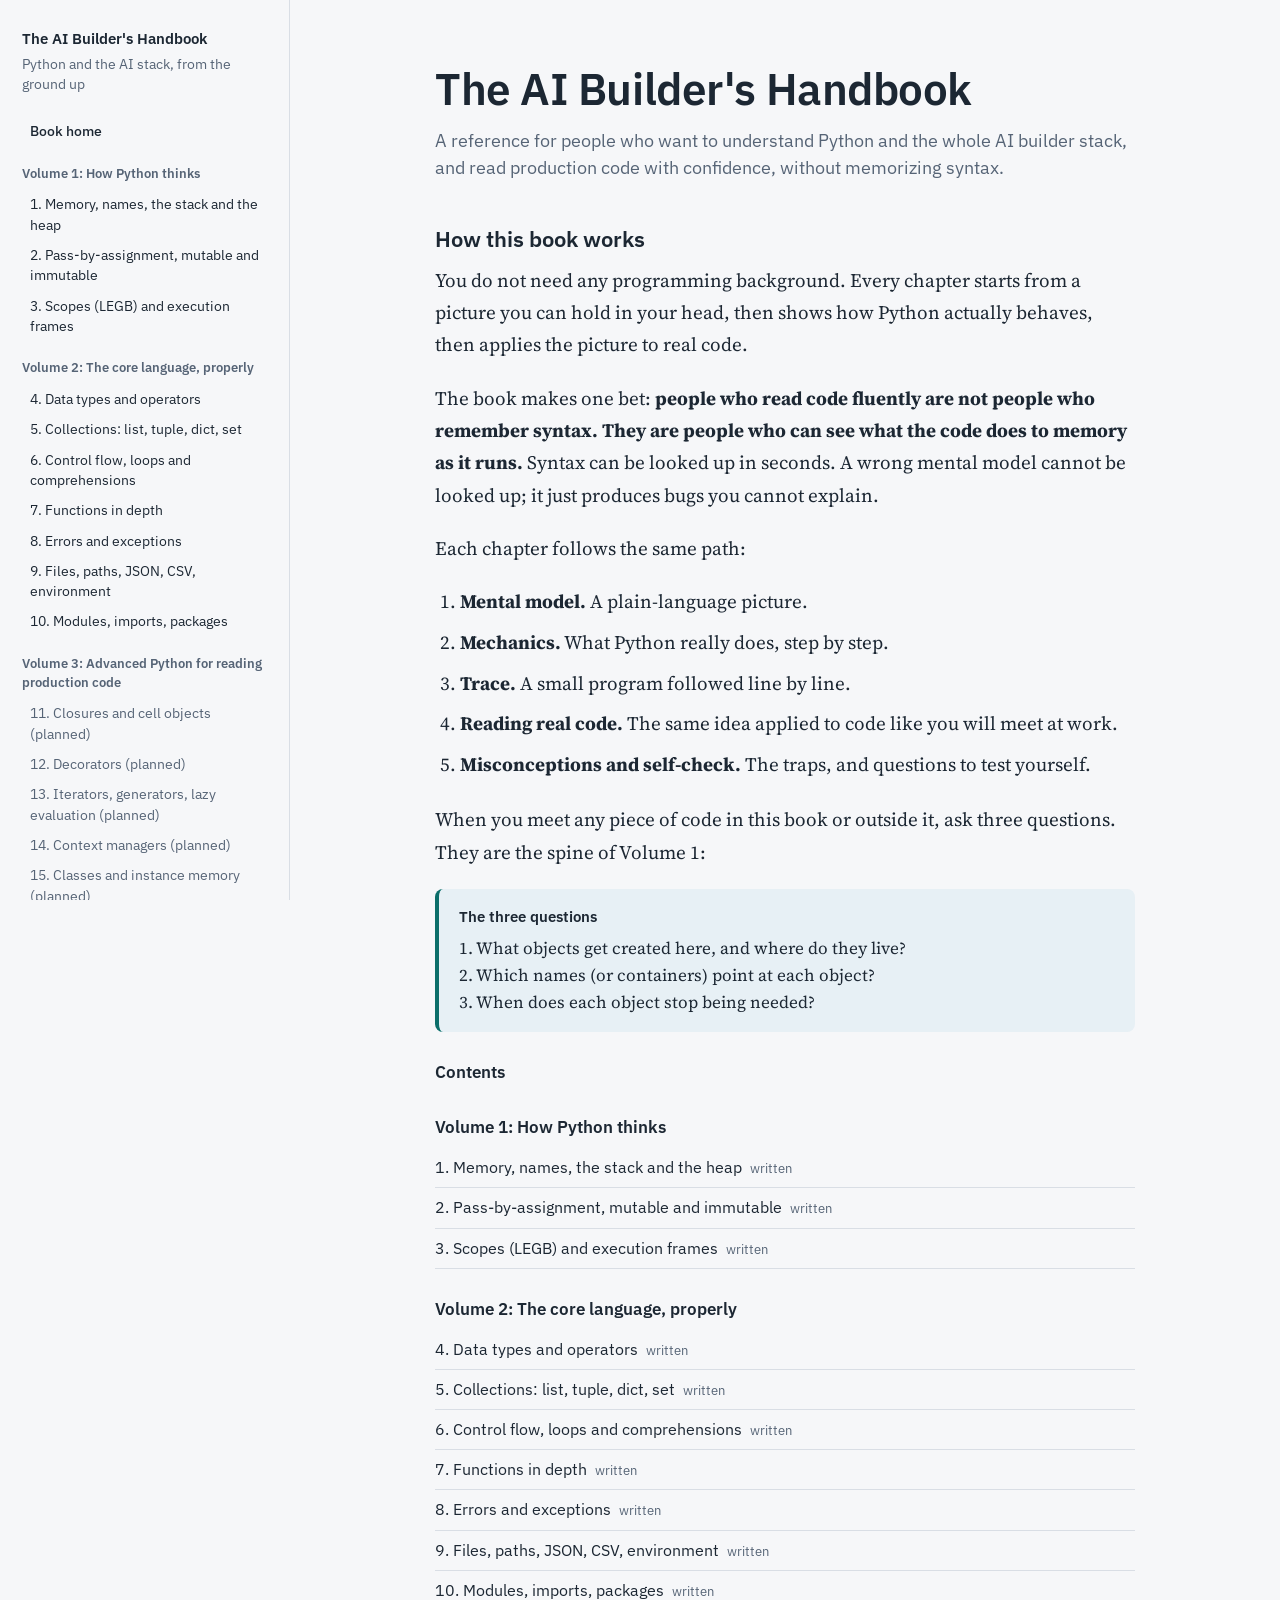
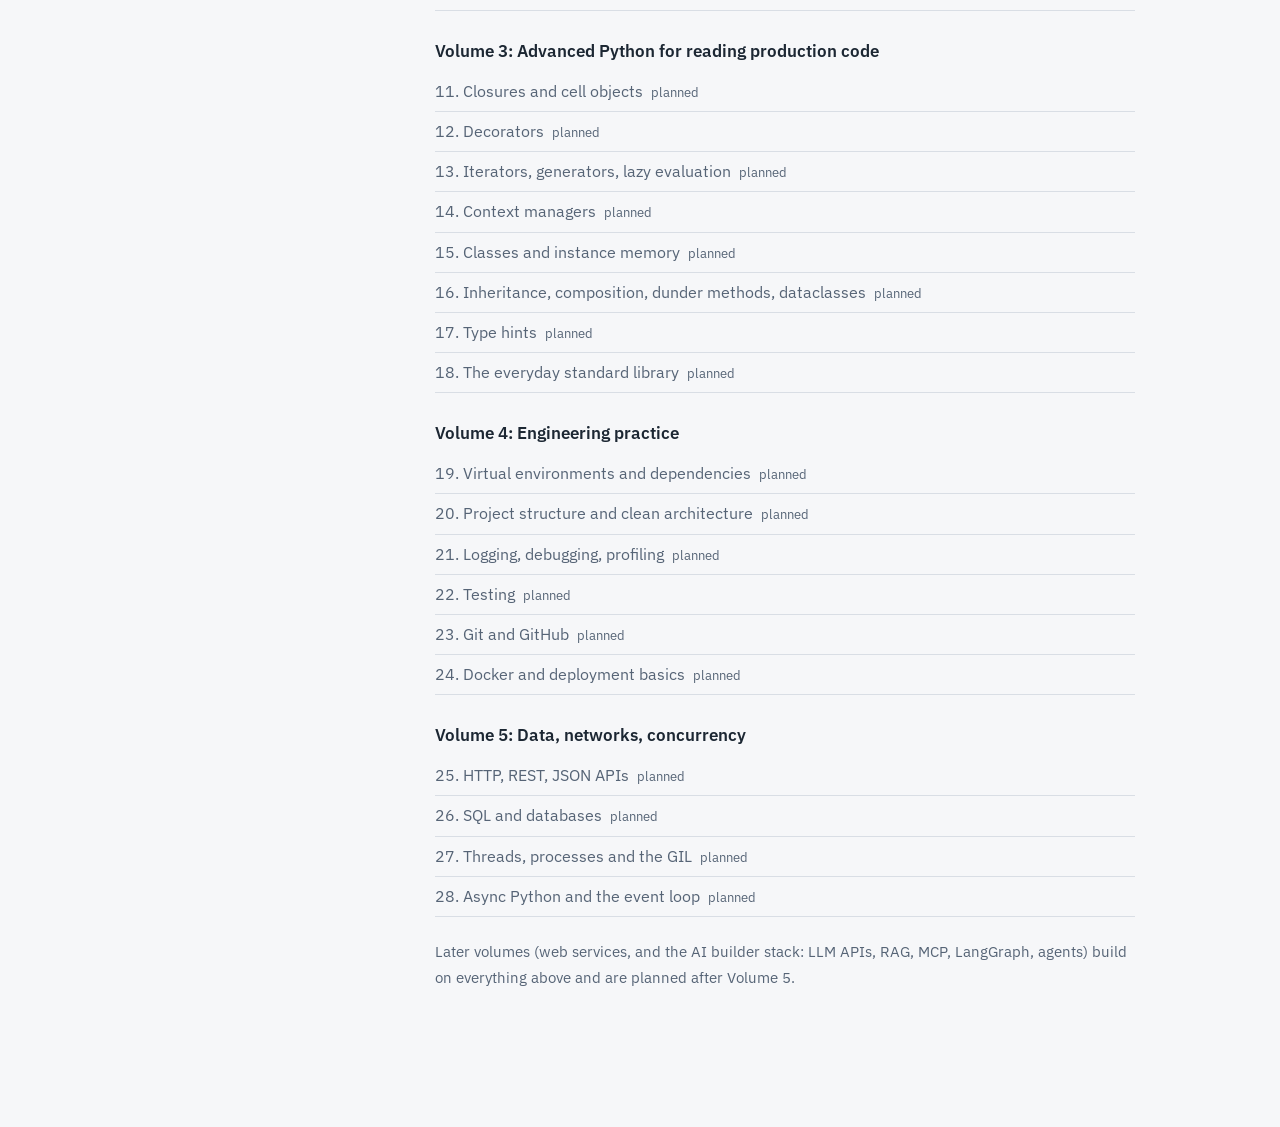
<file: index.html>
<!DOCTYPE html>
<html lang="en">
<head>
<meta charset="utf-8">
<meta name="viewport" content="width=device-width, initial-scale=1">
<title>The AI Builder's Handbook</title>
<link rel="preconnect" href="https://fonts.googleapis.com">
<link rel="preconnect" href="https://fonts.gstatic.com" crossorigin>
<link href="https://fonts.googleapis.com/css2?family=IBM+Plex+Sans:wght@400;500;600&family=JetBrains+Mono:wght@400;500&family=Source+Serif+4:ital,opsz,wght@0,8..60,400;0,8..60,600;1,8..60,400&display=swap" rel="stylesheet">
<style>

:root{
  --bg:#F6F7F9; --surface:#FFFFFF; --ink:#1C2733; --muted:#566476; --rule:#D9DEE5;
  --accent:#0B6E6A; --code-bg:#EDF1F5; --code-ink:#1C2733; --code-dim:#6B7887;
  --note-bg:#E7F0F5; --warn-bg:#FBF0E1; --warn:#8A5300;
  --oA:#0B6E6A; --oB:#8A5300; --oF:#4B5FA8;
  --serif:"Source Serif 4", Georgia, "Times New Roman", serif;
  --sans:"IBM Plex Sans", system-ui, -apple-system, "Segoe UI", sans-serif;
  --mono:"JetBrains Mono", ui-monospace, Menlo, Consolas, monospace;
}
@media (prefers-color-scheme: dark){
  :root:not([data-theme="light"]){
    --bg:#141A21; --surface:#1B232C; --ink:#E4E9EF; --muted:#9AA8B7; --rule:#2C3743;
    --accent:#5CC7C0; --code-bg:#0F151B; --code-ink:#E4E9EF; --code-dim:#7D8B99;
    --note-bg:#1B2A35; --warn-bg:#2E2414; --warn:#E5B067;
    --oA:#5CC7C0; --oB:#E5B067; --oF:#9DB0F0;
  }
}
:root[data-theme="dark"]{
  --bg:#141A21; --surface:#1B232C; --ink:#E4E9EF; --muted:#9AA8B7; --rule:#2C3743;
  --accent:#5CC7C0; --code-bg:#0F151B; --code-ink:#E4E9EF; --code-dim:#7D8B99;
  --note-bg:#1B2A35; --warn-bg:#2E2414; --warn:#E5B067;
  --oA:#5CC7C0; --oB:#E5B067; --oF:#9DB0F0;
}
*{box-sizing:border-box}
html{scroll-behavior:smooth}
@media (prefers-reduced-motion: reduce){html{scroll-behavior:auto}}
body{margin:0;background:var(--bg);color:var(--ink);font-family:var(--serif);font-size:19px;line-height:1.7}
a{color:var(--accent)}
:focus-visible{outline:3px solid var(--accent);outline-offset:2px;border-radius:3px}

.shell{display:grid;grid-template-columns:290px minmax(0,1fr);min-height:100vh}
.side{position:sticky;top:0;align-self:start;height:100vh;overflow-y:auto;padding:28px 22px;border-right:1px solid var(--rule);font-family:var(--sans);font-size:14px;line-height:1.45}
.side .book{font-weight:600;font-size:15px;margin:0 0 4px}
.side .sub{color:var(--muted);margin:0 0 22px}
.side h2{font-size:13px;font-weight:600;margin:20px 0 6px;color:var(--muted)}
.side ol,.side ul{list-style:none;margin:0;padding:0}
.side li{margin:0}
.side a{display:block;padding:5px 8px;border-radius:6px;color:var(--ink);text-decoration:none}
.side a:hover{background:var(--note-bg)}
.side .here>a{font-weight:600;color:var(--accent)}
.side .later{color:var(--muted);padding:5px 8px}
.side .inner{margin:2px 0 6px 10px;border-left:2px solid var(--rule)}
.side .inner a{padding:3px 8px;font-size:13px;color:var(--muted)}

main{padding:64px 32px 120px;display:flex;justify-content:center}
article{width:100%;max-width:700px}
.title h1{font-family:var(--sans);font-weight:600;font-size:clamp(30px,5vw,44px);line-height:1.12;letter-spacing:-0.01em;margin:0 0 14px}
.title p{font-family:var(--sans);font-size:18px;color:var(--muted);margin:0 0 6px;line-height:1.5}
h2.ch{font-family:var(--sans);font-size:clamp(26px,4vw,34px);font-weight:600;line-height:1.2;margin:72px 0 6px;letter-spacing:-0.005em}
.chsub{font-family:var(--sans);color:var(--muted);margin:0 0 30px;font-size:16px}
h3{font-family:var(--sans);font-size:22px;font-weight:600;line-height:1.3;margin:52px 0 10px;scroll-margin-top:20px}
h4{font-family:var(--sans);font-size:17px;font-weight:600;margin:28px 0 6px}
p{margin:0 0 1.1em}
ul.body,ol.body{margin:0 0 1.2em;padding-left:1.3em}
ul.body li,ol.body li{margin:0 0 .45em}
code{font-family:var(--mono);font-size:.82em;background:var(--code-bg);padding:.12em .38em;border-radius:4px}
pre{font-family:var(--mono);font-size:14.5px;line-height:1.6;background:var(--code-bg);color:var(--code-ink);padding:16px 18px;border-radius:8px;overflow-x:auto;margin:0 0 1.3em;tab-size:4}
pre code{background:none;padding:0;font-size:inherit}
.c{color:var(--code-dim)}
.box{border-radius:8px;padding:16px 20px;margin:0 0 1.4em;font-size:17px;line-height:1.6}
.box>*:last-child{margin-bottom:0}
.box .bt{font-family:var(--sans);font-weight:600;font-size:15px;margin:0 0 6px;display:block}
.mental{background:var(--note-bg);border-left:4px solid var(--accent)}
.fine{background:var(--warn-bg);border-left:4px solid var(--warn)}
.wrap{overflow-x:auto;margin:0 0 1.4em}
table{border-collapse:collapse;width:100%;font-family:var(--sans);font-size:15px;line-height:1.5}
th,td{text-align:left;vertical-align:top;padding:10px 12px;border-bottom:1px solid var(--rule)}
th{font-weight:600;background:var(--surface)}
hr{border:0;border-top:1px solid var(--rule);margin:56px 0 0}

/* the trace widget */
.trace{background:var(--surface);border:1px solid var(--rule);border-radius:10px;padding:18px;margin:0 0 1.6em;font-family:var(--sans)}
.trace-grid{display:grid;grid-template-columns:minmax(0,1.05fr) minmax(0,1fr);gap:16px}
.pane-t{font-size:13px;font-weight:600;color:var(--muted);margin:0 0 8px}
.codebox{font-family:var(--mono);font-size:13px;line-height:1.7;background:var(--code-bg);border-radius:8px;padding:8px 0;overflow-x:auto}
.cl{display:flex;white-space:pre;padding:0 12px 0 0}
.cl .n{width:34px;text-align:right;padding-right:12px;color:var(--code-dim);flex:none}
.cl.on{background:color-mix(in srgb, var(--accent) 20%, transparent);box-shadow:inset 3px 0 0 var(--accent)}
.stackcol,.heapcol{display:flex;flex-direction:column;gap:8px;min-height:60px}
.frame{border:2px solid var(--rule);border-radius:8px;padding:8px 10px;background:var(--bg)}
.frame.top{border-color:var(--accent)}
.frame .fn{font-family:var(--mono);font-size:13px;font-weight:500;margin-bottom:4px}
.var{display:flex;justify-content:space-between;gap:8px;font-family:var(--mono);font-size:13px;padding:2px 0}
.ref{font-weight:500}
.obj{border:1px solid var(--rule);border-left-width:5px;border-radius:8px;padding:8px 10px;background:var(--bg);font-family:var(--mono);font-size:13px}
.obj .ad{font-weight:500;font-size:12px}
.obj .ty{color:var(--muted);font-size:12px}
.obj .vl{margin-top:2px;word-break:break-word}
.obj.freed{opacity:.7;border-style:dashed}
.obj.freed .vl{text-decoration:line-through}
.obj.freed .fr{font-family:var(--sans);font-size:12px;font-weight:600;color:var(--warn)}
.cA{color:var(--oA);border-left-color:var(--oA)} .cB{color:var(--oB);border-left-color:var(--oB)} .cF{color:var(--oF);border-left-color:var(--oF)}
.obj .vl{color:var(--ink)}
.empty{color:var(--muted);font-size:14px;font-style:italic}
.narr{margin:14px 0 12px;font-size:16px;line-height:1.55;min-height:3.2em}
.ctl{display:flex;flex-wrap:wrap;align-items:center;gap:8px}
.ctl button{font-family:var(--sans);font-size:15px;font-weight:500;padding:8px 16px;border-radius:8px;border:1px solid var(--rule);background:var(--bg);color:var(--ink);cursor:pointer}
.ctl button.go{background:var(--accent);border-color:var(--accent);color:var(--surface)}
.ctl button:disabled{opacity:.45;cursor:not-allowed}
.ctl .cnt{margin-left:auto;font-size:14px;color:var(--muted)}
.cap{font-size:13px;color:var(--muted);margin:10px 0 0}

details.q{border:1px solid var(--rule);border-radius:8px;background:var(--surface);margin:0 0 12px}
details.q summary{cursor:pointer;padding:12px 16px;font-family:var(--sans);font-weight:500;font-size:16px;line-height:1.5}
details.q .ans{padding:0 16px 14px;font-size:17px}
details.q .ans>*:last-child{margin-bottom:0}
dl.gl{margin:0}
dl.gl dt{font-family:var(--sans);font-weight:600;font-size:16px;margin-top:14px}
dl.gl dd{margin:2px 0 0}

@media (max-width: 900px){
  .shell{grid-template-columns:1fr}
  .side{position:static;height:auto;border-right:0;border-bottom:1px solid var(--rule);padding:18px 20px}
  .side .toc-wrap{display:none}
  .side details.toc-m summary{cursor:pointer;font-weight:500}
  main{padding:36px 20px 90px}
  body{font-size:18px}
}
@media (min-width: 901px){ .side details.toc-m{display:none} }
@media (max-width: 640px){ .trace-grid{grid-template-columns:1fr} }
.obj .fr{font-family:var(--sans);font-size:12px;font-weight:600;margin-top:4px}
.obj .fr.chg{color:var(--accent)}
.obj .fr.tr{color:var(--muted)}
.obj .nm{font-family:var(--sans);font-size:12px;color:var(--muted);margin-top:4px;line-height:1.4}
.cC{color:var(--oF);border-left-color:var(--oF)}
.cD{color:var(--muted);border-left-color:var(--muted)}
.tabs{display:flex;flex-wrap:wrap;gap:8px;margin:0 0 14px}
.tabs button{font-family:var(--sans);font-size:14px;padding:6px 12px;border-radius:999px;border:1px solid var(--rule);background:var(--bg);color:var(--ink);cursor:pointer}
.tabs button[aria-pressed="true"]{background:var(--accent);border-color:var(--accent);color:var(--surface)}
.var .lit{color:var(--muted)}

:root{--ok:#1E7A3C;--err:#B3261E}
@media (prefers-color-scheme: dark){:root:not([data-theme="light"]){--ok:#7FD08A;--err:#F2A29B}}
:root[data-theme="dark"]{--ok:#7FD08A;--err:#F2A29B}
section.chapter[hidden]{display:none}
.wdg{margin:0 0 1.6em}
.panel{margin-bottom:12px}
.pcol{display:flex;flex-direction:column;gap:8px}
.bx{border:2px solid var(--rule);border-radius:8px;padding:8px 10px;background:var(--bg)}
.bx .bh{font-family:var(--mono);font-size:13px;font-weight:500;margin-bottom:4px;word-break:break-word}
.bx.hi{border-color:var(--accent)}
.bx.ok{border-color:var(--ok)}
.bx.err{border-color:var(--err)}
.bx.warn{border-color:var(--warn)}
.bx.dim{opacity:.62;border-style:dashed}
.bx .bn{font-family:var(--sans);font-size:12px;color:var(--muted);margin-top:4px;line-height:1.4}
.var .rk.hi,.var .rv.hi,.txt.hi{color:var(--accent);font-weight:600}
.rv.ok,.rk.ok,.txt.ok{color:var(--ok);font-weight:600}
.rv.err,.rk.err,.txt.err{color:var(--err);font-weight:600}
.rv.warn,.rk.warn,.txt.warn{color:var(--warn)}
.rv.dim,.rk.dim,.txt.dim{color:var(--muted)}
.rv{font-weight:500;text-align:right;word-break:break-word}
.txt{font-family:var(--mono);font-size:13px;padding:2px 0;word-break:break-word}
.bx .empty{font-size:13px}
.menu-btn{display:none;font-family:var(--sans);font-size:14px;font-weight:500;padding:6px 12px;border-radius:8px;border:1px solid var(--rule);background:var(--bg);color:var(--ink);cursor:pointer;margin-top:10px}
.side nav .vol{font-size:13px;font-weight:600;color:var(--muted);margin:18px 0 6px}
.side nav a.cl-l{display:block;padding:5px 8px;border-radius:6px;color:var(--ink);text-decoration:none}
.side nav a.cl-l:hover{background:var(--note-bg)}
.side nav a.cl-l.cur{font-weight:600;color:var(--accent)}
.side nav a.cl-l.plan{color:var(--muted)}
.side nav .sub{list-style:none;margin:2px 0 6px 10px;padding:0 0 0 0;border-left:2px solid var(--rule)}
.side nav .sub a{display:block;padding:3px 8px;font-size:13px;color:var(--muted);text-decoration:none;border-radius:6px}
.side nav .sub a:hover{background:var(--note-bg)}
.side nav .homelink{display:block;padding:5px 8px;border-radius:6px;text-decoration:none;color:var(--ink);font-weight:500}
.chnav{display:flex;justify-content:space-between;gap:12px;margin:56px 0 0;padding-top:20px;border-top:1px solid var(--rule);font-family:var(--sans);font-size:15px}
.chnav a{display:block;padding:12px 16px;border:1px solid var(--rule);border-radius:8px;text-decoration:none;color:var(--ink);background:var(--surface);max-width:48%}
.chnav a small{display:block;color:var(--muted);font-size:12px;margin-bottom:2px}
.chnav a:hover{border-color:var(--accent)}
.homelist h4{margin:26px 0 6px}
.homelist a{display:block;padding:6px 0;text-decoration:none;font-family:var(--sans);font-size:16px;color:var(--ink);border-bottom:1px solid var(--rule)}
.homelist a span{color:var(--muted);font-size:13px;margin-left:8px}
.homelist a.plan{color:var(--muted)}
@media (max-width:900px){
  .side nav{display:none}
  .side.open nav{display:block}
  .menu-btn{display:inline-block}
}

</style>
</head>
<body>
<div class="shell">
<aside class="side" id="side" aria-label="Book contents">
  <p class="book">The AI Builder's Handbook</p>
  <p class="sub">Python and the AI stack, from the ground up</p>
  <button type="button" class="menu-btn" id="menu-btn">Contents</button>
  <nav id="nav"></nav>
</aside>
<main>
<article>
<section class="chapter" id="home" hidden>
<header class="title">
  <h1>The AI Builder's Handbook</h1>
  <p>A reference for people who want to understand Python and the whole AI builder stack, and read production code with confidence, without memorizing syntax.</p>
</header>

<h3 id="how" style="margin-top:44px">How this book works</h3>
<p>You do not need any programming background. Every chapter starts from a picture you can hold in your head, then shows how Python actually behaves, then applies the picture to real code.</p>
<p>The book makes one bet: <strong>people who read code fluently are not people who remember syntax. They are people who can see what the code does to memory as it runs.</strong> Syntax can be looked up in seconds. A wrong mental model cannot be looked up; it just produces bugs you cannot explain.</p>
<p>Each chapter follows the same path:</p>
<ol class="body">
  <li><strong>Mental model.</strong> A plain-language picture.</li>
  <li><strong>Mechanics.</strong> What Python really does, step by step.</li>
  <li><strong>Trace.</strong> A small program followed line by line.</li>
  <li><strong>Reading real code.</strong> The same idea applied to code like you will meet at work.</li>
  <li><strong>Misconceptions and self-check.</strong> The traps, and questions to test yourself.</li>
</ol>
<p>When you meet any piece of code in this book or outside it, ask three questions. They are the spine of Volume 1:</p>
<div class="box mental"><span class="bt">The three questions</span>
<p>1. What objects get created here, and where do they live?<br>
2. Which names (or containers) point at each object?<br>
3. When does each object stop being needed?</p></div>


<div class="homelist" id="home-list"></div>
</section>
<section class="chapter" id="chapter-1" hidden>
<h2 class="ch">Chapter 1: Memory, names, the stack and the heap</h2>
<p class="chsub">Volume 1: Python memory and core mechanics</p>

<h3 id="s1">1.1 What a program is</h3>
<p>A program is a list of instructions the computer follows one at a time, plus the data those instructions work on. The computer keeps that data in <strong>memory</strong> (also called RAM).</p>
<p>Picture memory as an enormous warehouse of numbered shelves. Each shelf has a number, called its <strong>address</strong>. Something you want to keep goes on a shelf; to use it later you need to know which shelf. When the program ends, the warehouse is cleared.</p>
<p>Everything Python does comes down to four moves:</p>
<ul class="body">
  <li>put a piece of data into memory,</li>
  <li>remember where you put it,</li>
  <li>look at it or change it,</li>
  <li>throw it away when nobody needs it.</li>
</ul>
<p>This chapter is about those four moves. Get them right and most later topics (mutability, closures, generators, async, agent state) become variations on a theme you already understand.</p>

<h3 id="s2">1.2 Objects: everything is a thing in memory</h3>
<p>In Python, every piece of data is an <strong>object</strong>. A number is an object. A piece of text is an object. A list is an object. Even a function is an object. Each object has three properties:</p>
<ul class="body">
  <li><strong>Identity:</strong> which shelf it sits on. It never changes for the life of the object.</li>
  <li><strong>Type:</strong> what kind of thing it is (number, text, list).</li>
  <li><strong>Value:</strong> what it currently contains.</li>
</ul>
<p>You can ask Python for all three:</p>
<pre><code>price = 250
print(type(price))   <span class="c"># &lt;class 'int'&gt;  -> the type</span>
print(id(price))     <span class="c"># a big number      -> the identity (in CPython, its memory address)</span>
print(price)         <span class="c"># 250               -> the value</span></code></pre>
<p>You will almost never call <code>id()</code> in real work. It is a flashlight for learning: it lets you check whether two names point at the same object.</p>

<h3 id="s3">1.3 Names are labels, not boxes</h3>
<p>Most people picture a variable as a box with a value inside. In Python that picture is wrong, and the wrong picture causes real bugs. The right picture:</p>
<div class="box mental"><span class="bt">Mental model</span>
<p>A variable is a <strong>name tag</strong> (a label). The object sits on a shelf. The name tag points to the shelf. Assigning with <code>=</code> means "stick this label on that object". It never copies the object.</p></div>
<p>So <code>price = 250</code> does two things: it creates the object <code>250</code>, then attaches the label <code>price</code> to it. Now watch what a second label does:</p>
<pre><code>a = [1, 2, 3]     <span class="c"># create a list object, stick label a on it</span>
b = a             <span class="c"># stick a second label b on the SAME object. No copy.</span>
c = [1, 2, 3]     <span class="c"># create a NEW list object with equal contents, label c</span>

print(a == b)     <span class="c"># True   same value</span>
print(a is b)     <span class="c"># True   same object</span>
print(a == c)     <span class="c"># True   same value</span>
print(a is c)     <span class="c"># False  different objects that happen to look alike</span></code></pre>
<p>Two comparison tools, two different questions. <code>==</code> asks "do these have the same value?" <code>is</code> asks "are these literally the same object?" Twins are <code>==</code>. One person with two nicknames is <code>is</code>.</p>

<h3 id="s4">1.4 The heap: where objects live</h3>
<p>The <strong>heap</strong> is the big open area of memory where all objects are stored. It has no tidy order. What matters is how long things stay there:</p>
<div class="box mental"><span class="bt">Rule of the heap</span>
<p>An object stays alive as long as at least one label (or container) points to it. When the last pointer goes away, Python frees the object.</p></div>
<p>Python tracks this with a <strong>reference count</strong>: every object carries a tally of how many things point at it. A new label adds one. Removing a label subtracts one. At zero, the object is deleted on the spot.</p>
<pre><code>import sys
data = [10, 20, 30]
alias = data
print(sys.getrefcount(data))   <span class="c"># 3, not 2: passing it to the function adds one temporary reference</span>
del alias                      <span class="c"># remove one label</span>
print(sys.getrefcount(data))   <span class="c"># 2</span></code></pre>
<p><strong>Containers hold pointers too.</strong> A list does not contain its items the way a bag contains apples. It holds a row of pointers to objects elsewhere on the heap. The list <code>[10, 20, 30]</code> is one object holding three arrows. This is why a list can hold different types, and why two lists can share an item. It also matters a great deal in Chapter 2.</p>
<p>(Rarely, objects point at each other in a circle and their counts never reach zero. Python runs a separate cleanup, the <strong>garbage collector</strong>, to catch those. For now, reference counting is the picture to keep.)</p>

<h3 id="s5">1.5 The call stack: the workspace for each function call</h3>
<p>A function call is a small errand. When Python starts one, it creates a <strong>frame</strong>: a private workspace that holds that call's local names and remembers which line it is on. Frames are stacked like plates: a new call goes on top, and the top plate is always the one being worked on. This is the <strong>call stack</strong>, and it works last-in, first-out.</p>
<ul class="body">
  <li>Function A calls function B: B's frame goes on top of A's.</li>
  <li>B finishes (returns): B's frame is removed and all its local names disappear.</li>
  <li>Control drops back to A, exactly where it left off.</li>
</ul>
<p>The key sentence of this chapter: <strong>names live in frames; objects live on the heap; names point at objects.</strong> When a frame disappears, its names disappear, and each object loses one pointer. Objects that lose their last pointer are freed. Objects someone else still points at survive.</p>
<div class="box fine"><span class="bt">A note on accuracy</span>
<p>The stack-and-heap picture is the standard mental model and it predicts Python's behavior correctly. The exact machinery in CPython (the standard Python) is more detailed. For example, names at the top level of a file live in a dictionary that lasts the whole program, so the bottom "module" frame is a simplification. Also, small integers (from -5 to 256) and some short strings are pre-made and shared, so they are never freed. None of this changes how you should reason about your code.</p></div>

<h4>Reading a traceback is reading the stack</h4>
<p>When Python crashes, it prints the call stack for you. Read it from the bottom up: the last line is the error, the line above it is where it happened, and the lines above that show how you got there.</p>
<pre><code>Traceback (most recent call last):
  File "app.py", line 12, in &lt;module&gt;        <span class="c"># bottom frame: the file itself</span>
    build_report(data)
  File "app.py", line 8, in build_report      <span class="c"># called by the frame above</span>
    total = compute_total(rows)
  File "app.py", line 3, in compute_total     <span class="c"># top frame: where it crashed</span>
    return sum(r["amount"] for r in rows)
KeyError: 'amount'                            <span class="c"># what went wrong</span></code></pre>
<p>That is a picture of the stack at the moment of failure: <code>&lt;module&gt;</code> called <code>build_report</code>, which called <code>compute_total</code>, which hit a row with no <code>"amount"</code> key.</p>

<h3 id="s6">1.6 Watch it happen</h3>
<p>Below is a small program. Step through it. The left side shows the code line being run. The middle-left column is the call stack (newest frame on top). The right column is the heap. Each object has a color and a made-up address; a name in a frame is shown with the same color as the object it points to.</p>

<div class="wdg" data-w="ch1-trace"></div>

<p>Here is the same run in words:</p>
<ol class="body">
  <li>The <code>def</code> line created a function <em>object</em> on the heap and attached the name <code>make_scores</code> to it. Functions are objects like everything else.</li>
  <li>Calling <code>make_scores()</code> pushes a new frame on the stack.</li>
  <li><code>scores = [90, 85]</code> creates a list on the heap. The name <code>scores</code>, living in the new frame, points at it.</li>
  <li><code>total = sum(scores) * 10</code> computes a new number, 1750, on the heap. The name <code>total</code> points at it.</li>
  <li><code>return scores</code> hands the list's address back to the caller and removes the frame. Both local names vanish. The number 1750 now has zero pointers, so it is freed. The list is held in transit, so it survives.</li>
  <li>The caller attaches <code>result</code> to that list. Now the list has a permanent owner.</li>
  <li><code>result.append(70)</code> changes the list <em>in place</em>. Same object, same address, new contents.</li>
</ol>

<h3 id="s7">1.7 The big consequence: sharing and mutation</h3>
<p>Because assignment copies pointers, not objects, two names can point at one object. If the object can be changed, everyone holding a pointer sees the change.</p>
<pre><code>def add_bonus(scores):
    scores.append(100)      <span class="c"># changes the object that scores points at</span>

marks = [90, 85]
add_bonus(marks)
print(marks)                <span class="c"># [90, 85, 100]  the caller sees the change</span></code></pre>
<p>When <code>add_bonus(marks)</code> runs, a new frame is created and its name <code>scores</code> is attached to the <em>same list</em> that <code>marks</code> points to. There is one list and two labels in two different frames. Changing the list through either label changes it for both. Nothing was copied.</p>
<p>Now compare with re-pointing a label:</p>
<pre><code>def replace(scores):
    scores = [1]            <span class="c"># moves the local label to a brand-new list</span>

marks = [90, 85]
replace(marks)
print(marks)                <span class="c"># [90, 85]  untouched</span></code></pre>
<p>Here the function did not change the list. It moved its own label onto a different object. The caller's label never moved. The whole distinction between <strong>changing an object</strong> (mutation) and <strong>moving a label</strong> (rebinding) is the subject of Chapter 2, and it explains a large share of surprising Python behavior.</p>

<h3 id="s8">1.8 Reading real code with this lens</h3>
<p>Here is the kind of code you will meet in production: a small cache that avoids reloading expensive reports.</p>
<pre><code>class ReportCache:
    def __init__(self):
        self._store = {}

    def get(self, key, loader):
        if key not in self._store:
            self._store[key] = loader(key)
        return self._store[key]

cache = ReportCache()</code></pre>
<p>You do not need to know what a class is yet. Ask the three questions:</p>
<ol class="body">
  <li><strong>What objects are created?</strong> One <code>ReportCache</code> object (from <code>ReportCache()</code>), one dictionary inside it (<code>{}</code>), and, on every new key, whatever <code>loader(key)</code> returns.</li>
  <li><strong>What points at them?</strong> The module-level name <code>cache</code> points at the cache object. The cache object points at the dictionary through <code>_store</code>. The dictionary points at every loaded report.</li>
  <li><strong>When are they freed?</strong> The report objects are freed when the dictionary stops pointing at them. But nothing here ever removes an entry. And <code>cache</code> lives at module level for the whole program.</li>
</ol>
<p>Conclusion, without running anything: <strong>every report ever loaded stays in memory until the program exits.</strong> In a long-running service this is a classic memory leak. That is not syntax knowledge; it is the three questions applied to a dozen lines. Real fixes (a size limit, an expiry, weak references) all follow from the same picture.</p>

<h3 id="s9">1.9 Common misconceptions</h3>
<div class="wrap"><table>
  <thead><tr><th>What people assume</th><th>What actually happens</th></tr></thead>
  <tbody>
    <tr><td>A variable holds a value.</td><td>A name holds a reference (a pointer) to an object that holds the value.</td></tr>
    <tr><td><code>b = a</code> copies the data.</td><td>It attaches a second label to the same object. Nothing is copied.</td></tr>
    <tr><td>When a function ends, its data is gone.</td><td>Its names are gone. Objects survive if anything else still points at them, such as the returned value or a longer-lived container.</td></tr>
    <tr><td><code>is</code> and <code>==</code> are the same.</td><td><code>==</code> compares values; <code>is</code> compares identity. Use <code>is</code> mainly for <code>None</code> checks.</td></tr>
    <tr><td>Memory is freed when I stop using a name.</td><td>Only when the object's pointer count reaches zero. A forgotten reference in a list, dict, cache or global keeps it alive.</td></tr>
  </tbody>
</table></div>

<h3 id="s10">1.10 Check yourself</h3>
<p>Try to answer before you open each one.</p>

<details class="q"><summary>If two functions' frames each hold a name pointing at the same list, and one function appends to the list, does the other function see it?</summary>
<div class="ans"><p>Yes. There is one list object on the heap and two labels pointing at it. An in-place change through either label is visible through both.</p></div></details>

<details class="q"><summary>What does this print? <code>x = [1, 2]</code>, then <code>y = x</code>, then <code>y = [3]</code>, then <code>print(x)</code></summary>
<div class="ans"><p><code>[1, 2]</code>. The line <code>y = [3]</code> creates a new list and moves the label <code>y</code> onto it. It does not touch the original list, which <code>x</code> still points at.</p></div></details>

<details class="q"><summary>With <code>a = [1]</code> and <code>b = [1]</code>, what are <code>a == b</code> and <code>a is b</code>?</summary>
<div class="ans"><p><code>True</code> and <code>False</code>. Two separate list objects with equal contents.</p></div></details>

<details class="q"><summary>A list is referenced by the name <code>result</code> only. You run <code>del result</code>. What happens to the list?</summary>
<div class="ans"><p>Its reference count drops to zero and Python frees it immediately.</p></div></details>

<details class="q"><summary>In the <code>ReportCache</code> example, what keeps loaded reports alive?</summary>
<div class="ans"><p>The dictionary <code>_store</code> holds a pointer to each one, the cache object holds the dictionary, and the module-level name <code>cache</code> holds the cache object for the whole program.</p></div></details>

<h3 id="s11">1.11 Chapter recap and glossary</h3>
<ul class="body">
  <li>Every piece of data is an object with an identity, a type and a value.</li>
  <li>A name is a label pointing at an object. Assignment attaches labels; it never copies.</li>
  <li>Objects live on the heap and survive as long as something points at them.</li>
  <li>Each function call gets a frame on the call stack; the frame's names die when the call returns.</li>
  <li>To understand any code, ask: what is created, who points at it, and when is it released?</li>
</ul>

<dl class="gl">
  <dt>Object</dt><dd>A piece of data in memory with an identity, a type and a value.</dd>
  <dt>Name (variable)</dt><dd>A label that points at an object.</dd>
  <dt>Reference</dt><dd>A pointer from a name or container to an object.</dd>
  <dt>Heap</dt><dd>The region of memory where objects live.</dd>
  <dt>Call stack</dt><dd>The last-in, first-out pile of frames, one per active function call.</dd>
  <dt>Frame</dt><dd>The private workspace of one function call: its local names and current position.</dd>
  <dt>Reference count</dt><dd>How many pointers an object currently has. At zero it is freed.</dd>
  <dt>Garbage collector</dt><dd>The cleanup that also frees objects trapped in reference cycles.</dd>
  <dt>Mutation</dt><dd>Changing an object in place, so every holder of a pointer sees the change.</dd>
  <dt>Rebinding</dt><dd>Moving a name to point at a different object, leaving the old object alone.</dd>
</dl>

<div class="box mental" style="margin-top:36px"><span class="bt">Next: <a href="#ch2">Chapter 2</a></span>
<p>Pass-by-assignment, mutable and immutable objects. Why some objects can be changed in place and others cannot, and how that decides what happens when you pass something into a function.</p></div>


</section>
<section class="chapter" id="chapter-2" hidden>
<h2 class="ch">Chapter 2: Pass-by-assignment, mutable and immutable objects</h2>
<p class="chsub">Volume 1: Python memory and core mechanics</p>

<p>Chapter 1 gave you the picture: names are labels, objects live on the heap, frames hold names, and an object lives as long as something points at it. This chapter puts that picture to work on the question that causes more Python confusion than any other:</p>
<div class="box mental"><span class="bt">The question</span>
<p>When I hand something to a function, can the function change my original? Sometimes yes and sometimes no, and it can feel random. It is not random. Two ideas explain every case: <strong>how the object is handed over</strong>, and <strong>whether that kind of object can be edited at all</strong>.</p></div>

<h3 id="c2-1">2.1 How arguments are handed over: pass-by-assignment</h3>
<p>Programming languages tend to use one of two conventions for handing data to a function:</p>
<ul class="body">
  <li><strong>Pass by value:</strong> the function gets a photocopy. Whatever it does to the copy, your original is safe.</li>
  <li><strong>Pass by reference:</strong> the function gets your actual variable. It can even repoint your variable to something else.</li>
</ul>
<p>Python does neither. It does exactly what a plain assignment would do:</p>
<div class="box mental"><span class="bt">Mental model</span>
<p>Calling <code>f(x)</code> is the same as writing <code>parameter = x</code> inside a fresh frame. The parameter is a <strong>new label stuck onto the same object</strong> your own name points at. No copy is made, and the function cannot move your label.</p></div>
<p>This convention is called <strong>pass-by-assignment</strong> (you will also see "pass by object reference" or "call by sharing"). When a call happens, Python does four things:</p>
<ol class="body">
  <li>Looks at each argument and finds the object it refers to.</li>
  <li>Creates a new frame on the call stack.</li>
  <li>For each parameter, attaches the parameter's name to the matching object. Nothing is copied.</li>
  <li>Runs the function body inside that frame.</li>
</ol>
<p>The consequence is that the caller and the function now <strong>share</strong> the object. Inside the function there are only two things you can do with a parameter, and they behave completely differently:</p>
<ul class="body">
  <li><strong>Mutate the object</strong> (edit it in place). Everyone who points at it sees the change, the caller included.</li>
  <li><strong>Rebind the name</strong> (move the parameter's label onto another object). That only moves the function's own label. The caller never notices.</li>
</ul>
<p>Whether mutation is even possible depends on the object. That is the second idea.</p>

<h3 id="c2-2">2.2 Mutable and immutable objects</h3>
<p>An object is <strong>immutable</strong> if it can never be edited after it is created. Its value is fixed for life. An object is <strong>mutable</strong> if it can be edited in place: same object, same identity, new contents.</p>
<div class="wrap"><table>
  <thead><tr><th>Immutable (cannot be edited)</th><th>Mutable (can be edited in place)</th></tr></thead>
  <tbody>
    <tr><td><code>int</code>, <code>float</code>, <code>bool</code>, <code>complex</code></td><td><code>list</code></td></tr>
    <tr><td><code>str</code> (text), <code>bytes</code></td><td><code>dict</code></td></tr>
    <tr><td><code>tuple</code>, <code>frozenset</code>, <code>range</code></td><td><code>set</code>, <code>bytearray</code></td></tr>
    <tr><td><code>None</code></td><td>Instances of classes you or a library define (by default)</td></tr>
  </tbody>
</table></div>
<p>Use <code>id()</code> from Chapter 1 to see the difference with your own eyes:</p>
<pre><code>n = 1000
print(id(n))
n = n + 1
print(id(n))          <span class="c"># a DIFFERENT id: 1001 is a new object; the old 1000 was not touched</span>

items = ["a", "b"]
print(id(items))
items.append("c")
print(id(items))      <span class="c"># the SAME id: one object, edited in place</span></code></pre>
<p>Text is the case that surprises people most, because it feels editable:</p>
<pre><code>name = "alice"
name[0] = "A"                 <span class="c"># TypeError: 'str' object does not support item assignment</span>
name = "A" + name[1:]         <span class="c"># works, but builds a NEW string and moves the label</span>
print(name.upper())           <span class="c"># also builds a new string; name itself is unchanged</span></code></pre>
<p>Two clarifications that save real confusion:</p>
<ul class="body">
  <li><strong>"Immutable" describes the object, never the name.</strong> A name can always be moved to point somewhere else. What you cannot do is edit the object it pointed at.</li>
  <li><strong>Never use <code>is</code> to compare numbers or text.</strong> Python sometimes reuses equal immutable objects (small numbers, some strings) and sometimes does not, so <code>is</code> can give answers that vary between runs and versions. Use <code>==</code> for values. Use <code>is</code> for <code>None</code> and for asking "the very same object?".</li>
</ul>

<h3 id="c2-3">2.3 Watch it happen: five scenarios</h3>
<p>Pick a scenario and step through it. Pay attention to the "names pointing here" count on each heap object, and to which object each name in each frame points at. Addresses are made up for illustration; small numbers like 1 and 2 are shown inline to keep the focus on the list.</p>

<div class="wdg" data-w="ch2-trace"></div>

<p>The four situations compress into one table. Learn this table and you can predict what any function will do to what you pass in:</p>
<div class="wrap"><table>
  <thead><tr><th>Object type</th><th>What the function does</th><th>Does the caller see a change?</th></tr></thead>
  <tbody>
    <tr><td>Mutable (list, dict, set)</td><td>Edits it in place: <code>append</code>, <code>update</code>, <code>x[i] = v</code></td><td><strong>Yes.</strong> One object, shared.</td></tr>
    <tr><td>Mutable (list, dict, set)</td><td>Rebinds the parameter: <code>param = something_new</code></td><td><strong>No.</strong> Only the local label moved.</td></tr>
    <tr><td>Immutable (int, str, tuple)</td><td>Tries to "change" it: <code>n = n + 1</code>, <code>s = s.upper()</code></td><td><strong>No.</strong> A new object is built and only the local label moves.</td></tr>
    <tr><td>Immutable (int, str, tuple)</td><td>Tries to edit in place</td><td>Impossible; Python raises an error.</td></tr>
  </tbody>
</table></div>
<div class="box mental"><span class="bt">The rule</span>
<p>The caller sees a change only when the function <strong>mutates an object that both sides can reach</strong>. Rebinding a name never crosses the frame boundary.</p></div>

<h3 id="c2-4">2.4 Two kinds of <code>+=</code></h3>
<p>Here is a detail that separates people who have memorized rules from people who have a mental model. Both snippets below add <code>3</code> to a list, and they behave differently:</p>
<pre><code>a = [1, 2]
b = a
a = a + [3]        <span class="c"># builds a NEW list [1, 2, 3], then moves label a onto it</span>
print(b)           <span class="c"># [1, 2]      b still points at the old list</span>

a = [1, 2]
b = a
a += [3]           <span class="c"># asks the list to extend ITSELF, in place</span>
print(b)           <span class="c"># [1, 2, 3]   same object, so b sees it</span></code></pre>
<p>The rule: <code>a += x</code> first offers the object a chance to update itself in place. Lists accept, so the same list is edited. Numbers and text cannot be edited, so Python falls back to <code>a = a + x</code>: a new object, and the label moves. So <code>+=</code> on a number is always a rebinding, while <code>+=</code> on a list is a mutation. When you see <code>+=</code> applied to a function <em>parameter</em>, check what type it is, because it may be quietly changing the caller's data.</p>

<h3 id="c2-5">2.5 Immutability is shallow</h3>
<p>Chapter 1 established that a container holds <em>pointers</em> to objects, not the objects themselves. That matters here. A tuple is immutable, which means its row of pointers can never be changed: no pointer can be added, removed or re-aimed. It says nothing about the objects at the other end of those pointers.</p>
<pre><code>record = ("Q3", [10, 20])
record[1].append(30)         <span class="c"># works: we edited the LIST; the tuple's pointers are unchanged</span>
print(record)                <span class="c"># ('Q3', [10, 20, 30])</span>
record[0] = "Q4"             <span class="c"># TypeError: a tuple's pointers cannot be re-aimed</span></code></pre>
<p>So "this tuple is immutable" is a weaker promise than it sounds if the tuple holds mutable objects. Only when everything reachable is immutable is the whole structure truly frozen.</p>

<h4>Why the distinction exists: dictionary keys</h4>
<p>A dictionary finds entries by computing a fingerprint (a <em>hash</em>) from the key's value and using it to decide where to store the entry. If a key could change after being stored, its fingerprint would change and the dictionary would look in the wrong place and lose the entry. So Python only allows <strong>hashable</strong> objects as keys, which in practice means immutable ones:</p>
<pre><code>prices = {("AAPL", "NASDAQ"): 190}     <span class="c"># fine: a tuple of text is immutable</span>
prices = {["AAPL", "NASDAQ"]: 190}     <span class="c"># TypeError: unhashable type: 'list'</span></code></pre>
<p>Immutability also makes sharing safe: many names can point at one immutable object with no risk that one holder changes it under another's feet. That is why Python can reuse small numbers and strings freely.</p>

<h3 id="c2-6">2.6 Copying: alias, shallow copy, deep copy</h3>
<p>Because <code>b = a</code> does not copy, Python gives you separate tools for real copies. There are three levels, and confusing them is a top source of bugs:</p>
<div class="wrap"><table>
  <thead><tr><th>Operation</th><th>What is created</th><th>Inner objects</th></tr></thead>
  <tbody>
    <tr><td><code>b = a</code> (alias)</td><td>Nothing. A second label.</td><td>All shared</td></tr>
    <tr><td><code>a.copy()</code>, <code>list(a)</code>, <code>a[:]</code>, <code>dict(a)</code> (shallow copy)</td><td>A new outer container</td><td>Shared with the original</td></tr>
    <tr><td><code>copy.deepcopy(a)</code> (deep copy)</td><td>A new outer container and new copies of everything inside</td><td>Not shared</td></tr>
  </tbody>
</table></div>
<pre><code>import copy
a = [[0], [0]]
alias   = a                    <span class="c"># same list</span>
shallow = a.copy()             <span class="c"># new outer list, SAME two inner lists</span>
deep    = copy.deepcopy(a)     <span class="c"># new outer list AND new inner lists</span></code></pre>
<p>Open the fifth scenario tab ("Shallow copy") in the trace above to watch a shallow copy share its rows with the original. A shallow copy protects you from changes to the <em>outer</em> list (adding or removing rows) but not from edits to the rows themselves.</p>

<h4>A classic trap: the shared row</h4>
<pre><code>grid = [[0] * 3] * 3          <span class="c"># WRONG</span>
grid[0][0] = 1
print(grid)                   <span class="c"># [[1, 0, 0], [1, 0, 0], [1, 0, 0]]  all rows changed!</span>

grid = [[0] * 3 for _ in range(3)]   <span class="c"># RIGHT</span></code></pre>
<p>Why? <code>[row] * 3</code> repeats the <em>pointer</em>, not the row: one row object, three arrows pointing at it. Changing "row 0" changes the only row there is. The second version runs the expression <code>[0] * 3</code> afresh on every pass, so it creates three separate rows. (List comprehensions like this get their full explanation in Chapter 6.)</p>

<h3 id="c2-7">2.7 The default-argument trap</h3>
<p>This is the single most-quoted Python gotcha, and the mental model explains it completely. Consider:</p>
<pre><code>def add(item, bucket=[]):
    bucket.append(item)
    return bucket

a = add(1)
b = add(2)
print(a)        <span class="c"># [1, 2]   surprise: we never put 2 in a's list</span>
print(b)        <span class="c"># [1, 2]</span>
print(a is b)   <span class="c"># True     it is one list</span></code></pre>
<p>The key fact: <strong>the <code>def</code> line runs once, when the function is defined, and default values are created at that moment.</strong> Python builds the empty list one time and stores it on the function object. Every later call that omits <code>bucket</code> attaches the parameter to that same stored list. You can see it:</p>
<pre><code>print(add.__defaults__)    <span class="c"># ([1, 2],)  the stored default, now holding our data</span></code></pre>
<p>The fourth scenario in the trace above ("Default argument trap") walks through this. The fix is to use <code>None</code> as a signal meaning "no value given" and create the list inside the function, so each call gets a fresh one:</p>
<pre><code>def add(item, bucket=None):
    if bucket is None:
        bucket = []          <span class="c"># created on EVERY call, inside the frame</span>
    bucket.append(item)
    return bucket</code></pre>
<p><code>None</code> is the right placeholder because it is immutable and cannot be confused with real data. <strong>Reading rule:</strong> whenever you see <code>=[]</code>, <code>={}</code> or <code>=set()</code> in a function signature, stop. It is either a bug or deliberate (a memoization cache, say) and you should find out which. Immutable defaults (<code>0</code>, <code>"text"</code>, <code>None</code>, <code>()</code>) are always safe.</p>

<h3 id="c2-8">2.8 The mutation radar: what changes things and what does not</h3>
<p>To read code fluently you need to spot mutation quickly. These operations change the object they are applied to:</p>
<div class="wrap"><table>
  <thead><tr><th>Type</th><th>Mutates in place</th></tr></thead>
  <tbody>
    <tr><td>list</td><td><code>append</code>, <code>extend</code>, <code>insert</code>, <code>remove</code>, <code>pop</code>, <code>sort</code>, <code>reverse</code>, <code>clear</code>, <code>x[i] = v</code>, <code>del x[i]</code>, <code>+=</code></td></tr>
    <tr><td>dict</td><td><code>update</code>, <code>pop</code>, <code>setdefault</code>, <code>clear</code>, <code>d[k] = v</code>, <code>del d[k]</code></td></tr>
    <tr><td>set</td><td><code>add</code>, <code>discard</code>, <code>remove</code>, <code>update</code>, <code>clear</code></td></tr>
    <tr><td>your own objects</td><td>Assigning an attribute: <code>obj.field = value</code> (Chapter 15)</td></tr>
  </tbody>
</table></div>
<p>And these produce <em>new</em> objects and leave the original alone: <code>sorted(x)</code>, <code>x + y</code>, slices like <code>x[1:]</code>, <code>{**a, **b}</code>, list comprehensions, and every method on a string or a tuple.</p>
<p>There is a helpful convention behind the names: methods that mutate in place usually return <code>None</code>, while functions that build a new object return that object. Compare <code>items.sort()</code> (edits the list, returns <code>None</code>) with <code>sorted(items)</code> (returns a new sorted list). This produces a famous bug:</p>
<pre><code>nums = [3, 1, 2]
nums = nums.sort()       <span class="c"># sort() edited the list and returned None, then we moved nums onto None</span>
print(nums)              <span class="c"># None</span></code></pre>

<h3 id="c2-9">2.9 Reading real code: the config that remembers</h3>
<p>Here is a bug shape that appears in real services. Do not run it. Read it with the three questions from Chapter 1, plus the sharing rule from this chapter:</p>
<pre><code>DEFAULTS = {"retries": 3, "timeout": 30}

def make_config(overrides):
    cfg = DEFAULTS
    cfg.update(overrides)
    return cfg

a = make_config({"timeout": 5})
b = make_config({})
print(b["timeout"])</code></pre>
<ol class="body">
  <li><strong>What objects exist?</strong> One dictionary, <code>DEFAULTS</code>, created at module level. The function creates no dictionary of its own.</li>
  <li><strong>Who points at it?</strong> <code>DEFAULTS</code> (module level), and inside each call <code>cfg</code>, which is attached with a plain assignment. That is a second label, not a copy.</li>
  <li><strong>What does the body do to it?</strong> <code>cfg.update(overrides)</code> is on the mutation radar. It edits the one shared dictionary.</li>
  <li><strong>How long does it live?</strong> The whole program, because <code>DEFAULTS</code> is module-level.</li>
</ol>
<p>Conclusion: the first call permanently rewrites the defaults. <code>b["timeout"]</code> prints <code>5</code>, not <code>30</code>, and <code>a</code> and <code>b</code> are even the same object. In a real service this shows up as "settings leak between requests", and it is very hard to debug if you do not think in pointers. The fix makes a new dictionary each call:</p>
<pre><code>def make_config(overrides):
    return {**DEFAULTS, **overrides}      <span class="c"># builds a new dict: DEFAULTS is untouched</span></code></pre>
<p>Caveat, from section 2.6: this is a shallow copy. If the values inside <code>DEFAULTS</code> were themselves lists or dictionaries, they would still be shared, and you would use <code>copy.deepcopy</code> instead.</p>
<p>This exact question returns in Volume 7. When an agent workflow passes a state dictionary from one step to the next, a bug like "step 3 changed something step 1 was still using" is nearly always this chapter: did that step edit the shared object, or return a new one?</p>

<h3 id="c2-10">2.10 Three function styles, and how to tell which one you are reading</h3>
<ul class="body">
  <li><strong>Pure style:</strong> reads its inputs, builds and returns a new result, changes nothing else. Easy to reason about and safe to call anywhere. <code>sorted()</code> is one.</li>
  <li><strong>In-place style:</strong> edits what it is given and returns <code>None</code>. <code>list.sort()</code> is one. Fine when documented, and the <code>None</code> return is a useful signal.</li>
  <li><strong>Mixed style:</strong> edits the input <em>and</em> returns it, or edits an input while also returning something new. This is where callers get confused, because it is unclear whether they now hold a new object or the old one.</li>
</ul>
<p>When you read a function, decide which style it is. When you write one, pick a style and stick to it. A function that silently mutates its arguments is a surprise to whoever calls it.</p>

<h3 id="c2-11">2.11 The checklist for reading any function</h3>
<ol class="body">
  <li>What does each parameter point to, and is that type mutable or immutable?</li>
  <li>Does the body <em>mutate</em> a parameter (radar methods, item assignment, <code>+=</code>) or just <em>rebind</em> it?</li>
  <li>Does it return a new object, or the same one it was given?</li>
  <li>Is there a mutable default value (<code>=[]</code>, <code>={}</code>) or a module-level object being touched?</li>
  <li>Who else holds a pointer to the object being changed?</li>
</ol>

<h3 id="c2-12">2.12 Common misconceptions</h3>
<div class="wrap"><table>
  <thead><tr><th>What people assume</th><th>What actually happens</th></tr></thead>
  <tbody>
    <tr><td>Python passes by value, so functions cannot change my data.</td><td>Python passes references to shared objects. A function can change any mutable object you hand it.</td></tr>
    <tr><td>Python passes by reference, so a function can change my variable.</td><td>A function can never move your label. It can only mutate the object, if it is mutable.</td></tr>
    <tr><td><code>a += x</code> and <code>a = a + x</code> are the same.</td><td>For lists the first edits in place and the second builds a new list. For numbers they are the same.</td></tr>
    <tr><td>A tuple can never change.</td><td>The tuple's own pointers cannot change. A mutable object inside it still can.</td></tr>
    <tr><td><code>.copy()</code> gives me a fully independent copy.</td><td>It copies only the outer container. Inner objects are shared. Use <code>deepcopy</code> for full independence.</td></tr>
    <tr><td>Default values are created fresh on each call.</td><td>They are created once, when <code>def</code> runs, and reused on every call.</td></tr>
  </tbody>
</table></div>

<h3 id="c2-13">2.13 Check yourself</h3>
<p>Predict each answer before opening it.</p>

<details class="q"><summary><code>def f(x): x = x + [1]</code>. You call <code>f(a)</code> with a list <code>a</code>. Does <code>a</code> change?</summary>
<div class="ans"><p>No. <code>x + [1]</code> builds a new list and <code>x = ...</code> moves the local label onto it. The list <code>a</code> points at is untouched.</p></div></details>

<details class="q"><summary><code>def f(x): x += [1]</code>. Same call. Does <code>a</code> change?</summary>
<div class="ans"><p>Yes. For lists <code>+=</code> extends the list in place, and <code>x</code> and <code>a</code> point at that one list.</p></div></details>

<details class="q"><summary><code>def f(x): x += 1</code> called with an integer variable <code>n</code>. Does <code>n</code> change?</summary>
<div class="ans"><p>No. Integers cannot be edited, so Python builds a new integer and moves only the local label <code>x</code>.</p></div></details>

<details class="q"><summary><code>t = (1, [2])</code>. Does <code>t[1].append(3)</code> work? What is <code>t</code> afterwards?</summary>
<div class="ans"><p>It works. <code>t</code> becomes <code>(1, [2, 3])</code>. The tuple's pointers did not change; the list at the end of one pointer was edited.</p></div></details>

<details class="q"><summary>What does <code>grid = [[0] * 2] * 2</code>, then <code>grid[0][0] = 5</code>, then <code>print(grid)</code> show?</summary>
<div class="ans"><p><code>[[5, 0], [5, 0]]</code>. The outer list holds two pointers to the same single row object.</p></div></details>

<details class="q"><summary>Why is <code>def track(seen=set())</code> dangerous?</summary>
<div class="ans"><p>The set is created once, when <code>def</code> runs, and stored on the function object. Every call that omits <code>seen</code> shares and modifies that same set, so state leaks between calls. Use <code>seen=None</code> and create the set inside.</p></div></details>

<details class="q"><summary>What is <code>nums</code> after <code>nums = [3, 1, 2]</code> then <code>nums = nums.sort()</code>?</summary>
<div class="ans"><p><code>None</code>. <code>sort()</code> edits the list in place and returns <code>None</code>, and the assignment moved <code>nums</code> onto that <code>None</code>.</p></div></details>

<details class="q"><summary><code>a = [1]</code>, <code>b = a.copy()</code>, <code>b.append(2)</code>. What is <code>a</code>?</summary>
<div class="ans"><p><code>[1]</code>. The copy is a separate list, and nothing inside it is shared because the items are plain numbers. With nested mutable items, editing an inner item through <code>b</code> would show up in <code>a</code>.</p></div></details>

<h3 id="c2-14">2.14 Chapter recap and new glossary terms</h3>
<ul class="body">
  <li>Calling a function assigns each parameter to the argument's object. Nothing is copied.</li>
  <li>The function can mutate a shared object (visible to the caller) or rebind its own label (never visible to the caller).</li>
  <li>Immutable objects cannot be edited, so any "change" is a new object plus a moved label.</li>
  <li>Immutability is shallow: a tuple's pointers are fixed, but what they point at might not be.</li>
  <li><code>b = a</code> is an alias, <code>.copy()</code> is shallow, and <code>deepcopy</code> is fully independent.</li>
  <li>Default values are created once at <code>def</code> time. Use <code>None</code> for "no value", never <code>[]</code>.</li>
  <li>To read a function: what does it point at, does it mutate or rebind, and what does it return?</li>
</ul>

<dl class="gl">
  <dt>Pass-by-assignment</dt><dd>Python's argument convention: each parameter name is attached to the argument's object, exactly as <code>param = arg</code> would do.</dd>
  <dt>Mutable</dt><dd>An object that can be edited in place. Its identity stays the same while its contents change.</dd>
  <dt>Immutable</dt><dd>An object whose value can never be edited. Any "change" produces a new object.</dd>
  <dt>Alias</dt><dd>A second name attached to an existing object. No copy is made.</dd>
  <dt>Shallow copy</dt><dd>A new outer container whose items are the same objects as the original's.</dd>
  <dt>Deep copy</dt><dd>A new outer container plus new copies of everything inside it, recursively.</dd>
  <dt>Hashable</dt><dd>An object with a fixed value-based fingerprint, so it can be a dictionary key or set member. In practice, immutable objects.</dd>
  <dt>Sentinel</dt><dd>A placeholder value, usually <code>None</code>, meaning "the caller gave nothing".</dd>
</dl>

<div class="box mental" style="margin-top:36px"><span class="bt">Next: Chapter 3</span>
<p>Variable scopes (LEGB) and execution frames. Where Python looks when you use a name, why a function can read outside names but not easily rebind them, and how the frames from Chapters 1 and 2 are organized into layers.</p></div>


</section>
<section class="chapter" id="chapter-3" hidden>
<h2 class="ch">Chapter 3: Scopes (LEGB) and execution frames</h2>
<p class="chsub">Volume 1: How Python thinks</p>

<p>Chapters 1 and 2 were about objects and the labels pointing at them. This chapter is about the labels themselves: <strong>when you write a name, where does Python look for it, and where does an assignment put it?</strong> Get this wrong and you meet <code>NameError</code>, <code>UnboundLocalError</code>, functions that quietly ignore your global, and variables that "changed by themselves". Get it right and you can trace any name in any file back to where it came from.</p>

<h3 id="c3-1">3.1 One name, many meanings</h3>
<pre><code>x = "global"

def show():
    x = "local"
    print(x)

show()        <span class="c"># local</span>
print(x)      <span class="c"># global</span></code></pre>
<p>There are two different labels both spelled <code>x</code>. Python keeps them apart because each lives in a different <strong>namespace</strong>. The rest of the chapter is the rulebook for which namespace is used when.</p>

<h3 id="c3-2">3.2 Namespaces: a dictionary of names</h3>
<div class="box mental"><span class="bt">Mental model</span>
<p>A <strong>namespace</strong> is a table (in fact, a Python dictionary) whose keys are names and whose values are pointers to objects. "Assigning a name" means writing a row into a namespace. "Using a name" means looking a row up.</p></div>
<p>You can look at these tables directly:</p>
<pre><code>score = 10
print(globals()["score"])      <span class="c"># 10  the module-level table</span>

def f():
    a = 1
    b = 2
    print(locals())            <span class="c"># {'a': 1, 'b': 2}  this call's own table</span>
f()</code></pre>
<p>This sharpens Chapter 1. There we said "names live in frames". More exactly, each function call has its own <strong>local namespace</strong>, the file itself has a <strong>global namespace</strong> that lasts as long as the program, and Python's built-in names live in a third one. A frame is the workspace that ties these tables to a position in the code.</p>

<h3 id="c3-3">3.3 The LEGB rule</h3>
<p>When code uses a name, Python searches four layers in a fixed order and stops at the first match:</p>
<div class="wrap"><table>
  <thead><tr><th>Layer</th><th>What it is</th><th>Lifetime</th></tr></thead>
  <tbody>
    <tr><td><strong>L</strong>ocal</td><td>Names created inside the current function call</td><td>Until that call returns</td></tr>
    <tr><td><strong>E</strong>nclosing</td><td>Local names of any function this one is nested inside</td><td>As long as the inner function is alive</td></tr>
    <tr><td><strong>G</strong>lobal</td><td>Names at the top level of the current file (module)</td><td>The whole program</td></tr>
    <tr><td><strong>B</strong>uilt-in</td><td>Names Python provides everywhere: <code>print</code>, <code>len</code>, <code>range</code>, <code>ValueError</code>&hellip;</td><td>The whole program</td></tr>
  </tbody>
</table></div>
<p>If no layer has the name, Python raises <code>NameError</code>. The search always goes <em>outward</em>: an inner function can see the layers around it, but an outer layer can never see into an inner function's locals.</p>

<h3 id="c3-4">3.4 What creates a scope, and what does not</h3>
<p>New scopes are created by: a <strong>function</strong> (<code>def</code> or <code>lambda</code>), a <strong>class body</strong>, a <strong>comprehension</strong> (list, dict, set, generator), and the <strong>module</strong> itself. Notably, these do <strong>not</strong> create a scope: <code>if</code>, <code>for</code>, <code>while</code>, <code>with</code>, <code>try</code>. Indentation makes a block, not a scope.</p>
<pre><code>for i in range(3):
    last = i * 10
print(i, last)         <span class="c"># 2 20   both still exist: a loop is not a scope</span>

if True:
    flag = "set inside if"
print(flag)            <span class="c"># works</span>

squares = [k * k for k in range(3)]
print(k)               <span class="c"># NameError: k lived only inside the comprehension</span></code></pre>
<p>Reading consequence: a name first assigned inside a loop or an <code>if</code> is visible for the rest of the function. That is convenient and also a source of bugs (a loop variable still holding its last value long after the loop).</p>

<h3 id="c3-5">3.5 Watch names being looked up</h3>
<p>The illustration shows the four layers, innermost first. When a name is used, the layers are checked in order: amber means "searched, not found", green means found, dashed means never reached. Try each tab.</p>
<div class="wdg" data-w="ch3-scope"></div>

<h3 id="c3-6">3.6 An assignment anywhere makes the name local everywhere</h3>
<p>This is the rule that produces the most confusing error in the chapter:</p>
<pre><code>count = 0

def bump():
    count = count + 1      <span class="c"># UnboundLocalError: local variable 'count' referenced before assignment</span>

bump()</code></pre>
<p>You might expect Python to read the global <code>count</code>, add one, and create a local. It does not work that way. <strong>Before the function ever runs, Python scans its whole body. If a name is assigned anywhere in it, that name is local for the entire function.</strong> So on the right-hand side, <code>count</code> means "the local <code>count</code>", which has no value yet. The global one is never consulted. The third tab in the illustration walks through it.</p>
<p>What counts as an assignment here: <code>x = ...</code>, <code>x += ...</code>, <code>for x in ...</code>, <code>import x</code>, <code>def x</code>, <code>with ... as x</code>, <code>except ... as x</code>. All of these bind a name, so all of them make it local.</p>

<h3 id="c3-7">3.7 <code>global</code> and <code>nonlocal</code>: rebinding outer names</h3>
<p>To rebind (not merely read) a name that lives in an outer scope, you must declare where it lives:</p>
<pre><code>count = 0
def bump():
    global count           <span class="c"># "count means the module-level one"</span>
    count = count + 1

def make_counter():
    n = 0
    def inc():
        nonlocal n         <span class="c"># "n means the enclosing function's one"</span>
        n += 1
        return n
    return inc</code></pre>
<p>Now connect this to Chapter 2. There is a difference between <strong>reading</strong>, <strong>mutating</strong> and <strong>rebinding</strong>, and only the last needs a declaration:</p>
<div class="wrap"><table>
  <thead><tr><th>Inside a function you want to&hellip;</th><th>Example</th><th>Needs <code>global</code>/<code>nonlocal</code>?</th></tr></thead>
  <tbody>
    <tr><td>Read an outer name</td><td><code>print(rate)</code></td><td>No</td></tr>
    <tr><td>Mutate the object an outer name points at</td><td><code>registry.append(x)</code>, <code>cfg["a"] = 1</code></td><td>No: no label is moved</td></tr>
    <tr><td>Point an outer name at a different object</td><td><code>count = count + 1</code>, <code>registry = []</code></td><td><strong>Yes</strong></td></tr>
  </tbody>
</table></div>
<p>Heavy use of <code>global</code> is usually a design smell, because any function can now change program-wide state. When you see it in code, note it: it marks a place where state escapes the function.</p>

<h3 id="c3-8">3.8 Shadowing built-ins</h3>
<p>Because assignment writes into the local or global table, you can accidentally hide a built-in by reusing its name:</p>
<pre><code>list = [1, 2, 3]           <span class="c"># the global name "list" now hides the built-in list type</span>
print(list("abc"))         <span class="c"># TypeError: 'list' object is not callable</span></code></pre>
<p>The lookup found your <code>list</code> in the Global layer first and never reached Built-in. The usual offenders: <code>list</code>, <code>dict</code>, <code>set</code>, <code>str</code>, <code>id</code>, <code>type</code>, <code>input</code>, <code>max</code>, <code>min</code>, <code>sum</code>, <code>len</code>, <code>filter</code>. When you meet a baffling "is not callable" error, check whether a variable stole a built-in's name. Delete it with <code>del list</code> and the built-in reappears.</p>

<h3 id="c3-9">3.9 Names are resolved when the code runs</h3>
<p>Python looks up a name at the moment the line executes, not when the function is written:</p>
<pre><code>rate = 0.1
def price(x):
    return x * (1 + rate)

rate = 0.2
print(price(100))          <span class="c"># 120.0  price sees the CURRENT rate</span></code></pre>
<p>This is called <strong>late binding</strong>. It explains a famous trap:</p>
<pre><code>fns = [lambda: i for i in range(3)]
print([f() for f in fns])          <span class="c"># [2, 2, 2], not [0, 1, 2]</span>

fns = [lambda i=i: i for i in range(3)]
print([f() for f in fns])          <span class="c"># [0, 1, 2]</span></code></pre>
<p>Each lambda contains the name <code>i</code>, not its value at creation time. When they run later, they all look up <code>i</code> in the enclosing scope, where it has ended at 2. The fix uses a default argument (<code>i=i</code>), which, as Chapter 2 showed, is evaluated once, right when each lambda is created, and stored. Chapter 11 explains the machinery underneath (cell objects).</p>

<h3 id="c3-10">3.10 Frames in full, and why recursion works</h3>
<p>Now that you know about namespaces, here is what a frame is made of:</p>
<ul class="body">
  <li>the <strong>code</strong> being executed and a marker for the current line,</li>
  <li>its own <strong>local namespace</strong>,</li>
  <li>a link to the <strong>global</strong> namespace of the file the function was defined in,</li>
  <li>a link to the <strong>built-in</strong> names,</li>
  <li>a link back to the <strong>caller's frame</strong>.</li>
</ul>
<p>That last link is the call stack, and it is how a traceback (Chapter 1) is produced: follow the chain of "who called me". Because every call gets a <em>new</em> frame with its own locals, the same function can be active many times at once without the calls interfering. That is exactly what recursion is. Watch <code>fact(3)</code> build up and unwind:</p>
<div class="wdg" data-w="ch3-frames"></div>
<p>Notice that three separate variables named <code>n</code> exist at once (3, 2 and 1), each in a different frame. They do not conflict. Also notice the frames pile up waiting; Python limits the depth (about 1000 by default) and raises <code>RecursionError</code> beyond it, to stop a runaway function from consuming all memory.</p>

<h3 id="c3-11">3.11 Reading real code: where does each name come from?</h3>
<p>A pattern you will see constantly: a module with shared state and small functions.</p>
<pre><code>_handlers = {}
LOG_LEVEL = "INFO"

def register(name):
    def wrap(fn):
        _handlers[name] = fn
        return fn
    return wrap

def set_level(level):
    LOG_LEVEL = level</code></pre>
<p>Resolve every name with LEGB:</p>
<ul class="body">
  <li>In <code>wrap</code>, <code>_handlers</code> is not local and not in <code>register</code>'s locals, so it is found in <strong>Global</strong>. The line <code>_handlers[name] = fn</code> <em>mutates</em> the dictionary; no rebinding, so no <code>global</code> declaration is needed. <code>name</code> is found in <strong>Enclosing</strong> (<code>register</code>'s parameter). <code>fn</code> is local to <code>wrap</code>.</li>
  <li>In <code>set_level</code>, <code>LOG_LEVEL = level</code> is an assignment, so <code>LOG_LEVEL</code> is a <strong>new local</strong>. The module-level <code>LOG_LEVEL</code> is untouched. This function does nothing useful: a silent bug. The fix is <code>global LOG_LEVEL</code>, or better, keeping settings in an object or dictionary and mutating that.</li>
</ul>
<p>That two-question routine (which layer? read, mutate or rebind?) resolves any name in any file.</p>

<h3 id="c3-12">3.12 Common misconceptions</h3>
<div class="wrap"><table>
  <thead><tr><th>What people assume</th><th>What actually happens</th></tr></thead>
  <tbody>
    <tr><td>Indented blocks like <code>if</code> and <code>for</code> have their own variables.</td><td>Only functions, classes, comprehensions and modules create scopes. Loop and <code>if</code> variables persist afterwards.</td></tr>
    <tr><td>A function can freely assign to a global.</td><td>Assignment creates a local unless you declare <code>global</code>. Mutating the global object is fine without it.</td></tr>
    <tr><td>Python reads the global first, then makes a local when I assign.</td><td>The whole function body is scanned first; any assignment makes the name local everywhere in it.</td></tr>
    <tr><td>A function captures variables' values when defined.</td><td>It looks names up when it runs (late binding), except default argument values, which are captured at <code>def</code> time.</td></tr>
    <tr><td>Reusing a name like <code>list</code> or <code>id</code> is harmless.</td><td>It hides the built-in in that scope and can cause "not callable" errors.</td></tr>
  </tbody>
</table></div>

<h3 id="c3-13">3.13 Check yourself</h3>
<details class="q"><summary>Which layer supplies each name in <code>print(len(items))</code> inside a function where <code>items</code> is a parameter?</summary>
<div class="ans"><p><code>print</code> and <code>len</code>: Built-in. <code>items</code>: Local (parameters are local names).</p></div></details>

<details class="q"><summary>What happens? <code>total = 5</code>, then <code>def f(): print(total); total = 9</code>, then <code>f()</code></summary>
<div class="ans"><p><code>UnboundLocalError</code>. The assignment <code>total = 9</code> makes <code>total</code> local to <code>f</code> for the whole body, so the <code>print</code> line reads a local that has no value yet.</p></div></details>

<details class="q"><summary>A function does <code>data.append(1)</code> where <code>data</code> is a global list. Does it need <code>global data</code>?</summary>
<div class="ans"><p>No. <code>append</code> mutates the list; it does not rebind the name. <code>global</code> is only needed to point the name at a different object.</p></div></details>

<details class="q"><summary>What does <code>fns = [lambda: i for i in range(3)]</code> then <code>[f() for f in fns]</code> produce, and why?</summary>
<div class="ans"><p><code>[2, 2, 2]</code>. Each lambda looks up <code>i</code> when called, and by then <code>i</code> has reached its final value, 2. Use <code>lambda i=i: i</code> to capture each value at creation.</p></div></details>

<details class="q"><summary>After <code>for n in range(3): pass</code>, does <code>print(n)</code> work?</summary>
<div class="ans"><p>Yes, it prints <code>2</code>. A <code>for</code> loop is not a scope. (A comprehension variable would not survive.)</p></div></details>

<details class="q"><summary>Why can three copies of <code>fact</code> each have their own <code>n</code>?</summary>
<div class="ans"><p>Every call creates its own frame with its own local namespace. Names in different frames are unrelated.</p></div></details>

<h3 id="c3-14">3.14 Chapter recap and new glossary terms</h3>
<ul class="body">
  <li>A namespace is a table of names pointing to objects. Modules, function calls and classes each have one.</li>
  <li>Name lookup goes Local, then Enclosing, then Global, then Built-in, and stops at the first match.</li>
  <li>Only functions, classes, comprehensions and modules make scopes. Blocks like <code>if</code> and <code>for</code> do not.</li>
  <li>Assigning a name anywhere in a function makes it local for the whole function.</li>
  <li><code>global</code> and <code>nonlocal</code> are needed only to rebind outer names, not to read or mutate.</li>
  <li>Names are resolved when code runs, so functions see the current value of outer names.</li>
  <li>Each call gets its own frame; frames are linked to their callers to form the call stack.</li>
</ul>
<dl class="gl">
  <dt>Namespace</dt><dd>A table mapping names to objects.</dd>
  <dt>Scope</dt><dd>The region of code where a given namespace is searched.</dd>
  <dt>LEGB</dt><dd>The lookup order: Local, Enclosing, Global, Built-in.</dd>
  <dt>Shadowing</dt><dd>A name in an inner layer hiding the same name in an outer layer.</dd>
  <dt>Late binding</dt><dd>Resolving a name at the moment the code runs, not when it was written.</dd>
  <dt>Recursion</dt><dd>A function calling itself, made possible because each call has its own frame.</dd>
</dl>

<div class="box mental" style="margin-top:36px"><span class="bt">Next: <a href="#ch4">Chapter 4</a></span>
<p>Volume 2 begins: data types and operators. Numbers, text, truthiness, and the surprising truth that <code>a + b</code> is really a method call that the objects themselves decide.</p></div>

</section>
<section class="chapter" id="chapter-4" hidden>
<h2 class="ch">Chapter 4: Data types and operators</h2>
<p class="chsub">Volume 2: The core language, properly</p>

<p>Volume 1 taught you how Python holds things. Volume 2 teaches the language itself, always through the same lens. This chapter asks: <strong>what kinds of objects exist, and what does an operator like <code>+</code> or <code>==</code> actually do?</strong> The answer to the second question is the key to reading unfamiliar code, because in Python an operator is not fixed magic. The <em>objects</em> decide what it means.</p>

<h3 id="c4-1">4.1 Names have no type; objects do</h3>
<p>From Chapter 1: a name is a label and an object is the thing. The type belongs to the object.</p>
<pre><code>x = 5              <span class="c"># x points at an int object</span>
x = "five"         <span class="c"># now x points at a str object. Perfectly legal.</span>
print(type(x))     <span class="c"># &lt;class 'str'&gt;</span>
print(isinstance(x, str))   <span class="c"># True</span></code></pre>
<p>Python is <strong>dynamically typed</strong> (a name can point at anything at any moment) and <strong>strongly typed</strong> (it will not silently mix incompatible objects: <code>"5" + 1</code> is an error, not <code>6</code> or <code>"51"</code>). Both facts matter when you read code: you cannot tell what a name holds from the name, so you look for where it was bound, and Python will complain loudly, at run time, if two types do not fit.</p>

<h3 id="c4-2">4.2 Numbers</h3>
<p><strong>Integers (<code>int</code>)</strong> have no size limit. Python grows them as needed, so there is no overflow: <code>2 ** 200</code> just works. <strong>Floats (<code>float</code>)</strong> are decimal-looking numbers stored in binary, with a fixed precision (about 15-16 significant digits).</p>
<pre><code>print(2 ** 100)            <span class="c"># 1267650600228229401496703205376  exact</span>
print(0.1 + 0.2)           <span class="c"># 0.30000000000000004</span>
print(0.1 + 0.2 == 0.3)    <span class="c"># False</span></code></pre>
<p>Why the float surprise? Computers store floats in base 2, and 0.1 has no exact base-2 form, just as 1/3 has no exact decimal form (0.3333&hellip;). What is stored is the nearest representable value. Every language using standard floats behaves this way; it is not a Python bug.</p>
<div class="box mental"><span class="bt">Rule of thumb</span>
<p>Never compare floats with <code>==</code>: use <code>math.isclose(a, b)</code>. For <strong>money</strong>, use <code>decimal.Decimal</code> (exact decimal arithmetic) or store integer cents. Floats are for measurements and estimates.</p></div>
<p>Division and rounding have a few rules worth knowing cold:</p>
<div class="wrap"><table>
  <thead><tr><th>Expression</th><th>Result</th><th>Note</th></tr></thead>
  <tbody>
    <tr><td><code>7 / 2</code></td><td><code>3.5</code></td><td><code>/</code> always gives a float</td></tr>
    <tr><td><code>7 // 2</code></td><td><code>3</code></td><td>floor division: rounds <em>down</em></td></tr>
    <tr><td><code>-7 // 2</code></td><td><code>-4</code></td><td>down means toward negative infinity, not toward zero</td></tr>
    <tr><td><code>7 % 2</code></td><td><code>1</code></td><td>remainder; <code>-7 % 2</code> is <code>1</code> too (sign follows the divisor)</td></tr>
    <tr><td><code>2 ** 10</code></td><td><code>1024</code></td><td>power</td></tr>
    <tr><td><code>round(2.5)</code></td><td><code>2</code></td><td>ties go to the nearest even number ("banker's rounding"); <code>round(3.5)</code> is <code>4</code></td></tr>
  </tbody>
</table></div>

<h3 id="c4-3">4.3 Text: <code>str</code> and <code>bytes</code></h3>
<p>A <code>str</code> is an immutable sequence of Unicode characters. Being a sequence, you can index and slice it, and because it is immutable (Chapter 2), every "edit" builds a new string.</p>
<pre><code>s = "hello"
print(s[0], s[-1], s[1:4])     <span class="c"># h o ell     index, last, slice (a new string)</span>
print(len(s), "ell" in s)      <span class="c"># 5 True</span>
name = "Asha"
print(f"Hi {name}, 2 + 2 = {2 + 2}")   <span class="c"># f-string: expressions inside braces are evaluated</span></code></pre>
<p>Text and bytes are different worlds. Computers store and transmit <strong>bytes</strong>; a <strong>string</strong> is what you get after decoding bytes with an <em>encoding</em> (almost always UTF-8):</p>
<pre><code>word = "caf\u00e9"
print(len(word))                    <span class="c"># 4 characters</span>
data = word.encode("utf-8")
print(data, len(data))              <span class="c"># b'caf\xc3\xa9' 5   the é takes two bytes</span>
print(data.decode("utf-8"))         <span class="c"># café</span></code></pre>
<p>You will meet this again in Chapter 9 (files) and Chapter 25 (network responses arrive as bytes). Rule: decode bytes to text at the edge of your program, work in text inside, encode again on the way out.</p>
<p>One more performance habit: because strings are immutable, <code>s += piece</code> in a long loop creates a new string each time. Build a list of pieces and use <code>"".join(pieces)</code> once.</p>

<h3 id="c4-4">4.4 Booleans, truthiness, and what <code>and</code>/<code>or</code> really return</h3>
<p><code>True</code> and <code>False</code> are the two <code>bool</code> objects (and, historically, <code>bool</code> is a kind of <code>int</code>, so <code>True + True == 2</code>). More important is <strong>truthiness</strong>: any object can be used in an <code>if</code>, and Python decides whether it counts as true.</p>
<div class="box mental"><span class="bt">The falsy list (memorize this; everything else is truthy)</span>
<p><code>False</code>, <code>None</code>, zero of any numeric type (<code>0</code>, <code>0.0</code>), and empty containers: <code>""</code>, <code>[]</code>, <code>()</code>, <code>{}</code>, <code>set()</code>, <code>range(0)</code>.</p></div>
<p>This is why <code>if items:</code> is the standard way to say "if the list is not empty". Two traps to remember: the string <code>"0"</code> and the string <code>"False"</code> are <strong>truthy</strong> (non-empty strings), and a custom object is truthy unless its class says otherwise.</p>
<p>Now the part that surprises everyone. <code>and</code> and <code>or</code> do not return <code>True</code> or <code>False</code>. They return <strong>one of their operands</strong>, and they stop early (<em>short-circuit</em>):</p>
<pre><code>print(0 or "default")        <span class="c"># default   or: first truthy operand, else the last</span>
print("a" or "b")            <span class="c"># a         stops at the first truthy one; "b" is never looked at</span>
print(0 and "x")             <span class="c"># 0         and: first falsy operand, else the last</span>
print("a" and "b")           <span class="c"># b</span>

name = user_name or "guest"  <span class="c"># common idiom: use a default if empty</span></code></pre>
<p>The idiom hides a bug: <code>timeout = user_timeout or 30</code> replaces a legitimate <code>0</code> with <code>30</code>, because <code>0</code> is falsy. When zero or an empty string is a valid input, write <code>30 if user_timeout is None else user_timeout</code>.</p>

<h3 id="c4-5">4.5 <code>None</code></h3>
<p><code>None</code> is a single, special object meaning "no value here". There is exactly one, so identity checks are correct and idiomatic: <code>if x is None</code>. Any function that finishes without a <code>return</code> hands back <code>None</code>, which is why <code>result = my_list.sort()</code> (Chapter 2) gives <code>None</code>.</p>

<h3 id="c4-6">4.6 Comparison and equality</h3>
<pre><code>print(1 &lt; 5 &lt; 10)             <span class="c"># True   chained: means (1 &lt; 5) and (5 &lt; 10)</span>
print(1 == 1.0)               <span class="c"># True   equal values, different types</span>
print("a" &lt; "b")               <span class="c"># True   text compares by character order</span>
print(3 &lt; "4")                <span class="c"># TypeError: no ordering between int and str</span>
d = {1: "int key"}
d[1.0] = "float key"          <span class="c"># 1 and 1.0 are equal AND hash alike, so this OVERWRITES key 1</span>
print(d)                      <span class="c"># {1: 'float key'}</span></code></pre>
<p>Recall from Chapter 1: <code>==</code> asks about value, <code>is</code> asks about identity. Ordering comparisons (<code>&lt;</code>, <code>&gt;</code>) require the two objects to know how to compare with each other.</p>

<h3 id="c4-7">4.7 Operators are method calls in disguise</h3>
<p>Here is the idea that makes the language coherent. When Python sees <code>a + b</code>, it does not have addition built into the symbol. It <strong>asks the objects</strong>:</p>
<div class="box mental"><span class="bt">Mental model: operator dispatch</span>
<p>1. Ask the left object: call <code>type(a).__add__(a, b)</code>.<br>
2. If it answers <code>NotImplemented</code> ("I don't know how to add that"), ask the right object through its reflected method, <code>type(b).__radd__(b, a)</code>.<br>
3. If both decline, raise <code>TypeError</code>.</p></div>
<p>So <code>+</code> adds numbers because <code>int</code> defines it that way, joins text because <code>str</code> defines it that way, and joins lists because <code>list</code> does. The same is true of <code>==</code> (<code>__eq__</code>), <code>len(x)</code> (<code>__len__</code>), <code>x[i]</code> (<code>__getitem__</code>) and <code>if x:</code> (<code>__bool__</code>, falling back to <code>__len__</code>). Step through a few cases:</p>
<div class="wdg" data-w="ch4-dispatch"></div>
<p>Why this matters for reading code: when you see <code>a + b</code> and do not know what <code>a</code> is, you do not know what it does. In library code, <code>a | b</code>, <code>a &amp; b</code>, <code>a &gt;&gt; b</code> and <code>a / b</code> can mean anything the author defined: <code>|</code> merges dictionaries, <code>/</code> joins file paths (<code>Path("a") / "b.txt"</code>), and LangChain-style libraries use <code>|</code> to chain pipeline steps. The symbol is just a call. You will define your own operators in Chapter 16.</p>

<h3 id="c4-8">4.8 Converting between types</h3>
<p>Python converts explicitly. The one implicit conversion you will see is numeric: mixing <code>int</code> and <code>float</code> gives a <code>float</code>.</p>
<pre><code>int("42")         <span class="c"># 42</span>
int("3.5")        <span class="c"># ValueError: the text is not an integer literal</span>
int(3.9)          <span class="c"># 3       truncates toward zero; it does not round</span>
float("2.5")      <span class="c"># 2.5</span>
str(99) + "%"     <span class="c"># '99%'</span>
bool("False")     <span class="c"># True !   any non-empty string is truthy</span>
list("abc")       <span class="c"># ['a', 'b', 'c']</span></code></pre>

<h3 id="c4-9">4.9 Reading real code: the config that is always on</h3>
<pre><code>import os

DEBUG = os.getenv("DEBUG", False)
PORT  = os.getenv("PORT", 8000)

if DEBUG:
    enable_debug_tools()
server.listen(PORT)</code></pre>
<p>Apply the chapter. What type does each name hold? Environment variables are <strong>always strings</strong> (Chapter 9 covers why). So:</p>
<ul class="body">
  <li>If the operator sets <code>DEBUG=false</code>, <code>DEBUG</code> is the string <code>"false"</code>, which is non-empty and therefore <strong>truthy</strong>. Debug tools switch on in exactly the situation the person meant to turn them off. If <code>DEBUG</code> is unset, it is the boolean <code>False</code>: two different types from one line.</li>
  <li><code>PORT</code> is the string <code>"9000"</code> when set and the integer <code>8000</code> when not. Code that later does arithmetic on it works in one case and raises <code>TypeError</code> in the other.</li>
</ul>
<p>Fix by converting at the boundary: <code>DEBUG = os.getenv("DEBUG", "0").lower() in ("1", "true", "yes")</code> and <code>PORT = int(os.getenv("PORT", "8000"))</code>. The lesson generalizes: <strong>data from outside your program (files, environment, network, user input) arrives as text or bytes; convert it once, at the edge.</strong></p>

<h3 id="c4-10">4.10 Common misconceptions</h3>
<div class="wrap"><table>
  <thead><tr><th>What people assume</th><th>What actually happens</th></tr></thead>
  <tbody>
    <tr><td>A variable has a type.</td><td>Only objects have types; a name can be re-pointed to any type.</td></tr>
    <tr><td><code>0.1 + 0.2</code> should equal <code>0.3</code>.</td><td>Binary floats cannot store 0.1 exactly. Use <code>math.isclose</code> or <code>Decimal</code>.</td></tr>
    <tr><td><code>a or b</code> returns a boolean.</td><td>It returns one of the operands. That is why <code>x or default</code> works.</td></tr>
    <tr><td><code>bool("False")</code> is <code>False</code>.</td><td>Any non-empty string is truthy.</td></tr>
    <tr><td><code>a + b</code> always means arithmetic.</td><td>It calls the left object's <code>__add__</code>. The objects decide.</td></tr>
    <tr><td><code>int(3.9)</code> rounds to 4.</td><td>It truncates toward zero and gives 3.</td></tr>
  </tbody>
</table></div>

<h3 id="c4-11">4.11 Check yourself</h3>
<details class="q"><summary>What is <code>0 or [] or "hi" or 5</code>?</summary>
<div class="ans"><p><code>"hi"</code>. <code>or</code> returns the first truthy operand; <code>0</code> and <code>[]</code> are falsy, <code>"hi"</code> is truthy, and <code>5</code> is never examined.</p></div></details>
<details class="q"><summary>What is <code>-7 // 2</code> and why not <code>-3</code>?</summary>
<div class="ans"><p><code>-4</code>. Floor division rounds toward negative infinity, and -3.5 floors to -4.</p></div></details>
<details class="q"><summary>Why does <code>"5" + 1</code> raise an error while <code>"5" * 3</code> works?</summary>
<div class="ans"><p><code>str.__add__</code> only accepts strings, and <code>int.__radd__</code> does not accept a string either, so both decline. But <code>str.__mul__</code> accepts an int and repeats the text: <code>"555"</code>.</p></div></details>
<details class="q"><summary>What does <code>if x:</code> do when <code>x</code> is an object with no <code>__bool__</code> but with a <code>__len__</code> returning 0?</summary>
<div class="ans"><p>Python falls back to <code>__len__</code>. A length of 0 means falsy.</p></div></details>
<details class="q"><summary>A function returns <code>None</code> when it finds nothing, and <code>0</code> is a valid result. Why is <code>if result:</code> risky?</summary>
<div class="ans"><p>A legitimate <code>0</code> is falsy, so it would be treated like "nothing found". Use <code>if result is not None:</code>.</p></div></details>
<details class="q"><summary>What happens with <code>d = {}</code>, <code>d[1] = "a"</code>, <code>d[True] = "b"</code>?</summary>
<div class="ans"><p>One key. <code>True == 1</code> and they hash alike, so the second assignment overwrites the first: <code>{1: "b"}</code>.</p></div></details>

<h3 id="c4-12">4.12 Chapter recap and new glossary terms</h3>
<ul class="body">
  <li>Objects have types; names do not. Python is dynamic but strict.</li>
  <li>Integers are unbounded; floats are binary approximations. Compare with <code>isclose</code>, and use <code>Decimal</code> for money.</li>
  <li>Text (<code>str</code>) and raw data (<code>bytes</code>) are different; encode and decode at the edges.</li>
  <li>Memorize the falsy list. <code>and</code>/<code>or</code> return operands and short-circuit.</li>
  <li>Operators are method calls that the objects define; <code>NotImplemented</code> passes the question to the other operand.</li>
  <li>Data from outside the program arrives as text: convert once, at the boundary.</li>
</ul>
<dl class="gl">
  <dt>Dynamic typing</dt><dd>Types are checked on objects at run time, not declared on names.</dd>
  <dt>Truthiness</dt><dd>Whether an object counts as true in a condition.</dd>
  <dt>Short-circuit</dt><dd>Stopping evaluation as soon as the result is decided.</dd>
  <dt>Operator dispatch</dt><dd>The process of asking operand objects (via special methods) to carry out an operator.</dd>
  <dt>Encoding</dt><dd>The rule for turning text into bytes and back (usually UTF-8).</dd>
  <dt>NotImplemented</dt><dd>A signal from an operator method meaning "I cannot handle this operand; try the other one".</dd>
</dl>

<div class="box mental" style="margin-top:36px"><span class="bt">Next: <a href="#ch5">Chapter 5</a></span>
<p>Collections. Lists, tuples, dictionaries and sets: what each looks like inside memory, what each is fast and slow at, and how to choose.</p></div>

</section>
<section class="chapter" id="chapter-5" hidden>
<h2 class="ch">Chapter 5: Collections: list, tuple, dict, set</h2>
<p class="chsub">Volume 2: The core language, properly</p>

<p>Real programs juggle many values at once, and Python offers four built-in ways to hold them. Chapter 1 gave you the essential fact: <strong>a container holds pointers to objects, not the objects themselves.</strong> This chapter shows how each of the four containers arranges those pointers, because the arrangement decides what the container is fast at, what it forbids, and which one you should reach for.</p>

<h3 id="c5-1">5.1 Four shapes, four questions</h3>
<div class="wrap"><table>
  <thead><tr><th></th><th>Ordered?</th><th>Mutable?</th><th>Duplicates?</th><th>Best at answering</th></tr></thead>
  <tbody>
    <tr><td><code>list</code></td><td>Yes (by position)</td><td>Yes</td><td>Yes</td><td>"What is the 3rd item?" "Do this to each item, in order."</td></tr>
    <tr><td><code>tuple</code></td><td>Yes</td><td>No</td><td>Yes</td><td>"A fixed record of a few related values."</td></tr>
    <tr><td><code>dict</code></td><td>Yes (insertion order)</td><td>Yes</td><td>Keys unique</td><td>"What is the value for this key?"</td></tr>
    <tr><td><code>set</code></td><td>No</td><td>Yes</td><td>No</td><td>"Is this item in there?" "What do these two groups share?"</td></tr>
  </tbody>
</table></div>
<p>Choose by the question you ask most, not by habit.</p>

<h3 id="c5-2">5.2 Lists: an array of pointers</h3>
<div class="box mental"><span class="bt">Mental model</span>
<p>A list is one <strong>contiguous row of pointer slots</strong> in memory, plus a record of how many slots are used (its length) and how many exist (its capacity). Position 3 is found by simple arithmetic (start + 3 slots), so indexing is instant no matter how long the list is.</p></div>
<p>Consequences you can predict from the picture:</p>
<ul class="body">
  <li><code>items[i]</code> is fast (jump straight to the slot).</li>
  <li><code>items.append(x)</code> is fast on average (usually a free slot exists at the end).</li>
  <li><code>items.insert(0, x)</code> and <code>items.pop(0)</code> are slow for big lists: every pointer after the position must shift one slot.</li>
  <li><code>x in items</code> is slow for big lists: Python checks each slot in turn until it finds a match.</li>
</ul>
<p>To keep appends cheap, Python <strong>over-allocates</strong>: when the row is full, it allocates a larger row (with spare slots), copies the pointers over, and frees the old row. Most appends then cost nothing extra. Step through both tabs below: the first shows growth, the second shows a classic bug caused by how <code>for</code> walks a list.</p>
<div class="wdg" data-w="ch5-list"></div>
<p>Slicing (<code>items[1:3]</code>) builds a <em>new</em> list of the selected pointers (a shallow copy, Chapter 2). Negative indexes count from the end (<code>items[-1]</code> is the last), and <code>items[::-1]</code> is a reversed copy.</p>

<h3 id="c5-3">5.3 Tuples: a fixed record</h3>
<p>A tuple is an immutable row of pointers. Use one when the items are a small, fixed set of related values (a coordinate, a row, a return of several results) rather than "any number of similar things".</p>
<pre><code>point = (3, 4)
x, y = point                 <span class="c"># unpacking: assigns x = 3, y = 4</span>
a, b = 1, 2
a, b = b, a                  <span class="c"># swap: the right side builds a tuple first, then unpacks</span>
first, *rest = [10, 20, 30]  <span class="c"># first = 10, rest = [20, 30]</span>

single = (5,)                <span class="c"># the COMMA makes a tuple, not the brackets</span>
not_a_tuple = (5)            <span class="c"># just the number 5 in brackets</span></code></pre>
<p>Functions that "return several values" return one tuple; the caller unpacks it. Because tuples are immutable and hashable (if their contents are), they can be dictionary keys and set members, which lists cannot.</p>

<h3 id="c5-4">5.4 Dictionaries: a hash table</h3>
<div class="box mental"><span class="bt">Mental model</span>
<p>A dictionary is a table of numbered slots. To store or find a key, Python computes the key's <strong>hash</strong> (a number derived from its value), turns it into a slot number, and looks in that slot. It does <em>not</em> scan the keys. That is why lookups take about the same time in a dictionary of ten entries or ten million.</p></div>
<p>Two different keys can land on the same slot (a <strong>collision</strong>). Python then checks whether the key stored there is really the one you asked for (by <code>==</code>) and, if not, tries another slot by a fixed rule. Step through an insert with a collision:</p>
<div class="wdg" data-w="ch5-dict"></div>
<p>Two rules follow directly from the mechanism:</p>
<ul class="body">
  <li><strong>Keys must be hashable</strong> (in practice, immutable): numbers, strings, tuples of hashables. A list cannot be a key. The second tab shows why: if a key's value could change after storing, its hash would change and the dictionary would look in the wrong slot.</li>
  <li><strong>Equal keys must hash alike</strong>, which is why <code>1</code>, <code>1.0</code> and <code>True</code> collapse into a single key (Chapter 4).</li>
</ul>
<p>Since Python 3.7, dictionaries also remember insertion order. Everyday operations:</p>
<pre><code>prices = {"tea": 30, "coffee": 50}
prices["juice"] = 40               <span class="c"># add or overwrite</span>
print(prices["tea"])               <span class="c"># 30; a missing key raises KeyError</span>
print(prices.get("milk", 0))       <span class="c"># 0; get returns a default instead of raising</span>
for name, cost in prices.items():  <span class="c"># iterate key/value pairs</span>
    print(name, cost)
merged = prices | {"tea": 35}      <span class="c"># new dict (Python 3.9+); right side wins on clashes</span></code></pre>
<p><code>.keys()</code>, <code>.values()</code> and <code>.items()</code> return <em>live views</em>, not copies. And you must not add or remove keys while looping over a dictionary: Python raises <code>RuntimeError: dictionary changed size during iteration</code>. Loop over <code>list(d)</code> if you need to change it as you go.</p>

<h3 id="c5-5">5.5 Sets: keys with no values</h3>
<p>A set is a hash table that stores only keys. It answers "is this in here?" in constant time and guarantees uniqueness. It has no order and no positions.</p>
<pre><code>seen = {"a", "b"}
seen.add("c")
print("a" in seen)                 <span class="c"># True, and fast</span>
print({1, 2, 3} &amp; {2, 3, 4})       <span class="c"># {2, 3}   intersection: in both</span>
print({1, 2} | {2, 3})             <span class="c"># {1, 2, 3} union</span>
print({1, 2, 3} - {2})             <span class="c"># {1, 3}   difference</span>
unique = set([3, 1, 3, 2, 1])      <span class="c"># dedupe (the original order is lost)</span>
empty = set()                      <span class="c"># NOT {}, which is an empty dict</span></code></pre>

<h3 id="c5-6">5.6 The performance mental model</h3>
<p>You do not need big-O notation, only the difference between "jump" and "scan":</p>
<div class="wrap"><table>
  <thead><tr><th>Operation</th><th>list</th><th>dict / set</th></tr></thead>
  <tbody>
    <tr><td>Get by position / key</td><td>Jump (instant)</td><td>Jump (instant, by hash)</td></tr>
    <tr><td>Add at the end / add a key</td><td>Instant on average</td><td>Instant on average</td></tr>
    <tr><td>Is X in there?</td><td><strong>Scan</strong> (slower as it grows)</td><td>Jump (instant)</td></tr>
    <tr><td>Insert/remove at the front</td><td><strong>Scan and shift</strong></td><td>n/a</td></tr>
  </tbody>
</table></div>
<p>The most common performance bug in real code follows: a membership test <code>if x in big_list</code> inside a loop. With a list of 100,000 items and 100,000 checks that is on the order of ten billion comparisons. Convert the list to a set once (<code>big = set(big_list)</code>) and each check becomes a single jump. Whenever you see <code>in</code> on a list inside a loop, ask whether it should be a set.</p>

<h3 id="c5-7">5.7 Never change a list while looping over it</h3>
<p>The second tab of the illustration showed why. A <code>for</code> loop over a list keeps an <strong>index</strong> and reads "the item at the next index" each time. If the loop body removes an earlier item, everything shifts left, and the index now points past an item that was never visited. The safe patterns:</p>
<pre><code>nums = [2, 4, 6, 1]
nums = [n for n in nums if n % 2 != 0]     <span class="c"># build a new list of what to keep (Chapter 6)</span>

for n in list(nums):                        <span class="c"># or loop over a COPY and edit the original</span>
    ...</code></pre>

<h3 id="c5-8">5.8 Reading real code: grouping and lookup</h3>
<pre><code>orders_by_customer = {}
for order in orders:
    orders_by_customer.setdefault(order["customer"], []).append(order["id"])

vip = {"c1", "c7"}
big_orders = [o for o in orders if o["customer"] in vip and o["total"] &gt; 1000]</code></pre>
<p>Read it with the picture:</p>
<ul class="body">
  <li><code>orders_by_customer</code> is a <strong>dictionary whose values are lists</strong>. <code>setdefault(key, [])</code> returns the list stored under the key, first inserting a fresh empty list if the key is missing. The new list is a distinct object each time it is created (compare the default-argument trap, Chapter 2: here the <code>[]</code> is evaluated on every loop pass, so there is no sharing).</li>
  <li><code>.append(...)</code> mutates that list in place; nothing is rebound.</li>
  <li><code>vip</code> is a <strong>set</strong>, so <code>o["customer"] in vip</code> is a fast jump, done once per order. Had it been a list, this would be the scan-in-a-loop problem.</li>
  <li><code>order["customer"]</code> raises <code>KeyError</code> if any order lacks that key. Noticing where a key access could fail is the first step to reading error handling (Chapter 8).</li>
</ul>

<h3 id="c5-9">5.9 Common misconceptions</h3>
<div class="wrap"><table>
  <thead><tr><th>What people assume</th><th>What actually happens</th></tr></thead>
  <tbody>
    <tr><td>A list contains its items.</td><td>It contains pointers to items; items can be shared with other containers.</td></tr>
    <tr><td><code>x in my_list</code> is instant.</td><td>It scans the list. Use a set for repeated membership tests.</td></tr>
    <tr><td>Dictionaries are unordered.</td><td>Since Python 3.7 they keep insertion order. Sets are still unordered.</td></tr>
    <tr><td><code>{}</code> makes an empty set.</td><td>It makes an empty dict. Use <code>set()</code>.</td></tr>
    <tr><td><code>(5)</code> is a one-item tuple.</td><td>It is just <code>5</code>. You need <code>(5,)</code>.</td></tr>
    <tr><td>It is fine to remove items while looping.</td><td>The loop's index skips items. Build a new list instead.</td></tr>
  </tbody>
</table></div>

<h3 id="c5-10">5.10 Check yourself</h3>
<details class="q"><summary>Why is <code>my_list[5000]</code> as fast as <code>my_list[2]</code>?</summary>
<div class="ans"><p>The list is a contiguous row of pointer slots, so Python computes the slot's location directly instead of walking from the start.</p></div></details>
<details class="q"><summary>Why can a tuple be a dictionary key but a list cannot?</summary>
<div class="ans"><p>Keys need a stable hash. A tuple's value cannot change, so its hash is stable; a list's value can change, which would change its hash and break lookups. (A tuple that contains a list is unhashable for the same reason.)</p></div></details>
<details class="q"><summary>What is <code>nums</code>? <code>nums = [1, 2, 3, 4]</code>; <code>for n in nums: if n % 2 == 1: nums.remove(n)</code></summary>
<div class="ans"><p><code>[2, 4]</code> here, but only by luck of the pattern; the loop skipped items after each removal (it visited 1, then the list became [2,3,4] and index 1 gave 3, and so on). The bug shows on other inputs, for example <code>[1, 3, 5]</code> leaves <code>[3]</code>.</p></div></details>
<details class="q"><summary>You test <code>if word in stopwords</code> for every word in a long document. <code>stopwords</code> is a list of 500 words. What is the fix?</summary>
<div class="ans"><p>Make it a set: <code>stopwords = set(stopwords)</code>. Each test becomes one hash jump instead of up to 500 comparisons.</p></div></details>
<details class="q"><summary>What does <code>d = {}; d["a"] = 1; d["a"] = 2; len(d)</code> return?</summary>
<div class="ans"><p><code>1</code>. Keys are unique, so the second assignment overwrote the first value.</p></div></details>
<details class="q"><summary>Difference between <code>d["x"]</code> and <code>d.get("x")</code> when "x" is missing?</summary>
<div class="ans"><p><code>d["x"]</code> raises <code>KeyError</code>; <code>d.get("x")</code> returns <code>None</code> (or the default you pass).</p></div></details>

<h3 id="c5-11">5.11 Chapter recap and new glossary terms</h3>
<ul class="body">
  <li>Containers hold pointers. Lists are rows of slots, dictionaries and sets are hash tables.</li>
  <li>Indexing and hashing are jumps; scanning (<code>in</code> on a list, front inserts) gets slower as the data grows.</li>
  <li>Keys and set members must be hashable, which in practice means immutable.</li>
  <li>Tuples are fixed records; unpacking is how they are read.</li>
  <li>Do not resize a list or dictionary while iterating over it.</li>
</ul>
<dl class="gl">
  <dt>Capacity</dt><dd>How many slots a list has allocated, which may exceed its length.</dd>
  <dt>Hash</dt><dd>A number computed from a key's value, used to choose a table slot.</dd>
  <dt>Collision</dt><dd>Two different keys mapping to the same slot.</dd>
  <dt>Hashable</dt><dd>Having a stable hash for its whole lifetime, so usable as a key.</dd>
  <dt>Unpacking</dt><dd>Assigning the items of a sequence to several names in one statement.</dd>
  <dt>View</dt><dd>A live window onto a dictionary's keys, values or items, not a copy.</dd>
</dl>

<div class="box mental" style="margin-top:36px"><span class="bt">Next: <a href="#ch6">Chapter 6</a></span>
<p>Control flow, loops and comprehensions. What a <code>for</code> loop really does with an iterator, and how a comprehension expands into a loop.</p></div>

</section>
<section class="chapter" id="chapter-6" hidden>
<h2 class="ch">Chapter 6: Control flow, loops and comprehensions</h2>
<p class="chsub">Volume 2: The core language, properly</p>

<p>Control flow is how a program decides what to run next and how many times. Most readers learn <code>if</code> and <code>for</code> as syntax. Here we look at what Python does underneath, because once you see how a <code>for</code> loop actually works, generators, files, database cursors and streaming API responses all turn out to be the same mechanism.</p>

<h3 id="c6-1">6.1 Statements, expressions and blocks</h3>
<p>An <strong>expression</strong> produces a value (<code>2 + 3</code>, <code>len(items)</code>, <code>x if ok else y</code>). A <strong>statement</strong> performs an action (<code>x = 5</code>, <code>if</code>, <code>for</code>, <code>return</code>). Statements that control flow own an indented <strong>block</strong>: the lines indented under a colon. Remember Chapter 3: a block groups lines but does not create a new scope.</p>
<p>Python runs statements top to bottom, keeping a marker of "the line I am on". Control flow just moves that marker: skipping ahead (<code>if</code>), jumping back (loops), or diving into another frame (a call).</p>

<h3 id="c6-2">6.2 Decisions</h3>
<pre><code>if score &gt;= 90:
    grade = "A"
elif score &gt;= 75:
    grade = "B"
else:
    grade = "C"

label = "pass" if score &gt;= 40 else "fail"     <span class="c"># conditional expression: a value, not a statement</span></code></pre>
<p>Conditions are tested top to bottom and <strong>only the first true branch runs</strong>. The tests use truthiness (Chapter 4), so <code>if items:</code> means "if there is anything in it".</p>
<p>In production code you will see <strong>guard clauses</strong>: checks at the top of a function that handle bad or trivial cases and <code>return</code> early, so the main logic is not buried in nested indentation.</p>
<pre><code>def average(values):
    if not values:              <span class="c"># guard: nothing to average</span>
        return None
    return sum(values) / len(values)</code></pre>

<h3 id="c6-3">6.3 What a <code>for</code> loop really does</h3>
<div class="box mental"><span class="bt">Mental model</span>
<p>A <code>for</code> loop does <strong>not</strong> count through the list. It asks a hidden helper, an <strong>iterator</strong>, for "the next item" over and over, until the helper says "no more". Each answer is bound to the loop variable, then the body runs.</p></div>
<p>Step through this to see the hidden helper and the loop variable side by side. Then use the other tabs for comprehensions and <code>for...else</code>.</p>
<div class="wdg" data-w="ch6-loops"></div>

<h3 id="c6-4">6.4 The iteration protocol: iterable and iterator</h3>
<p>Two roles, often confused:</p>
<ul class="body">
  <li>An <strong>iterable</strong> is anything you can loop over: lists, strings, dictionaries, sets, files, <code>range</code> objects. It can hand out an iterator when asked (<code>iter(x)</code>).</li>
  <li>An <strong>iterator</strong> is the object that remembers where you are and hands out the next item (<code>next(it)</code>). When it has none left it raises <code>StopIteration</code>, and the <code>for</code> loop quietly treats that as "finished".</li>
</ul>
<pre><code>it = iter([10, 20])
print(next(it))     <span class="c"># 10</span>
print(next(it))     <span class="c"># 20</span>
print(next(it))     <span class="c"># StopIteration: the iterator is exhausted</span>
print(list(it))     <span class="c"># []   iterators are one-shot: once used up, they stay empty</span></code></pre>
<p>Looping over a dictionary gives its keys; looping over a file gives its lines; looping over a string gives characters. Whatever object you hand to <code>for</code>, the protocol is identical. That uniformity is why code written for a list often works unchanged on a file or a stream. Chapter 13 shows how to write your own iterators and generators.</p>

<h3 id="c6-5">6.5 <code>while</code>, <code>break</code>, <code>continue</code>, and the odd <code>else</code></h3>
<pre><code>attempts = 0
while attempts &lt; 3:              <span class="c"># repeats while the condition is truthy</span>
    attempts += 1
    if attempts == 2:
        continue                  <span class="c"># skip the rest of this pass, start the next</span>
    print("try", attempts)
</code></pre>
<p><code>break</code> leaves the loop immediately. <code>while True:</code> with a <code>break</code> inside is the standard shape for "repeat until something happens" (a retry loop, a read loop).</p>
<p>Loops can have an <code>else</code> block, which confuses almost everyone once. <strong>The <code>else</code> runs only if the loop finished without hitting <code>break</code>.</strong> Read it as "no-break". The third tab in the illustration shows both outcomes. It is used for search loops: "if I never found it, do this".</p>

<h3 id="c6-6">6.6 <code>range</code>, <code>enumerate</code>, <code>zip</code>: lazy helpers</h3>
<pre><code>for i in range(3):                     <span class="c"># 0, 1, 2   the stop value is excluded</span>
    ...
for i, name in enumerate(["a", "b"]):  <span class="c"># (0, 'a'), (1, 'b')   position plus item</span>
    ...
for name, score in zip(names, scores): <span class="c"># pairs items up; stops at the SHORTER input</span>
    ...
big = range(10**9)                     <span class="c"># instant: no billion-item list is created</span></code></pre>
<p>These return small objects that produce items <strong>on demand</strong> (they are lazy). <code>range(10**9)</code> stores three numbers (start, stop, step), not a billion of them. Notice also the pattern <code>for i, name in ...</code>: each item is a tuple and the loop unpacks it (Chapter 5). Prefer <code>enumerate</code> over <code>range(len(items))</code>.</p>

<h3 id="c6-7">6.7 Comprehensions</h3>
<p>A <strong>comprehension</strong> builds a collection from a loop in one expression. The second tab in the illustration shows one running.</p>
<pre><code>big = [n * 2 for n in nums if n &gt; 4]
<span class="c"># exactly the same as:</span>
big = []
for n in nums:
    if n &gt; 4:
        big.append(n * 2)</code></pre>
<div class="box mental"><span class="bt">How to read any comprehension</span>
<p><code>[ EXPRESSION  for ITEM in ITERABLE  if CONDITION ]</code>. Read the <code>for</code> part first ("for each item in the iterable"), then the <code>if</code> ("keeping only those where&hellip;"), and only then the leading expression ("and make this from each"). The expression is written first but runs last.</p></div>
<pre><code>squares = {n: n * n for n in range(4)}     <span class="c"># dict comprehension: {0: 0, 1: 1, 2: 4, 3: 9}</span>
unique  = {w.lower() for w in words}       <span class="c"># set comprehension</span>
total   = sum(n * n for n in range(4))     <span class="c"># generator expression: lazy, no list is built</span>
flat    = [x for row in grid for x in row] <span class="c"># nested: the FIRST for is the OUTER loop</span></code></pre>
<p>A comprehension is a scope of its own (Chapter 3): its loop variable does not leak. Use comprehensions for straightforward "transform / filter" tasks. When the body needs several statements, side effects, or more than one <code>if</code>/<code>for</code> nesting, a plain loop is clearer. Also note the generator expression <code>(... for ...)</code> in brackets or as a sole argument: it produces items lazily, which matters for large data (Chapter 13).</p>

<h3 id="c6-8">6.8 <code>match</code>: matching shapes</h3>
<p>Newer code sometimes uses <code>match</code> (Python 3.10+). It compares a value against <em>patterns</em>, including structure, and can pick the value apart at the same time:</p>
<pre><code>match event:
    case {"type": "click", "x": x, "y": y}:     <span class="c"># a dict with these keys; binds x and y</span>
        handle_click(x, y)
    case ("quit", code):                        <span class="c"># a 2-tuple starting with "quit"</span>
        shutdown(code)
    case [first, *rest]:                        <span class="c"># any non-empty sequence</span>
        ...
    case _:                                     <span class="c"># wildcard: anything else</span>
        ignore()</code></pre>
<p>Read it as a chain of <code>if</code>s that test shape, top to bottom, first match wins. Names in a pattern (<code>x</code>, <code>y</code>, <code>code</code>) are <em>assigned</em>, not compared.</p>

<h3 id="c6-9">6.9 Reading real code: cleaning rows, retrying calls</h3>
<pre><code>def valid_prices(lines):
    prices = []
    for line in lines:
        if not line.strip():
            continue                          <span class="c"># skip blank lines</span>
        name, _, raw = line.partition(",")
        if not raw.strip().isdigit():
            continue                          <span class="c"># skip malformed rows</span>
        prices.append(int(raw))
    return prices

def wait_until_ready(check, limit=5):
    attempts = 0
    while True:
        if check():
            return True
        attempts += 1
        if attempts &gt;= limit:
            return False</code></pre>
<p>Walk through the first function: <code>lines</code> is any iterable of text (a list, or an open file: same protocol). Each guard <code>continue</code>s to the next item, so the last two lines only run for good rows, which keeps the happy path unindented. <code>partition</code> splits at the first comma into three parts, and <code>_</code> is a conventional name for "a value I will ignore". The list <code>prices</code> is created inside the function and returned, so it survives the frame (Chapter 1). The second function is the standard <code>while True</code> shape with two exits, both <code>return</code>s.</p>
<p>Reading technique: for each loop, name (1) what is being iterated, (2) what the loop variable is on each pass, (3) what the loop accumulates or changes, and (4) every way to leave it.</p>

<h3 id="c6-10">6.10 Common misconceptions</h3>
<div class="wrap"><table>
  <thead><tr><th>What people assume</th><th>What actually happens</th></tr></thead>
  <tbody>
    <tr><td>A <code>for</code> loop counts through the list.</td><td>It repeatedly asks an iterator for the next item until <code>StopIteration</code>.</td></tr>
    <tr><td><code>range(5)</code> includes 5, and builds a list.</td><td>It stops before 5, and it is a lazy object, not a list.</td></tr>
    <tr><td>Loop <code>else</code> runs when the loop does not run.</td><td>It runs when the loop completes <em>without</em> <code>break</code>.</td></tr>
    <tr><td>You can loop over the same iterator twice.</td><td>An iterator is one-shot. Iterating again gives nothing; a list can be iterated repeatedly because each <code>for</code> makes a fresh iterator.</td></tr>
    <tr><td>Comprehensions are always better than loops.</td><td>They are for simple transform/filter. Complex logic reads better as a loop.</td></tr>
    <tr><td>The loop variable disappears after the loop.</td><td>It survives with its last value (Chapter 3). Comprehension variables do not.</td></tr>
  </tbody>
</table></div>

<h3 id="c6-11">6.11 Check yourself</h3>
<details class="q"><summary>What does <code>list(range(2, 8, 2))</code> give?</summary>
<div class="ans"><p><code>[2, 4, 6]</code>: start 2, stop before 8, step 2.</p></div></details>
<details class="q"><summary><code>it = iter([1, 2, 3])</code>; <code>for x in it: break</code>; then <code>list(it)</code>. What is the result?</summary>
<div class="ans"><p><code>[2, 3]</code>. The loop took <code>1</code> from the iterator, then broke. The same iterator resumes where it left off.</p></div></details>
<details class="q"><summary>What does <code>[x for x in "hello" if x not in "aeiou"]</code> produce?</summary>
<div class="ans"><p><code>['h', 'l', 'l']</code>: the characters that are not vowels, in order.</p></div></details>
<details class="q"><summary>When does the <code>else</code> of a <code>for</code> loop run?</summary>
<div class="ans"><p>When the loop finishes all its items without executing <code>break</code>. It also runs if the iterable is empty.</p></div></details>
<details class="q"><summary>What does <code>zip([1, 2, 3], ["a", "b"])</code> yield?</summary>
<div class="ans"><p><code>(1, 'a')</code> and <code>(2, 'b')</code>. <code>zip</code> stops when the shortest input runs out; the 3 is dropped.</p></div></details>
<details class="q"><summary>Why prefer <code>sum(n * n for n in data)</code> over <code>sum([n * n for n in data])</code> for a huge <code>data</code>?</summary>
<div class="ans"><p>The generator expression produces one square at a time; the list version first builds a full list of all squares in memory.</p></div></details>

<h3 id="c6-12">6.12 Chapter recap and new glossary terms</h3>
<ul class="body">
  <li>Only the first true branch of an <code>if</code>/<code>elif</code> chain runs; guard clauses keep code flat.</li>
  <li>A <code>for</code> loop asks an iterator for the next item until it raises <code>StopIteration</code>.</li>
  <li>Iterables produce iterators; iterators are single-use.</li>
  <li><code>range</code>, <code>enumerate</code> and <code>zip</code> are lazy.</li>
  <li>Loop <code>else</code> means "no break".</li>
  <li>A comprehension is a loop, an optional filter, and an expression, written expression-first.</li>
</ul>
<dl class="gl">
  <dt>Iterable</dt><dd>An object that can supply an iterator; usable in a <code>for</code> loop.</dd>
  <dt>Iterator</dt><dd>An object that remembers a position and yields the next item on request.</dd>
  <dt>StopIteration</dt><dd>The signal an iterator raises when it has no more items.</dd>
  <dt>Lazy</dt><dd>Producing items on demand instead of building them all up front.</dd>
  <dt>Guard clause</dt><dd>An early check that returns or skips so the main logic stays unnested.</dd>
  <dt>Comprehension</dt><dd>A compact expression that builds a list, dict or set from a loop.</dd>
</dl>

<div class="box mental" style="margin-top:36px"><span class="bt">Next: <a href="#ch7">Chapter 7</a></span>
<p>Functions in depth: how arguments of every kind are matched to parameters, what <code>*args</code> and <code>**kwargs</code> are doing, and how to read a function signature from any library.</p></div>

</section>
<section class="chapter" id="chapter-7" hidden>
<h2 class="ch">Chapter 7: Functions in depth</h2>
<p class="chsub">Volume 2: The core language, properly</p>

<p>Functions are where most production code lives, and reading a function signature quickly is the single highest-leverage reading skill. Chapters 1 to 3 gave you the parts: calls make frames, parameters are names, arguments are objects. This chapter puts them together and decodes the alphabet soup of <code>*args</code>, <code>**kwargs</code>, <code>*</code>, <code>/</code> and defaults.</p>

<h3 id="c7-1">7.1 A function is an object</h3>
<p>Executing a <code>def</code> statement <strong>creates a function object on the heap and binds a name to it</strong>. Nothing inside the body runs yet.</p>
<pre><code>def greet(name, punct="!"):
    return "Hello, " + name + punct

print(type(greet))              <span class="c"># &lt;class 'function'&gt;</span>
print(greet.__name__)           <span class="c"># greet</span>
print(greet.__defaults__)       <span class="c"># ('!',)   the default, stored on the object (Chapter 2)</span>
hello = greet                   <span class="c"># a second label on the same function object</span>
print(hello("Asha"))            <span class="c"># Hello, Asha!</span>
handlers = [greet, len, str.upper]   <span class="c"># functions can sit in lists, be passed and returned</span></code></pre>
<p>Because functions are ordinary objects, you can store them in containers, pass them into other functions, and return them from functions. Much of the AI-builder stack (callbacks, tool registries, decorators, pipelines) depends on exactly this.</p>

<h3 id="c7-2">7.2 Parameters and arguments, and how they are matched</h3>
<p><strong>Parameters</strong> are the names in the <code>def</code> line. <strong>Arguments</strong> are the objects supplied at the call. When you call a function, Python matches arguments to parameters in a fixed sequence:</p>
<ol class="body">
  <li>Positional arguments fill parameters left to right.</li>
  <li>Keyword arguments (<code>name=value</code>) fill parameters by name.</li>
  <li>Any parameter still unfilled takes its default, if it has one; if it has none, that is a <code>TypeError</code>.</li>
  <li>Extra arguments either go to catch-all parameters (<code>*args</code>, <code>**kwargs</code>) or are a <code>TypeError</code>.</li>
</ol>
<p>Each bound parameter is an assignment of a name in the new frame to the argument's object, exactly as in Chapter 2. Nothing is copied.</p>

<h3 id="c7-3">7.3 Watch the matching</h3>
<p>Step through binding a call against a signature that uses every kind of parameter, then see the two typical errors and a wrapper that forwards its arguments.</p>
<div class="wdg" data-w="ch7-args"></div>

<h3 id="c7-4">7.4 The special parameters</h3>
<div class="wrap"><table>
  <thead><tr><th>In a signature</th><th>Meaning</th></tr></thead>
  <tbody>
    <tr><td><code>*args</code></td><td>Collects any extra <strong>positional</strong> arguments into a <strong>tuple</strong> named <code>args</code>.</td></tr>
    <tr><td><code>**kwargs</code></td><td>Collects any extra <strong>keyword</strong> arguments into a <strong>dictionary</strong> named <code>kwargs</code>.</td></tr>
    <tr><td>a bare <code>*</code> or <code>*args</code> followed by more parameters</td><td>Everything after it is <strong>keyword-only</strong>: it must be passed by name.</td></tr>
    <tr><td><code>/</code></td><td>Everything before it is <strong>positional-only</strong>: it cannot be passed by name.</td></tr>
  </tbody>
</table></div>
<p>The names <code>args</code> and <code>kwargs</code> are just convention; the stars carry the meaning. The same stars work in the other direction at a call site, where they <strong>unpack</strong>:</p>
<pre><code>def area(width, height):
    return width * height

size = (3, 4)
opts = {"width": 3, "height": 4}
area(*size)          <span class="c"># same as area(3, 4): the tuple's items become positional arguments</span>
area(**opts)         <span class="c"># same as area(width=3, height=4): the dict's items become keyword arguments</span>

def request(url, *, timeout=10):    <span class="c"># timeout MUST be named at the call</span>
    ...
request("x.io", timeout=5)          <span class="c"># fine</span>
request("x.io", 5)                  <span class="c"># TypeError: takes 1 positional argument</span></code></pre>
<p>Why keyword-only parameters? They make calls self-documenting (<code>timeout=5</code> reads better than a bare <code>5</code>) and let the author add or reorder options without breaking callers.</p>

<h3 id="c7-5">7.5 Return values</h3>
<p><code>return</code> ends the call, pops the frame, and hands one object back. "Returning several values" returns one <strong>tuple</strong>, which the caller usually unpacks. A function that reaches its end without <code>return</code> (or with a bare <code>return</code>) gives back <code>None</code>.</p>
<pre><code>def min_max(values):
    return min(values), max(values)      <span class="c"># one tuple</span>

lo, hi = min_max([4, 9, 1])              <span class="c"># unpacked: lo = 1, hi = 9</span></code></pre>

<h3 id="c7-6">7.6 Defaults, once more</h3>
<p>Chapter 2's rule again, because it matters in signatures: defaults are evaluated <strong>once, at <code>def</code> time</strong>, and stored on the function object. A default that is a fresh number, string, tuple or <code>None</code> is safe. A default that is a list, dict or set is shared across calls. Also, a default computed from another name captures that name's value at the moment of <code>def</code>, not at call time:</p>
<pre><code>import time
def log(msg, when=time.time()):    <span class="c"># evaluated ONCE: every call reports the same timestamp</span>
    ...
def log(msg, when=None):           <span class="c"># the fix: compute it inside</span>
    when = when if when is not None else time.time()</code></pre>

<h3 id="c7-7">7.7 Functions as values</h3>
<p>Since a function is an object, you can pass it where a value is expected. The receiving code calls it whenever it likes:</p>
<pre><code>words = ["pear", "fig", "banana"]
print(sorted(words, key=len))          <span class="c"># ['fig', 'pear', 'banana']  key: "call this on each item to get its sort value"</span>
print(list(map(str.upper, words)))     <span class="c"># apply a function to each item</span>

ops = {"add": lambda a, b: a + b, "mul": lambda a, b: a * b}
print(ops["mul"](3, 4))                <span class="c"># 12    a dispatch table: look up a function by name, then call it</span></code></pre>
<p>A <code>lambda</code> is a tiny unnamed function limited to one expression: <code>lambda a, b: a + b</code> is the same as a <code>def</code> that returns <code>a + b</code>. Use it for short throwaway callbacks; use <code>def</code> when it needs a name, several lines or a docstring. Dispatch tables like <code>ops</code> replace long <code>if/elif</code> chains and are common in command handlers and tool registries.</p>

<h3 id="c7-8">7.8 Anything callable</h3>
<p>The call syntax <code>thing(...)</code> works on any <strong>callable</strong> object, not just functions. Classes are callable (calling one builds an instance: Chapter 15), and any object whose class defines <code>__call__</code> is callable too. So when reading <code>foo(x)</code> you cannot assume <code>foo</code> is a function. Check with <code>callable(foo)</code>, or find where <code>foo</code> was bound.</p>

<h3 id="c7-9">7.9 Reading annotations and docstrings</h3>
<pre><code>def fetch(url: str, retries: int = 3) -&gt; dict:
    """Download JSON from url and return it as a dict."""
    ...</code></pre>
<p>The <code>: str</code>, <code>: int</code> and <code>-&gt; dict</code> parts are <strong>type hints</strong>: notes for readers and tools that Python itself does not enforce (Chapter 17 covers them). The string on the first line is the <strong>docstring</strong>, stored on the function as <code>fetch.__doc__</code> and shown by <code>help(fetch)</code>. Read the signature and docstring first; they describe the contract before you read a single line of the body.</p>

<h3 id="c7-10">7.10 Reading real code: a wrapper that forwards its options</h3>
<pre><code>def request(method, url, *, params=None, headers=None, timeout=10, verify=True):
    ...

def fetch(url, **options):
    return request("GET", url, **options)

fetch("api.example.com/data", timeout=5, verify=False)</code></pre>
<p>Decode it:</p>
<ul class="body">
  <li><code>request</code> has two positional parameters, then a bare <code>*</code>, so <code>params</code>, <code>headers</code>, <code>timeout</code> and <code>verify</code> are <strong>keyword-only</strong>, each with a default.</li>
  <li><code>fetch</code> takes one URL and <code>**options</code>: any keyword arguments the caller passes are collected into a dictionary.</li>
  <li>Inside, <code>**options</code> at the call site <strong>unpacks</strong> that dictionary back into keyword arguments for <code>request</code>. So the call is identical to <code>request("GET", url, timeout=5, verify=False)</code>.</li>
</ul>
<p>This "collect and forward" pattern appears constantly: wrappers, decorators (Chapter 12), and library layers that add a convenience on top of a more general function. Its cost is visible in the signature: <code>fetch</code> no longer tells you what options exist. You must read <code>request</code> to know. The fourth tab in the illustration shows this one being bound.</p>

<h3 id="c7-11">7.11 Common misconceptions</h3>
<div class="wrap"><table>
  <thead><tr><th>What people assume</th><th>What actually happens</th></tr></thead>
  <tbody>
    <tr><td><code>def</code> runs the function body.</td><td>It only creates the function object. The body runs at each call.</td></tr>
    <tr><td><code>*args</code> is a list.</td><td>It is a tuple. <code>**kwargs</code> is a dict.</td></tr>
    <tr><td>Passing <code>f(x)</code> to something passes the function.</td><td><code>f(x)</code> <em>calls</em> it. Pass <code>f</code>, with no brackets, to hand over the function itself.</td></tr>
    <tr><td>Default values are evaluated on each call.</td><td>Once, at <code>def</code> time.</td></tr>
    <tr><td>A function returns several values.</td><td>It returns one tuple.</td></tr>
    <tr><td>Type hints are enforced.</td><td>Python ignores them at run time.</td></tr>
  </tbody>
</table></div>

<h3 id="c7-12">7.12 Check yourself</h3>
<details class="q"><summary>What does <code>sorted(words, key=len())</code> do wrong, compared to <code>key=len</code>?</summary>
<div class="ans"><p><code>len()</code> <em>calls</em> len immediately with no argument (an error). <code>key=len</code> passes the function itself so <code>sorted</code> can call it on each item.</p></div></details>
<details class="q"><summary>Given <code>def f(a, b=1, *rest, key=None, **extra)</code>, what are <code>rest</code> and <code>extra</code> in <code>f(1, 2, 3, 4, key="k", z=9)</code>?</summary>
<div class="ans"><p><code>rest = (3, 4)</code> (tuple) and <code>extra = {'z': 9}</code> (dict). <code>a = 1</code>, <code>b = 2</code>, <code>key = "k"</code>.</p></div></details>
<details class="q"><summary>Why does <code>def g(x, *, y)</code> reject <code>g(1, 2)</code>?</summary>
<div class="ans"><p>The bare <code>*</code> makes <code>y</code> keyword-only, so it has to be passed as <code>g(1, y=2)</code>.</p></div></details>
<details class="q"><summary>What does <code>print(*[1, 2, 3])</code> do?</summary>
<div class="ans"><p>It unpacks the list into three positional arguments: <code>print(1, 2, 3)</code>, which prints <code>1 2 3</code>.</p></div></details>
<details class="q"><summary>What does a function with no <code>return</code> statement give back?</summary>
<div class="ans"><p><code>None</code>.</p></div></details>
<details class="q"><summary>Why might you see <code>handlers[name](payload)</code> in real code?</summary>
<div class="ans"><p><code>handlers</code> is a dictionary of functions. <code>handlers[name]</code> looks one up, and <code>(payload)</code> calls it. It is a dispatch table.</p></div></details>

<h3 id="c7-13">7.13 Chapter recap and new glossary terms</h3>
<ul class="body">
  <li><code>def</code> creates a function object; calling it creates a frame and binds parameters to the argument objects.</li>
  <li>Matching order: positional, keyword, defaults, then catch-alls or errors.</li>
  <li><code>*args</code> is a tuple, <code>**kwargs</code> is a dict; stars at a call site unpack.</li>
  <li>Bare <code>*</code> makes later parameters keyword-only; <code>/</code> makes earlier ones positional-only.</li>
  <li>Functions are values: store, pass, return and look them up.</li>
  <li>Read a signature and docstring before the body; they state the contract.</li>
</ul>
<dl class="gl">
  <dt>Parameter</dt><dd>A name in a function's <code>def</code> line.</dd>
  <dt>Argument</dt><dd>An object supplied in a call.</dd>
  <dt>Keyword-only</dt><dd>A parameter that must be passed by name.</dd>
  <dt>Unpacking (call site)</dt><dd>Using <code>*</code> or <code>**</code> to spread a sequence or dict into arguments.</dd>
  <dt>Callable</dt><dd>Any object you can call with <code>()</code>.</dd>
  <dt>Dispatch table</dt><dd>A dictionary mapping names to functions.</dd>
  <dt>Docstring</dt><dd>The string on the first line of a function, class or module describing it.</dd>
</dl>

<div class="box mental" style="margin-top:36px"><span class="bt">Next: <a href="#ch8">Chapter 8</a></span>
<p>Errors and exceptions: what happens when a call fails, how an error travels up the call stack you now know, and how to read a traceback.</p></div>

</section>
<section class="chapter" id="chapter-8" hidden>
<h2 class="ch">Chapter 8: Errors and exceptions</h2>
<p class="chsub">Volume 2: The core language, properly</p>

<p>Programs fail: a file is missing, a key is absent, a network call times out, a user types letters where numbers belong. What matters is what happens next. Python's mechanism is the <strong>exception</strong>, and it is built directly on the call stack from Chapters 1 and 3. Once you can picture an exception travelling <em>up</em> the stack, tracebacks and error handling stop being mysterious.</p>

<h3 id="c8-1">8.1 What an exception is</h3>
<p>An exception is an <strong>object</strong> (an instance of an exception class) that Python creates when something goes wrong, or that you create yourself with <code>raise</code>. It carries a type (<code>ValueError</code>), a message, and the record of where it happened. Two very different kinds of failure exist:</p>
<ul class="body">
  <li><strong>Syntax errors</strong>: the file cannot even be read as Python (a missing colon). They are reported before anything runs.</li>
  <li><strong>Exceptions</strong>: the code is valid but a line fails while running. Only these can be caught and handled.</li>
</ul>

<h3 id="c8-2">8.2 <code>try</code>, <code>except</code>, <code>else</code>, <code>finally</code></h3>
<pre><code>try:
    value = int(text)              <span class="c"># 1. attempt the risky operation</span>
except ValueError as err:          <span class="c"># 2. runs ONLY if a ValueError was raised in the try block</span>
    print("not a number:", err)
    value = 0
else:                              <span class="c"># 3. runs ONLY if the try block raised nothing</span>
    print("parsed fine")
finally:                           <span class="c"># 4. ALWAYS runs, error or not</span>
    print("done")</code></pre>
<div class="wrap"><table>
  <thead><tr><th>Block</th><th>Runs when&hellip;</th><th>Typical use</th></tr></thead>
  <tbody>
    <tr><td><code>try</code></td><td>always begins</td><td>The smallest piece of code that can fail</td></tr>
    <tr><td><code>except X</code></td><td>the try block raised an <code>X</code> (or a subclass)</td><td>Recover, substitute a default, or add context</td></tr>
    <tr><td><code>else</code></td><td>the try block finished with no exception</td><td>Code that depends on the try having succeeded</td></tr>
    <tr><td><code>finally</code></td><td>always: success, handled error, unhandled error, even <code>return</code></td><td>Cleanup: close a file, release a lock</td></tr>
  </tbody>
</table></div>
<p>The name after <code>as</code> (<code>err</code>) is bound only inside the <code>except</code> block; Python deletes it at the end of the block, so copy it if you need it later.</p>

<h3 id="c8-3">8.3 Watch an exception travel</h3>
<div class="box mental"><span class="bt">Mental model: unwinding</span>
<p>When an exception is raised, Python stops the current line and looks for a matching <code>except</code> in the <strong>current frame</strong>. If there is none, that frame is <strong>discarded</strong> and the same exception is raised in the <strong>caller's frame</strong> at the line where it made the call. This repeats up the stack. If a matching handler is found, execution resumes there. If the bottom of the stack is reached with no handler, the interpreter prints the traceback and exits.</p></div>
<p>Step through three cases: an exception handled two levels up, one nobody handles, and <code>finally</code> running during unwinding.</p>
<div class="wdg" data-w="ch8-unwind"></div>
<p>The traceback Python prints in the unhandled case is a record of the frames the exception passed through, in call order. It is the stack from Chapter 1, made visible: read it from the bottom (the error and where it happened) upward (who called whom).</p>

<h3 id="c8-4">8.4 The exception family tree, and how matching works</h3>
<p>Exception classes form a hierarchy, and <code>except X</code> catches <code>X</code> <strong>and every subclass of X</strong>. The parts you need:</p>
<pre><code>BaseException
 +-- KeyboardInterrupt, SystemExit         <span class="c"># Ctrl-C and sys.exit(): do not catch these casually</span>
 +-- Exception                             <span class="c"># everything you normally handle is below here</span>
      +-- ArithmeticError  -&gt; ZeroDivisionError
      +-- LookupError      -&gt; KeyError, IndexError
      +-- ValueError                       <span class="c"># right type, unacceptable value: int("abc")</span>
      +-- TypeError                        <span class="c"># wrong type: "a" + 1</span>
      +-- AttributeError                   <span class="c"># object has no such attribute</span>
      +-- NameError        -&gt; UnboundLocalError
      +-- OSError          -&gt; FileNotFoundError, PermissionError, TimeoutError
      +-- ImportError      -&gt; ModuleNotFoundError
      +-- RuntimeError     -&gt; RecursionError
      +-- StopIteration                    <span class="c"># iterator exhausted (Chapter 6)</span></code></pre>
<p>Practical consequences:</p>
<ul class="body">
  <li><code>except LookupError</code> catches both a bad list index and a missing dict key.</li>
  <li><code>except Exception</code> catches nearly everything, so it is a blunt instrument. A bare <code>except:</code> is worse: it also catches <code>KeyboardInterrupt</code>, so Ctrl-C stops working.</li>
  <li>Handlers are tested <strong>in order</strong>; the first match wins. Put the specific ones first: catching <code>Exception</code> before <code>KeyError</code> makes the second unreachable.</li>
  <li>You can catch several at once: <code>except (KeyError, ValueError) as err:</code>.</li>
</ul>

<h3 id="c8-5">8.5 Raising, re-raising, chaining, and your own exceptions</h3>
<pre><code>def set_age(age):
    if age &lt; 0:
        raise ValueError(f"age must be non-negative, got {age}")   <span class="c"># signal the problem</span>
    return age

try:
    config = load(path)
except FileNotFoundError as err:
    raise RuntimeError("cannot start: config missing") from err    <span class="c"># chaining: keeps the cause</span>

try:
    risky()
except Exception:
    log("risky failed")
    raise                                  <span class="c"># bare raise: re-raise the SAME exception, traceback intact</span>

class ConfigError(Exception):              <span class="c"># your own type: a subclass of Exception</span>
    pass</code></pre>
<p><code>raise NewError(...) from err</code> records that <code>NewError</code> was <em>caused by</em> <code>err</code>. When you read a traceback that says "The above exception was the direct cause of the following exception", you are reading a chain: the first block is the root cause, the last is what the caller finally saw. Read from the first. Custom exception classes let callers catch your library's failures specifically without also catching unrelated ones.</p>

<h3 id="c8-6">8.6 Ask forgiveness, or ask permission</h3>
<p>Two styles exist for the same job:</p>
<pre><code><span class="c"># "Look before you leap" (LBYL): check first</span>
if key in data:
    value = data[key]
else:
    value = None

<span class="c"># "Easier to ask forgiveness than permission" (EAFP): try, and handle failure</span>
try:
    value = data[key]
except KeyError:
    value = None

<span class="c"># for this particular case there is a shorter idiom still</span>
value = data.get(key)</code></pre>
<p>Python culture leans toward EAFP, partly because checking first can be wrong: for a file, someone can delete it between your <code>exists()</code> check and your <code>open()</code>. Trying, then handling failure, is the only reliable test. Use whichever reads more clearly, and prefer the specific idiom (<code>get</code>) when it exists.</p>

<h3 id="c8-7">8.7 Handling errors well</h3>
<ul class="body">
  <li><strong>Catch the narrowest type you can, around the smallest amount of code.</strong> A <code>try</code> wrapping fifty lines will hide bugs in the other forty-nine.</li>
  <li><strong>Never swallow silently.</strong> <code>except Exception: pass</code> turns a crash you could diagnose into wrong results you cannot. At minimum, log the error with its traceback.</li>
  <li><strong>Handle an error where you can do something useful about it.</strong> Low-level functions usually let exceptions rise; a higher layer (the request handler, the main loop) decides to retry, show a message, or give up.</li>
  <li><strong>Cleanup goes in <code>finally</code> (or a <code>with</code> block, Chapter 14).</strong> Do not put <code>return</code> inside <code>finally</code>: it silently discards any exception in flight.</li>
</ul>
<p>Two smaller tools. <code>assert condition, "message"</code> checks an internal assumption and raises <code>AssertionError</code>, but assertions can be switched off entirely (with <code>python -O</code>), so never use them to validate user input. And <strong>warnings</strong> (<code>warnings.warn</code>) report a problem without stopping the program.</p>

<h3 id="c8-8">8.8 Reading real code: retry with a cause</h3>
<pre><code>import time

def fetch_with_retry(fetch, attempts=3, delay=1.0):
    last_error = None
    for attempt in range(attempts):
        try:
            return fetch()
        except (TimeoutError, ConnectionError) as err:
            last_error = err
            time.sleep(delay * (2 ** attempt))      <span class="c"># wait 1s, then 2s, then 4s</span>
    raise RuntimeError(f"gave up after {attempts} attempts") from last_error</code></pre>
<p>Decode with the chapter:</p>
<ul class="body">
  <li><code>fetch</code> is a <strong>function passed in as an argument</strong> (Chapter 7); the retry logic does not care what it does.</li>
  <li>A successful <code>fetch()</code> hits <code>return</code>, which leaves the whole function, so the loop needs no explicit success handling.</li>
  <li>Only <code>TimeoutError</code> and <code>ConnectionError</code> are caught. Any other exception (a <code>ValueError</code> from bad data, say) is <em>not</em> retried: it unwinds straight to the caller, which is right, since retrying will not fix bad data.</li>
  <li><code>last_error = err</code> copies the exception into a name that outlives the <code>except</code> block (Python deletes <code>err</code> itself at the end).</li>
  <li>If the loop finishes without returning, all attempts failed. The new <code>RuntimeError</code> is raised <code>from last_error</code>, so the traceback keeps the underlying cause. The <code>for</code> loop's normal exit, not a <code>break</code>, is what leads to the raise.</li>
</ul>

<h3 id="c8-9">8.9 Common misconceptions</h3>
<div class="wrap"><table>
  <thead><tr><th>What people assume</th><th>What actually happens</th></tr></thead>
  <tbody>
    <tr><td>An exception affects only the line that raised it.</td><td>It unwinds every frame until a handler is found, discarding each one.</td></tr>
    <tr><td><code>except Exception</code> is a safe catch-all.</td><td>It hides bugs. Catch specific types and log what you catch.</td></tr>
    <tr><td><code>finally</code> only runs if there is an error.</td><td>It runs every time: success, handled error, unhandled error.</td></tr>
    <tr><td>The exception variable is usable after the <code>except</code> block.</td><td>Python deletes it when the block ends.</td></tr>
    <tr><td><code>assert</code> is good input validation.</td><td>Assertions can be disabled. Raise a real exception for input checks.</td></tr>
    <tr><td>Errors are always a sign of a bug.</td><td>Many are normal control flow (a missing key, a timeout). Handling them is part of the design.</td></tr>
  </tbody>
</table></div>

<h3 id="c8-10">8.10 Check yourself</h3>
<details class="q"><summary>A function raises <code>KeyError</code> and its caller has <code>except LookupError:</code>. Is it caught?</summary>
<div class="ans"><p>Yes. <code>KeyError</code> is a subclass of <code>LookupError</code>, and <code>except</code> matches subclasses.</p></div></details>
<details class="q"><summary>What is printed? <code>try: print("a") except: print("b") else: print("c") finally: print("d")</code></summary>
<div class="ans"><p><code>a</code>, <code>c</code>, <code>d</code>. No exception, so <code>else</code> runs; <code>finally</code> runs last.</p></div></details>
<details class="q"><summary>Why is putting 40 lines inside one <code>try</code> a problem?</summary>
<div class="ans"><p>A matching exception from any of them is treated as the expected failure, hiding unrelated bugs. Wrap only the statement that can fail.</p></div></details>
<details class="q"><summary>What does a bare <code>raise</code> inside an <code>except</code> block do?</summary>
<div class="ans"><p>It re-raises the exception being handled, unchanged, with its original traceback.</p></div></details>
<details class="q"><summary>What is wrong with <code>except Exception: pass</code>?</summary>
<div class="ans"><p>It silently discards every error, so failures show up later as wrong results with no trail. Catch narrowly and log.</p></div></details>
<details class="q"><summary>If <code>level3()</code> raises and only <code>level1()</code> has a handler, which frames are discarded before the handler runs?</summary>
<div class="ans"><p><code>level3</code> and <code>level2</code>, in that order. Execution resumes in <code>level1</code>, in its <code>except</code> block.</p></div></details>

<h3 id="c8-11">8.11 Chapter recap and new glossary terms</h3>
<ul class="body">
  <li>An exception is an object. Raising it unwinds the call stack frame by frame until a matching handler is found.</li>
  <li><code>else</code> runs on success; <code>finally</code> always runs.</li>
  <li><code>except X</code> also catches subclasses; handlers are tried in order.</li>
  <li>Catch narrowly, log rather than swallow, handle where you can act, clean up in <code>finally</code>.</li>
  <li><code>raise ... from err</code> preserves the cause; a bare <code>raise</code> re-raises unchanged.</li>
  <li>A traceback is the stack at the moment of failure. Read from the bottom up.</li>
</ul>
<dl class="gl">
  <dt>Exception</dt><dd>An object signalling that an operation failed.</dd>
  <dt>Raise</dt><dd>Create and throw an exception.</dd>
  <dt>Unwinding</dt><dd>Discarding frames one by one while searching for a handler.</dd>
  <dt>Handler</dt><dd>An <code>except</code> block that catches a type of exception.</dd>
  <dt>EAFP / LBYL</dt><dd>"Try and handle failure" versus "check before acting".</dd>
  <dt>Exception chaining</dt><dd>Linking an exception to the one that caused it.</dd>
</dl>

<div class="box mental" style="margin-top:36px"><span class="bt">Next: <a href="#ch9">Chapter 9</a></span>
<p>Files, paths, JSON, CSV and environment variables: how your program talks to the world outside its own memory.</p></div>

</section>
<section class="chapter" id="chapter-9" hidden>
<h2 class="ch">Chapter 9: Files, paths, JSON, CSV and environment variables</h2>
<p class="chsub">Volume 2: The core language, properly</p>

<p>Everything so far lived in memory and vanished when the program ended. Real programs read settings, load data, and save results, which means talking to the world outside the process: files, folders, environment variables. This chapter is about the boundary, and the mental model is simple: <strong>outside data must be brought into your program's memory as objects, and anything you want to keep must be written back out.</strong></p>

<h3 id="c9-1">9.1 Two worlds: memory and disk</h3>
<p>Your objects live on the heap and disappear when the process exits. Disk files persist, but Python cannot use them directly: it has to <strong>open</strong> them, <strong>read</strong> bytes into objects (strings, lists, dictionaries), work on those objects, and <strong>write</strong> results back. Three consequences follow: reading and writing are slow compared with memory access, files can be huge (larger than memory), and the outside world is untrusted: a file can be missing, malformed, locked, or in an unexpected encoding. Chapter 8's exceptions are your tool for those cases.</p>

<h3 id="c9-2">9.2 A file object is a handle</h3>
<div class="box mental"><span class="bt">Mental model</span>
<p><code>open()</code> does not load the file. It asks the operating system for access and returns a <strong>file object (a handle)</strong>: an object holding a connection to the file, a <strong>cursor</strong> (the current position), and a small <strong>buffer</strong>. Reading moves the cursor forward. Writing goes into the buffer first and reaches the disk when the buffer is flushed or the file is closed.</p></div>
<p>Step through reading a file line by line, then the two things that surprise people when writing, then the folder trap.</p>
<div class="wdg" data-w="ch9-files"></div>
<p>The modes you will see: <code>"r"</code> read (default), <code>"w"</code> write and <strong>truncate</strong> (empty the file immediately), <code>"a"</code> append, <code>"x"</code> create and fail if it exists, plus <code>"b"</code> for bytes (<code>"rb"</code>, <code>"wb"</code>) and <code>"+"</code> for read and write. The three ways to read text:</p>
<pre><code>text  = f.read()        <span class="c"># the whole file as ONE string: fine for small files only</span>
line  = f.readline()    <span class="c"># one line (including its "\n")</span>
for line in f:          <span class="c"># iterate line by line: only one line in memory at a time</span>
    ...</code></pre>
<p>A file object is an <strong>iterator</strong> (Chapter 6): <code>for line in f</code> uses the very same protocol as looping over a list. That is why code that processes a list of lines usually works unchanged on an open file, and why a 20 GB log can be scanned with a few kilobytes of memory.</p>

<h3 id="c9-3">9.3 <code>with</code>: guaranteed closing</h3>
<p>An open handle holds an operating-system resource, and unflushed data may not be on disk yet. You must close it, even if an exception happens. The <code>with</code> statement does that:</p>
<pre><code>with open("prices.txt", encoding="utf-8") as f:
    data = f.read()
<span class="c"># here f is closed, whether the block finished normally or raised</span></code></pre>
<p><code>with</code> is essentially a <code>try/finally</code> that calls <code>f.close()</code> for you (Chapter 8's <code>finally</code>). Chapter 14 explains the general mechanism, which also manages locks, database connections and network sessions. Always open files with <code>with</code>.</p>

<h3 id="c9-4">9.4 Text, bytes and encodings</h3>
<p>Disk files hold bytes. In text mode, Python decodes them into <code>str</code> using an encoding (Chapter 4). If you do not say which, Python uses a platform default that varies between machines, and a file that works on your laptop may fail or turn into garbage ("mojibake") on a server. So always be explicit:</p>
<pre><code>open("notes.txt", encoding="utf-8")                  <span class="c"># read text</span>
open("out.txt", "w", encoding="utf-8")               <span class="c"># write text</span>
open("image.png", "rb")                              <span class="c"># bytes: no decoding, no encoding argument</span></code></pre>

<h3 id="c9-5">9.5 Paths: <code>pathlib</code> and the working-directory trap</h3>
<p>A path is a description of where a file is. Use <code>pathlib.Path</code>, which treats paths as objects and overloads <code>/</code> (Chapter 4's operator dispatch) to join them on any operating system:</p>
<pre><code>from pathlib import Path

base = Path("data")
report = base / "2024" / "sales.csv"      <span class="c"># data/2024/sales.csv (uses the right separator per OS)</span>
print(report.name, report.stem, report.suffix, report.parent)
                                          <span class="c"># sales.csv  sales  .csv  data/2024</span>
if report.exists():
    text = report.read_text(encoding="utf-8")
report.parent.mkdir(parents=True, exist_ok=True)   <span class="c"># create folders if missing</span>
for csv_file in base.glob("**/*.csv"):     <span class="c"># find files by pattern, recursively</span>
    ...</code></pre>
<p>The trap: a <strong>relative path</strong> (<code>"data.csv"</code>, <code>Path("data")</code>) is resolved against the <strong>current working directory</strong>: the folder you were in when you launched the program, not the folder containing the script. The last tab of the illustration shows the same script working from one folder and failing from another. To locate files relative to the script itself, anchor on <code>__file__</code>:</p>
<pre><code>BASE = Path(__file__).resolve().parent
config_path = BASE / "settings.json"       <span class="c"># works no matter where the program is launched from</span></code></pre>

<h3 id="c9-6">9.6 JSON: text that maps onto Python objects</h3>
<p>JSON is the near-universal format for exchanging structured data (files, web APIs, LLM tool calls). It is <em>text</em> whose structure matches Python's basic types:</p>
<div class="wrap"><table>
  <thead><tr><th>JSON</th><th>Python</th></tr></thead>
  <tbody>
    <tr><td>object <code>{"a": 1}</code></td><td><code>dict</code></td></tr>
    <tr><td>array <code>[1, 2]</code></td><td><code>list</code></td></tr>
    <tr><td>string, number</td><td><code>str</code>, <code>int</code> or <code>float</code></td></tr>
    <tr><td><code>true</code> / <code>false</code></td><td><code>True</code> / <code>False</code></td></tr>
    <tr><td><code>null</code></td><td><code>None</code></td></tr>
  </tbody>
</table></div>
<pre><code>import json

data = json.loads('{"name": "Asha", "scores": [90, 85], "active": true}')   <span class="c"># text -&gt; objects</span>
print(data["scores"][0])           <span class="c"># 90</span>
text = json.dumps(data, indent=2)  <span class="c"># objects -&gt; text</span>

with open("out.json", "w", encoding="utf-8") as f:
    json.dump(data, f)             <span class="c"># (no s) write straight to a file</span>
with open("out.json", encoding="utf-8") as f:
    again = json.load(f)           <span class="c"># (no s) read from a file</span></code></pre>
<p>Remember: <code>loads</code>/<code>dumps</code> work on <strong>strings</strong> (the "s"), <code>load</code>/<code>dump</code> on <strong>files</strong>. JSON is a lossy round trip. Tuples become arrays and come back as lists; dictionary keys always become strings (<code>{1: "a"}</code> returns as <code>{"1": "a"}</code>); and sets, dates and your own objects are not serializable (<code>TypeError: Object of type set is not JSON serializable</code>) until you convert them.</p>

<h3 id="c9-7">9.7 CSV: rows of text</h3>
<pre><code>import csv

with open("sales.csv", newline="", encoding="utf-8") as f:
    for row in csv.DictReader(f):          <span class="c"># each row becomes a dict keyed by the header line</span>
        amount = float(row["amount"])       <span class="c"># EVERY value is a string: convert it yourself</span></code></pre>
<p>The csv module handles quoting and commas inside fields for you (do not split on commas by hand). The recurring gotcha, repeated from Chapter 4: <strong>everything read from a file is text</strong>. Numbers, dates and booleans need explicit conversion, and that conversion can fail (Chapter 8), so decide where bad rows go.</p>

<h3 id="c9-8">9.8 Environment variables and configuration</h3>
<p>Every process inherits a set of <strong>environment variables</strong>: named text settings supplied by the shell, the operating system, or a deployment platform. In Python they appear as <code>os.environ</code>, a dictionary-like object whose values are always strings:</p>
<pre><code>import os

os.environ["HOME"]                      <span class="c"># KeyError if missing</span>
os.getenv("API_URL", "http://localhost")  <span class="c"># default if missing; returns a str (or your default)</span>
port = int(os.getenv("PORT", "8000"))     <span class="c"># convert at the boundary (Chapter 4)</span></code></pre>
<p>Configuration through the environment is the standard way to change behaviour between your laptop, a test server and production without editing code, and the standard place for <strong>secrets</strong> (API keys, database passwords). Never hard-code a secret in source or commit it to version control. During development a <code>.env</code> file (loaded by a helper library such as <code>python-dotenv</code>) fills the environment for you; that file must stay out of the repository.</p>

<h3 id="c9-9">9.9 Big files and safe writes</h3>
<ul class="body">
  <li><strong>Stream, do not slurp.</strong> <code>f.read()</code> on a multi-gigabyte file exhausts memory. Iterate lines, or read fixed-size chunks with <code>f.read(65536)</code>.</li>
  <li><strong>A crash mid-write can leave a half-written file.</strong> For important files, write to a temporary file in the same folder, then swap it in with <code>os.replace(tmp, final)</code>, which replaces the target in one step.</li>
  <li><strong><code>"w"</code> destroys the old contents the moment it opens</strong>, before you write a byte (second tab of the illustration). Use <code>"a"</code> to add to the end, or <code>"x"</code> to refuse to overwrite.</li>
</ul>

<h3 id="c9-10">9.10 Reading real code: a settings loader</h3>
<pre><code>import json
import os
from pathlib import Path

BASE = Path(__file__).resolve().parent

def load_settings():
    path = Path(os.getenv("APP_CONFIG", BASE / "settings.json"))
    with path.open(encoding="utf-8") as f:
        data = json.load(f)
    data["debug"] = os.getenv("DEBUG", "0") == "1"
    return data</code></pre>
<p>Walk through it, object by object:</p>
<ul class="body">
  <li><code>BASE</code> is a <code>Path</code> object computed once when the module loads, anchored on the script's own location (so it is immune to the working-directory trap).</li>
  <li><code>os.getenv("APP_CONFIG", BASE / "settings.json")</code> returns a <strong>string</strong> if the variable is set, or the default <code>Path</code> if not. Wrapping the result in <code>Path(...)</code> makes both cases the same type. That is a small but deliberate normalisation.</li>
  <li><code>path.open(...)</code> returns a file handle. The <code>with</code> block guarantees it is closed. <code>json.load(f)</code> reads the text from the handle and builds a <code>dict</code> on the heap. After the block, <code>f</code> is closed but <code>data</code> lives on.</li>
  <li><code>os.getenv("DEBUG", "0") == "1"</code> compares two <strong>strings</strong> and produces a real <code>bool</code>. This is the correct version of the buggy pattern in Chapter 4.9: the value is converted at the boundary.</li>
  <li>Possible failure points, which you can now spot: a missing file (<code>FileNotFoundError</code>), invalid JSON (<code>json.JSONDecodeError</code>, a <code>ValueError</code> subclass), and the file being valid JSON but not an object (then <code>data["debug"] = ...</code> raises <code>TypeError</code>).</li>
</ul>

<h3 id="c9-11">9.11 Common misconceptions</h3>
<div class="wrap"><table>
  <thead><tr><th>What people assume</th><th>What actually happens</th></tr></thead>
  <tbody>
    <tr><td><code>open()</code> reads the file into memory.</td><td>It creates a handle; data is read only when you ask.</td></tr>
    <tr><td><code>"w"</code> mode adds to a file.</td><td>It empties the file immediately. <code>"a"</code> appends.</td></tr>
    <tr><td>A relative path is relative to my script.</td><td>It is relative to the current working directory.</td></tr>
    <tr><td>Values from CSV or environment variables have the right type.</td><td>They are all strings until you convert them.</td></tr>
    <tr><td>Data written is safely on disk once <code>write()</code> returns.</td><td>It may still be in the buffer; closing (or flushing) puts it on disk.</td></tr>
    <tr><td>JSON round-trips any Python object.</td><td>Only basic types, with changes (tuples to lists, keys to strings).</td></tr>
  </tbody>
</table></div>

<h3 id="c9-12">9.12 Check yourself</h3>
<details class="q"><summary>You open an existing report with <code>"w"</code> to add one line. What went wrong?</summary>
<div class="ans"><p><code>"w"</code> truncates the file at open time, so the old contents are gone. Use <code>"a"</code> to append.</p></div></details>
<details class="q"><summary>Why does <code>open("data.csv")</code> work when you run <code>python app.py</code> inside the project folder but fail from its parent?</summary>
<div class="ans"><p>Relative paths resolve from the working directory, which differs between the two launches. Anchor on <code>Path(__file__).parent</code>.</p></div></details>
<details class="q"><summary>What is <code>json.loads(json.dumps({1: "a"}))</code>?</summary>
<div class="ans"><p><code>{"1": "a"}</code>. JSON object keys are always strings, so the integer key came back as text.</p></div></details>
<details class="q"><summary>Why is <code>for line in f</code> better than <code>f.read().splitlines()</code> for a 10 GB log?</summary>
<div class="ans"><p>Iterating holds one line at a time in memory; <code>read()</code> tries to load all 10 GB at once.</p></div></details>
<details class="q"><summary>What does <code>with open(...) as f:</code> guarantee that a bare <code>open</code> does not?</summary>
<div class="ans"><p>The file is closed (and its buffer flushed) when the block ends, even if an exception occurs inside it.</p></div></details>
<details class="q"><summary><code>os.getenv("WORKERS", 4)</code> is used as <code>range(WORKERS)</code>. What breaks when WORKERS=8 is set?</summary>
<div class="ans"><p>It is the string <code>"8"</code>, and <code>range("8")</code> raises <code>TypeError</code>. Convert with <code>int(...)</code>.</p></div></details>

<h3 id="c9-13">9.13 Chapter recap and new glossary terms</h3>
<ul class="body">
  <li>Files live outside memory; you must open, read into objects, and write back out.</li>
  <li>A file object is a handle with a cursor and a buffer, and it is an iterator over lines.</li>
  <li>Use <code>with</code>, specify <code>encoding="utf-8"</code>, and beware that <code>"w"</code> truncates.</li>
  <li><code>pathlib.Path</code> joins with <code>/</code>; relative paths depend on the working directory.</li>
  <li>JSON maps to dict/list/str/number/bool/None; CSV and environment values are always strings.</li>
  <li>Secrets belong in the environment, not in source code.</li>
</ul>
<dl class="gl">
  <dt>File handle</dt><dd>An object connecting your program to an open file, with a cursor and buffer.</dd>
  <dt>Cursor</dt><dd>The position in a file where the next read or write happens.</dd>
  <dt>Buffer</dt><dd>Memory that batches data between your program and the disk.</dd>
  <dt>Working directory</dt><dd>The folder relative paths are resolved from.</dd>
  <dt>Serialization</dt><dd>Converting objects to text or bytes for storage or transfer (JSON is one format).</dd>
  <dt>Environment variable</dt><dd>A named text setting inherited from the process's surroundings.</dd>
</dl>

<div class="box mental" style="margin-top:36px"><span class="bt">Next: <a href="#ch10">Chapter 10</a></span>
<p>Modules, imports and packages: how one Python file uses another, where Python looks for it, and what really happens when you write <code>import</code>.</p></div>

</section>
<section class="chapter" id="chapter-10" hidden>
<h2 class="ch">Chapter 10: Modules, imports and packages</h2>
<p class="chsub">Volume 2: The core language, properly</p>

<p>No real program is one file. The moment code is split across files, you need to know how one file uses another, where Python goes looking, and what runs when. This chapter closes Volume 2, and it rests on Chapter 3: <strong>a module is a namespace, and <code>import</code> is a way of building one and pointing a name at it.</strong> It also explains the most common error messages new engineers hit (<code>ModuleNotFoundError</code>, "cannot import name", "attempted relative import").</p>

<h3 id="c10-1">10.1 What a module is</h3>
<div class="box mental"><span class="bt">Mental model</span>
<p>A <strong>module</strong> is a Python file that has been <strong>run once, top to bottom</strong>, with everything it defined (names for functions, classes, constants) collected into a <strong>module object</strong>: a namespace table exactly like the global namespace of Chapter 3. Importing a module means getting a name in your file that points at that object.</p></div>
<p>This has an immediate consequence that trips people up: <strong>the top-level code of a module runs at import time</strong>. If a file contains <code>print("loading")</code> or connects to a database at the top level, that happens the first time anyone imports it. Files that are meant to be imported should mostly contain definitions, not actions.</p>

<h3 id="c10-2">10.2 What happens when you write <code>import util</code></h3>
<ol class="body">
  <li><strong>Check the cache.</strong> Python keeps a dictionary called <code>sys.modules</code> of every module already loaded. If <code>"util"</code> is there, use that object and stop.</li>
  <li><strong>Search.</strong> Otherwise, walk the list <code>sys.path</code> (a list of folders) in order, looking for <code>util.py</code> or a <code>util/</code> package. First match wins.</li>
  <li><strong>Create and register.</strong> Make an empty module object and store it in <code>sys.modules["util"]</code> (before running any of its code).</li>
  <li><strong>Execute.</strong> Run the file's code from top to bottom inside that module's namespace.</li>
  <li><strong>Bind.</strong> Create the name <code>util</code> in <em>your</em> namespace, pointing at the module object.</li>
</ol>
<p>Watch each of these, then the package case, the "from" trap, and the circular-import failure.</p>
<div class="wdg" data-w="ch10-import"></div>
<p>The cache is why importing the same module twice is cheap and why its top-level code runs only once per program: every file in your project that writes <code>import util</code> gets the <strong>same module object</strong>, so module-level variables act as shared state.</p>

<h3 id="c10-3">10.3 The import forms, and what each one binds</h3>
<pre><code>import util                 <span class="c"># binds ONE name: util  -&gt; the module object.   Use: util.VERSION</span>
import util as u            <span class="c"># same, but the name is u</span>
from util import VERSION    <span class="c"># binds VERSION -&gt; the object that util.VERSION points at, right now</span>
from util import *          <span class="c"># binds every public name from util into your namespace: avoid</span></code></pre>
<p>The subtle one is <code>from util import VERSION</code>. It does <strong>not</strong> keep a live link. It looks the name up once and points <em>your own</em> label at whatever object it found (Chapter 2: assignment attaches labels). If <code>util</code> later re-points its <code>VERSION</code> at a different object, your <code>VERSION</code> still points at the old one. Third tab of the illustration. The practical rule: when the value may change at run time (settings, flags), import the module and read <code>util.NAME</code> each time; import the name only for things that do not change (functions, classes, constants).</p>
<p><code>from util import *</code> makes it impossible to tell where a name came from and can silently overwrite your own names (Chapter 3's shadowing). Avoid it in real code.</p>

<h3 id="c10-4">10.4 <code>sys.path</code> and the shadowing trap</h3>
<p><code>sys.path</code> is an ordinary list of folder names. When you run a script, the first entry is the <strong>folder containing that script</strong>; then come any folders in the <code>PYTHONPATH</code> environment variable, then the standard library, then the folder where third-party packages are installed (<code>site-packages</code>). You can print it: <code>import sys; print(sys.path)</code>.</p>
<p>Because the search is in order and first match wins, a file you create can <strong>shadow</strong> a real module of the same name. If your project has a file called <code>random.py</code>, <code>json.py</code>, <code>email.py</code> or <code>test.py</code>, then <code>import random</code> finds <em>your</em> file first, and standard-library code that needs the real one breaks in bewildering ways ("module has no attribute&hellip;", "partially initialized module"). Never name your files after standard-library or installed modules.</p>

<h3 id="c10-5">10.5 Packages</h3>
<p>A <strong>package</strong> is a folder of modules. Historically it must contain a file named <code>__init__.py</code> (which may be empty) to mark it as a package:</p>
<pre><code>shop/
    __init__.py       <span class="c"># runs when "shop" is imported; often empty or re-exports names</span>
    cart.py
    pricing/
        __init__.py
        tax.py

import shop.cart               <span class="c"># module object for shop, then for shop.cart</span>
from shop.pricing import tax   <span class="c"># the tax module</span>
from shop.cart import add      <span class="c"># the function add from cart.py</span></code></pre>
<p>Importing <code>shop.cart</code> imports <code>shop</code> first (running <code>shop/__init__.py</code>), then <code>shop.cart</code> (running <code>cart.py</code>), and makes <code>cart</code> an <strong>attribute</strong> of the <code>shop</code> module object. The name bound in <em>your</em> file is only the top one, <code>shop</code>, as the second tab shows. Dotted access (<code>shop.cart.add</code>) simply walks attribute lookups from module to module.</p>
<p>Because <code>__init__.py</code> runs on import, packages often use it to give a tidy public surface: <code>from .cart import add</code> inside <code>shop/__init__.py</code> lets users write <code>from shop import add</code>. When you meet an unfamiliar package, its <code>__init__.py</code> is the first file to read.</p>

<h3 id="c10-6">10.6 Absolute and relative imports, and the <code>-m</code> rule</h3>
<pre><code>from shop.pricing import tax     <span class="c"># absolute: full path from a folder on sys.path</span>
from .cart import add            <span class="c"># relative: "cart, in the SAME package as this file"</span>
from ..utils import clean        <span class="c"># relative: "utils, one package level up"</span></code></pre>
<p>A leading dot means "relative to the package this file belongs to". That only makes sense if Python knows the file is part of a package. If you run such a file directly as a script (<code>python shop/cart.py</code>), Python treats it as a lone top-level file with no package around it, and you get <code>ImportError: attempted relative import with no known parent package</code>. Run it as a module instead, from the folder above the package: <code>python -m shop.cart</code>. Seeing relative imports in a file tells you it is meant to live inside a package and be launched with <code>-m</code> or imported by other code.</p>

<h3 id="c10-7">10.7 <code>if __name__ == "__main__":</code></h3>
<p>Every module has a built-in name <code>__name__</code>. If the file was <strong>run directly</strong>, <code>__name__</code> is the string <code>"__main__"</code>. If it was <strong>imported</strong>, <code>__name__</code> is the module's name (<code>"util"</code>). The guard uses that to separate "importable definitions" from "what happens when launched":</p>
<pre><code>def main():
    ...

if __name__ == "__main__":     <span class="c"># True only when launched: python util.py</span>
    main()                     <span class="c"># NOT run when another file does "import util"</span></code></pre>
<p>Without the guard, importing the file would run <code>main()</code> as an unwanted side effect (recall 10.1). With it, the same file works as a reusable library and as a runnable program.</p>

<h3 id="c10-8">10.8 Circular imports</h3>
<p>If <code>a.py</code> imports <code>b</code> and <code>b.py</code> imports <code>a</code>, each needs the other before it has finished loading. Because a module is registered in <code>sys.modules</code> <em>before</em> its code runs (step 3), the second file finds a <strong>half-built</strong> module and may ask for a name that does not exist yet: <code>ImportError: cannot import name 'A_VAL' from partially initialized module 'a' (most likely due to a circular import)</code>. The last tab traces it. Common fixes, best first: restructure so the shared piece lives in a third module that both import; import the module (<code>import a</code>) instead of names from it and use <code>a.A_VAL</code> later, at call time; or, as a last resort, do the import inside the function that needs it.</p>

<h3 id="c10-9">10.9 Cost, side effects and <code>__pycache__</code></h3>
<ul class="body">
  <li>Importing runs code, so heavy imports (large libraries) slow start-up. Some programs import a rarely used library inside the function that needs it to keep start-up fast.</li>
  <li>Python saves the compiled form of each imported module in a <code>__pycache__</code> folder as <code>.pyc</code> files, so later starts skip recompiling. It speeds start-up, not running; delete the folder safely at any time, and keep it out of version control.</li>
  <li>Editing a module while a program runs does <em>not</em> update it: the cached module object is already built. Restart the program (or, in a notebook, use <code>importlib.reload</code>).</li>
</ul>

<h3 id="c10-10">10.10 Third-party packages</h3>
<p>Code other people wrote (<code>requests</code>, <code>fastapi</code>, <code>langchain</code>) is installed with <code>pip</code> into a folder called <code>site-packages</code>, which is on <code>sys.path</code>. Two habits prevent most confusion. First, the <code>pip</code> command and the <code>python</code> command can belong to <em>different</em> Python installations, so use <code>python -m pip install ...</code> to be sure they match. Second, <code>ModuleNotFoundError</code> almost always means "the Python running this code is not the Python you installed into". Print <code>sys.executable</code> to see which one it is. Chapter 19 (virtual environments) makes this systematic.</p>

<h3 id="c10-11">10.11 Reading real code: where does each name come from?</h3>
<pre><code>import json
from pathlib import Path

import httpx
from fastapi import FastAPI

from .config import settings
from . import utils

app = FastAPI()

def main():
    data = json.loads(Path(settings.path).read_text())
    return utils.summarize(data)

if __name__ == "__main__":
    main()</code></pre>
<p>Trace every name to its source:</p>
<ul class="body">
  <li>The first group is the <strong>standard library</strong> (<code>json</code>, <code>pathlib</code>); the second is <strong>third-party</strong> (<code>httpx</code>, <code>fastapi</code>, found in <code>site-packages</code>); the third is <strong>this project</strong> (leading dots). That three-group order is a convention, and it lets you see at a glance what the file depends on.</li>
  <li><code>from .config import settings</code>: relative import, so this file is inside a package; <code>settings</code> is an object defined in the sibling module <code>config.py</code>. Because it is imported by name, it will not reflect the module re-pointing <code>settings</code> later. Fine if <code>settings</code> is an object that is mutated, not replaced.</li>
  <li><code>from . import utils</code> imports the sibling <strong>module</strong> itself, so <code>utils.summarize</code> is an attribute lookup on it.</li>
  <li><code>httpx</code> is imported but never used in the excerpt. That is a hint (a leftover import, or used in code not shown), and linters flag it.</li>
  <li>The guard means <code>main()</code> runs only when launched. And because of the relative imports, launching means <code>python -m package.module</code>, not <code>python file.py</code>.</li>
</ul>
<p>The general technique: for any name, find its <strong>binding statement</strong> in this file (<code>def</code>, an assignment, or an <code>import</code>). If it is an <code>import</code>, follow it to the other file and repeat.</p>

<h3 id="c10-12">10.12 Common misconceptions</h3>
<div class="wrap"><table>
  <thead><tr><th>What people assume</th><th>What actually happens</th></tr></thead>
  <tbody>
    <tr><td>Importing just makes names available.</td><td>It runs the module's top-level code, once.</td></tr>
    <tr><td>Each <code>import</code> reloads the file.</td><td>After the first, the cached module object in <code>sys.modules</code> is reused.</td></tr>
    <tr><td><code>from m import x</code> keeps <code>x</code> in sync with <code>m</code>.</td><td>It copies the pointer at that moment; later rebinding in <code>m</code> is not seen.</td></tr>
    <tr><td><code>import a.b</code> gives me the name <code>b</code>.</td><td>It binds only <code>a</code>. Use <code>a.b</code>.</td></tr>
    <tr><td>Any file can be run directly.</td><td>Files with relative imports need <code>python -m package.module</code>.</td></tr>
    <tr><td>Naming a file <code>json.py</code> or <code>random.py</code> is fine.</td><td>It shadows the standard module and breaks things.</td></tr>
  </tbody>
</table></div>

<h3 id="c10-13">10.13 Check yourself</h3>
<details class="q"><summary>A file starts with <code>print("hello")</code> and defines a function. Another file imports it three times. How many times does "hello" print?</summary>
<div class="ans"><p>Once. The first import runs the module and caches it in <code>sys.modules</code>; later imports reuse the cached object.</p></div></details>
<details class="q"><summary>After <code>import shop.cart</code>, which of these work: <code>shop.cart.add</code>, <code>cart.add</code>?</summary>
<div class="ans"><p>Only <code>shop.cart.add</code>. The import binds just the top-level name <code>shop</code>.</p></div></details>
<details class="q"><summary><code>from settings import DEBUG</code>; later another file does <code>settings.DEBUG = True</code>. Does your <code>DEBUG</code> change?</summary>
<div class="ans"><p>No. Your name still points at the original object. Import the module and read <code>settings.DEBUG</code> instead.</p></div></details>
<details class="q"><summary>Why does <code>if __name__ == "__main__":</code> matter?</summary>
<div class="ans"><p>It keeps launch-only code from running when the file is merely imported, so one file can be both a library and a program.</p></div></details>
<details class="q"><summary>You get <code>attempted relative import with no known parent package</code>. What did you do?</summary>
<div class="ans"><p>Ran a file inside a package directly as a script. Run it as a module from the parent folder: <code>python -m package.module</code>.</p></div></details>
<details class="q"><summary>Your project has <code>logging.py</code> and everything is failing with odd errors. Why?</summary>
<div class="ans"><p>Your file shadows the standard library <code>logging</code> module because the script's folder is first on <code>sys.path</code>. Rename it.</p></div></details>

<h3 id="c10-14">10.14 Chapter recap and new glossary terms</h3>
<ul class="body">
  <li>A module is a file run once into a namespace object; <code>import</code> binds a name to it.</li>
  <li>Import order of events: check <code>sys.modules</code>, search <code>sys.path</code>, register, run, bind.</li>
  <li><code>from m import x</code> copies a pointer; <code>import m</code> keeps a live link to the namespace.</li>
  <li>Packages are folders (with <code>__init__.py</code>); dotted names walk attributes; relative imports need <code>-m</code>.</li>
  <li><code>__name__ == "__main__"</code> separates library behaviour from launch behaviour.</li>
  <li>Circular imports meet half-built modules; fix by restructuring or importing later.</li>
</ul>
<dl class="gl">
  <dt>Module</dt><dd>A file's contents, run once and held as a namespace object.</dd>
  <dt>Package</dt><dd>A folder of modules imported as one unit.</dd>
  <dt><code>sys.modules</code></dt><dd>The cache of already-imported modules.</dd>
  <dt><code>sys.path</code></dt><dd>The ordered list of folders searched for imports.</dd>
  <dt>Relative import</dt><dd>An import using leading dots, resolved against the current package.</dd>
  <dt>Circular import</dt><dd>Two modules that import each other while still loading.</dd>
  <dt>Shadowing (modules)</dt><dd>Your own file hiding a same-named module found later on the path.</dd>
</dl>

<div class="box mental" style="margin-top:36px"><span class="bt">Volume 2 complete. Next: <a href="#ch11">Chapter 11</a></span>
<p>Volume 3 begins with closures: how an inner function keeps the enclosing scope's names alive after the outer function has returned. It is the mechanism behind decorators, and the payoff for the scope rules of Chapter 3.</p></div>

</section>

<section class="chapter" id="coming" hidden></section>
</article>
</main>
</div>
<script>
(function(){
var W = {};
function fr(n,v){return {n:n,v:v};}
function ob(id,type,val,x){var o={id:id,type:type,val:val}; if(x){for(var k in x){o[k]=x[k];}} return o;}
var MOD = function(v){return fr("<module>",v);};
function R(k,v,t){return [k,v,t||""];}
function BX(h,rows,tone,n){return {h:h,rows:rows||[],tone:tone||"",n:n||""};}
function PN(t,boxes){return {t:t,boxes:boxes};}
function S(line,note,panels){return {line:line,note:note,panels:panels||[]};}

W["ch1-trace"]={kind:"trace",cap:"Addresses are illustrative. Real ones are long numbers that change every run. The highlighted line is the one that just ran.",scenarios:[
 {title:"make_scores",
  code:["def make_scores():","    scores = [90, 85]","    total = sum(scores) * 10","    return scores","","result = make_scores()","result.append(70)"],
  addr:{F:"@0x0F10",A:"@0x1A40",B:"@0x2C80"},
  steps:[
   {line:0,stack:[MOD([["make_scores","F"]])],heap:[ob("F","function","make_scores")],
    note:"The def line has already run: a function object exists on the heap and the name make_scores points at it. Next up is line 6."},
   {line:6,stack:[MOD([["make_scores","F"]]),fr("make_scores()",[])],heap:[ob("F","function","make_scores")],
    note:"Calling make_scores() pushes a new frame on the stack."},
   {line:2,stack:[MOD([["make_scores","F"]]),fr("make_scores()",[["scores","A"]])],heap:[ob("F","function","make_scores"),ob("A","list","[90, 85]")],
    note:"A list object is created on the heap. The name scores, living in the new frame, points at it."},
   {line:3,stack:[MOD([["make_scores","F"]]),fr("make_scores()",[["scores","A"],["total","B"]])],heap:[ob("F","function","make_scores"),ob("A","list","[90, 85]"),ob("B","int","1750")],
    note:"sum(scores) * 10 computes a new number, 1750, on the heap. The name total points at it."},
   {line:4,stack:[MOD([["make_scores","F"]])],heap:[ob("F","function","make_scores"),ob("A","list","[90, 85]",{transit:true}),ob("B","int","1750",{freed:true})],
    note:"return hands the list's address back to the caller and removes the frame. Both local names vanish. The number 1750 now has zero pointers, so it is freed. The list is held in transit, so it survives."},
   {line:6,stack:[MOD([["make_scores","F"],["result","A"]])],heap:[ob("F","function","make_scores"),ob("A","list","[90, 85]")],
    note:"The caller attaches result to that list. Now the list has a permanent owner."},
   {line:7,stack:[MOD([["make_scores","F"],["result","A"]])],heap:[ob("F","function","make_scores"),ob("A","list","[90, 85, 70]",{chg:true})],
    note:"result.append(70) changes the list in place. Same object, same address, new contents."}
  ]}
]};
var SC2=[
   { title:"Mutate a list",
     code:["def add_bonus(scores):","    scores.append(100)","","marks = [90, 85]","add_bonus(marks)","print(marks)"],
     addr:{F:"@0x0F10",A:"@0x1A40"},
     steps:[
      {line:0, stack:[MOD([["add_bonus","F"]])], heap:[ob("F","function","add_bonus")],
       note:"The def line has run. A function object exists on the heap and the name add_bonus points at it. Next: line 4."},
      {line:4, stack:[MOD([["add_bonus","F"],["marks","A"]])], heap:[ob("F","function","add_bonus"),ob("A","list","[90, 85]")],
       note:"A list is created and the module-level name marks points at it."},
      {line:5, stack:[MOD([["add_bonus","F"],["marks","A"]]),fr("add_bonus()",[["scores","A"]])], heap:[ob("F","function","add_bonus"),ob("A","list","[90, 85]")],
       note:"The call attaches the parameter scores to the same list, as if you had written scores = marks. Two names in two frames, one object. Nothing was copied."},
      {line:2, stack:[MOD([["add_bonus","F"],["marks","A"]]),fr("add_bonus()",[["scores","A"]])], heap:[ob("F","function","add_bonus"),ob("A","list","[90, 85, 100]",{chg:true})],
       note:"append edits the list in place. It is the same object at the same address, with new contents."},
      {line:5, stack:[MOD([["add_bonus","F"],["marks","A"]])], heap:[ob("F","function","add_bonus"),ob("A","list","[90, 85, 100]")],
       note:"The function returns and its frame is gone, and scores with it. The change stays, because it was made to the object and not to a label."},
      {line:6, stack:[MOD([["add_bonus","F"],["marks","A"]])], heap:[ob("F","function","add_bonus"),ob("A","list","[90, 85, 100]")],
       note:"print(marks) shows [90, 85, 100]. The caller sees the change because both sides shared a mutable object."}
     ]},
   { title:"Rebind a name",
     code:["def replace(scores):","    scores = [1]","","marks = [90, 85]","replace(marks)","print(marks)"],
     addr:{F:"@0x0F10",A:"@0x1A40",B:"@0x2C80"},
     steps:[
      {line:0, stack:[MOD([["replace","F"]])], heap:[ob("F","function","replace")],
       note:"The def line has run. Next: line 4."},
      {line:4, stack:[MOD([["replace","F"],["marks","A"]])], heap:[ob("F","function","replace"),ob("A","list","[90, 85]")],
       note:"marks points at a list of two numbers."},
      {line:5, stack:[MOD([["replace","F"],["marks","A"]]),fr("replace()",[["scores","A"]])], heap:[ob("F","function","replace"),ob("A","list","[90, 85]")],
       note:"The parameter scores is attached to the same list as marks."},
      {line:2, stack:[MOD([["replace","F"],["marks","A"]]),fr("replace()",[["scores","B"]])], heap:[ob("F","function","replace"),ob("A","list","[90, 85]"),ob("B","list","[1]")],
       note:"scores = [1] builds a brand-new list and moves the local label onto it. The original list is not touched, and marks has not moved."},
      {line:5, stack:[MOD([["replace","F"],["marks","A"]])], heap:[ob("F","function","replace"),ob("A","list","[90, 85]"),ob("B","list","[1]",{freed:true})],
       note:"The frame is popped. The new list [1] has no pointers left, so it is freed."},
      {line:6, stack:[MOD([["replace","F"],["marks","A"]])], heap:[ob("F","function","replace"),ob("A","list","[90, 85]")],
       note:"print(marks) shows [90, 85]. Rebinding a parameter never reaches the caller."}
     ]},
   { title:"Immutable number",
     code:["def bump(n):","    n = n + 1","    return n","","count = 1000","new = bump(count)"],
     addr:{F:"@0x0F10",A:"@0x5E20",B:"@0x5E60"},
     steps:[
      {line:0, stack:[MOD([["bump","F"]])], heap:[ob("F","function","bump")],
       note:"The def line has run. Next: line 5."},
      {line:5, stack:[MOD([["bump","F"],["count","A"]])], heap:[ob("F","function","bump"),ob("A","int","1000")],
       note:"An integer object 1000 is created and count points at it. (1000 is used, not a tiny number, so nothing is pre-shared.)"},
      {line:6, stack:[MOD([["bump","F"],["count","A"]]),fr("bump()",[["n","A"]])], heap:[ob("F","function","bump"),ob("A","int","1000")],
       note:"The call attaches the parameter n to the same integer object. Two names, one object."},
      {line:2, stack:[MOD([["bump","F"],["count","A"]]),fr("bump()",[["n","B"]])], heap:[ob("F","function","bump"),ob("A","int","1000"),ob("B","int","1001")],
       note:"An integer cannot be edited, so n + 1 builds a new object, 1001, and the label n moves to it. The original 1000 is untouched and count still points at it."},
      {line:3, stack:[MOD([["bump","F"],["count","A"]])], heap:[ob("F","function","bump"),ob("A","int","1000"),ob("B","int","1001",{transit:true})],
       note:"return carries the address of 1001 back and pops the frame. The name n is gone."},
      {line:6, stack:[MOD([["bump","F"],["count","A"],["new","B"]])], heap:[ob("F","function","bump"),ob("A","int","1000"),ob("B","int","1001")],
       note:"new now points at 1001, while count still points at 1000. The caller's number never changed."}
     ]},
   { title:"Default argument trap",
     code:["def add(item, bucket=[]):","    bucket.append(item)","    return bucket","","a = add(1)","b = add(2)"],
     addr:{F:"@0x0F10",D:"@0x4D20"},
     steps:[
      {line:1, stack:[MOD([["add","F"]])], heap:[ob("F","function","add",{nm:"holds its defaults: pointer to @0x4D20"}),ob("D","list","[]",{nm:"created once, right now, when def ran. Kept alive by the function object, not by any name."})],
       note:"The def line runs one time. Python builds the default list at this moment and stores it on the function object."},
      {line:5, stack:[MOD([["add","F"]]),fr("add()",[["item","=1"],["bucket","D"]])], heap:[ob("F","function","add",{nm:"holds its defaults: pointer to @0x4D20"}),ob("D","list","[]")],
       note:"add(1) was called with no second argument, so bucket is attached to the stored default object."},
      {line:2, stack:[MOD([["add","F"]]),fr("add()",[["item","=1"],["bucket","D"]])], heap:[ob("F","function","add",{nm:"holds its defaults: pointer to @0x4D20"}),ob("D","list","[1]",{chg:true})],
       note:"append edits the default list in place. The stored default now contains 1."},
      {line:5, stack:[MOD([["add","F"],["a","D"]])], heap:[ob("F","function","add",{nm:"holds its defaults: pointer to @0x4D20"}),ob("D","list","[1]")],
       note:"The function returns its bucket and a points at it. The frame is gone but the list survives, since a and the function object both point at it."},
      {line:6, stack:[MOD([["add","F"],["a","D"]]),fr("add()",[["item","=2"],["bucket","D"]])], heap:[ob("F","function","add",{nm:"holds its defaults: pointer to @0x4D20"}),ob("D","list","[1]")],
       note:"A fresh frame, but bucket is attached to the very same default list, which still holds 1. It was never reset."},
      {line:2, stack:[MOD([["add","F"],["a","D"]]),fr("add()",[["item","=2"],["bucket","D"]])], heap:[ob("F","function","add",{nm:"holds its defaults: pointer to @0x4D20"}),ob("D","list","[1, 2]",{chg:true})],
       note:"append edits the same list again. Since a points at it too, a now sees 2."},
      {line:6, stack:[MOD([["add","F"],["a","D"],["b","D"]])], heap:[ob("F","function","add",{nm:"holds its defaults: pointer to @0x4D20"}),ob("D","list","[1, 2]")],
       note:"a and b are two names for one list, [1, 2]. This is why a mutable default value is dangerous."}
     ]},
   { title:"Shallow copy",
     code:["grid = [[0], [0]]","dup = grid.copy()","dup[0].append(9)","print(grid)"],
     addr:{A:"@0x2000",B:"@0x2100",C:"@0x3B10",D:"@0x3B50"},
     steps:[
      {line:0, stack:[MOD([])], heap:[], note:"Nothing has run yet. Next: line 1."},
      {line:1, stack:[MOD([["grid","A"]])], heap:[ob("A","list","[ \u2192 @0x3B10 , \u2192 @0x3B50 ]",{nm:"the outer list: it holds two pointers, one per row"}),ob("C","list","[0]",{nm:"row 0, pointed to by the outer list"}),ob("D","list","[0]",{nm:"row 1, pointed to by the outer list"})],
       note:"Three list objects: two rows, and an outer list that holds a pointer to each. The name grid points at the outer list."},
      {line:2, stack:[MOD([["grid","A"],["dup","B"]])], heap:[ob("A","list","[ \u2192 @0x3B10 , \u2192 @0x3B50 ]"),ob("B","list","[ \u2192 @0x3B10 , \u2192 @0x3B50 ]",{nm:"a NEW outer list, but it copied only the pointers"}),ob("C","list","[0]",{nm:"row 0, now pointed to by BOTH outer lists"}),ob("D","list","[0]",{nm:"row 1, now pointed to by BOTH outer lists"})],
       note:"A shallow copy builds a new outer list but copies only its pointers. Both outer lists point at the same two rows."},
      {line:3, stack:[MOD([["grid","A"],["dup","B"]])], heap:[ob("A","list","[ \u2192 @0x3B10 , \u2192 @0x3B50 ]"),ob("B","list","[ \u2192 @0x3B10 , \u2192 @0x3B50 ]"),ob("C","list","[0, 9]",{chg:true,nm:"row 0, edited through dup"}),ob("D","list","[0]")],
       note:"dup[0] is row 0, the object at @0x3B10. Appending edits that row in place."},
      {line:4, stack:[MOD([["grid","A"],["dup","B"]])], heap:[ob("A","list","[ \u2192 @0x3B10 , \u2192 @0x3B50 ]"),ob("B","list","[ \u2192 @0x3B10 , \u2192 @0x3B50 ]"),ob("C","list","[0, 9]",{nm:"row 0, seen through both outer lists"}),ob("D","list","[0]")],
       note:"print(grid) shows [[0, 9], [0]]. We edited through dup, but grid shares the row. A deep copy (copy.deepcopy) would have created new rows too."}
     ]}
];
W["ch2-trace"]={kind:"trace",cap:"The highlighted line is the one that just ran. The stack and heap show the state right after it. Addresses are illustrative.",scenarios:SC2};
/* ---- Chapter 3 ---- */
function lk(layers, hit, found){
  return PN("Scopes, innermost first", layers.map(function(L,idx){
    var tone="", n="";
    if(hit===null){ tone=""; }
    else if(found===-1){ tone="err"; n="searched: not found"; }
    else if(idx<found){ tone="warn"; n="searched: '"+hit+"' is not here"; }
    else if(idx===found){ tone="ok"; n="found '"+hit+"' here"; }
    else { tone="dim"; n="not searched"; }
    var rows=L.rows.map(function(r){ return [r[0],r[1],(idx===found && r[0]===hit)?"ok":(r[2]||"")]; });
    return BX(L.h,rows,tone,n);
  }));
}
var BI={h:"Built-in",rows:[["print","<function>"],["round","<function>"],["len","<function>"],["...","and about 150 more"]]};
var G1={h:"Global: the module",rows:[["rate","0.1"],["make_pricer","<function>"],["p","<function price>"]]};
var E1={h:"Enclosing: make_pricer(10)",rows:[["base","10"],["price","<function>"]]};
var L1a={h:"Local: price(3)",rows:[["qty","3"]]};
var L1b={h:"Local: price(3)",rows:[["qty","3"],["total","30"]]};
var c3a=["rate = 0.1","def make_pricer(base):","    def price(qty):","        total = base * qty","        return round(total * (1 + rate), 2)","    return price","","p = make_pricer(10)","p(3)"];

var c3b=["tax = 0.18","def net(x):","    tax = 0.05","    return x * (1 - tax)","","net(100)","print(tax)"];
var c3c=["count = 0","def bump():","    count = count + 1","","bump()"];
var c3d=["def make_counter():","    n = 0","    def inc():","        nonlocal n","        n += 1","        return n","    return inc","","c = make_counter()","c()","c()"];

W["ch3-scope"]={kind:"steps",cap:"Amber: searched and not found. Green: found. Dashed: never reached. The highlighted line is the one being run.",scenarios:[
 {title:"Read a name",code:c3a,steps:[
  S(9,"Calling p(3) creates a frame for price. Four layers now exist. Enclosing holds make_pricer's names, which stay alive because price still needs them (Chapter 11 explains how).",[lk([L1a,E1,G1,BI],null,0)]),
  S(4,"Line 4 uses qty. Python checks Local first and finds it. The search stops immediately.",[lk([L1a,E1,G1,BI],"qty",0)]),
  S(4,"Line 4 also uses base. Not in Local, so Python moves outward. Found in Enclosing.",[lk([L1a,E1,G1,BI],"base",1)]),
  S(5,"Line 5 uses total, which line 4 just created as a local name.",[lk([L1b,E1,G1,BI],"total",0)]),
  S(5,"rate is not local and not in the enclosing function. Found in Global.",[lk([L1b,E1,G1,BI],"rate",2)]),
  S(5,"round is not defined anywhere the program wrote. The search reaches the last layer and finds it in Built-in.",[lk([L1b,E1,G1,BI],"round",3)]),
  S(5,"What if line 5 contained a misspelled name, say rte? Every layer is searched, none has it, and Python raises NameError: name 'rte' is not defined.",[lk([L1b,E1,G1,BI],"rte",-1)])
 ]},
 {title:"Assignment shadows",code:c3b,steps:[
  S(1,"At module level the global table gets a row: tax points at 0.18.",[PN("Scopes, innermost first",[BX("Global: the module",[R("tax","0.18"),R("net","<function>")]),BX("Built-in",[R("...","print, len, and more")])])]),
  S(6,"net(100) creates a frame. Its local table starts empty.",[lk([{h:"Local: net(100)",rows:[["x","100"]]},{h:"Global: the module",rows:[["tax","0.18"],["net","<function>"]]},BI],null,0)]),
  S(3,"tax = 0.05 is an assignment. It writes a row into the LOCAL table. The global tax is not touched.",[lk([{h:"Local: net(100)",rows:[["x","100"],["tax","0.05","hi"]]},{h:"Global: the module",rows:[["tax","0.18"],["net","<function>"]]},BI],null,0)]),
  S(4,"Reading tax now finds the local one first. The global one is hidden (shadowed) inside this function.",[lk([{h:"Local: net(100)",rows:[["x","100"],["tax","0.05"]]},{h:"Global: the module",rows:[["tax","0.18"],["net","<function>"]]},BI],"tax",0)]),
  S(7,"Back at module level, the function's frame is gone. print(tax) looks in Global and still finds 0.18.",[PN("Scopes, innermost first",[BX("Global: the module (also the local scope here)",[R("tax","0.18","ok"),R("net","<function>")],"ok","found 'tax' here"),BX("Built-in",[R("...","print, len, and more")],"dim","not searched")])])
 ]},
 {title:"UnboundLocalError",code:c3c,steps:[
  S(2,"Before running anything, Python scans the body of bump(). It sees count = ... and decides: count is a local name for this whole function.",[PN("Compile-time decision",[BX("bump()",[R("count","local (assigned in the body)","warn")],"warn","This decision is made before the function runs.")])]),
  S(5,"bump() is called. A frame is created with a local slot for count, but the slot has no value yet.",[PN("Scopes, innermost first",[BX("Local: bump()",[R("count","(no value yet)","warn")]),BX("Global: the module",[R("count","0"),R("bump","<function>")]),BX("Built-in",[R("...","print, len, and more")])])]),
  S(3,"To compute count + 1, Python reads count. It is local, and empty. Python does not fall back to the global count. It raises UnboundLocalError.",[PN("Scopes, innermost first",[BX("Local: bump()",[R("count","(no value yet)","err")],"err","read of a local with no value: UnboundLocalError"),BX("Global: the module",[R("count","0"),R("bump","<function>")],"dim","never consulted"),BX("Built-in",[R("...","print, len, and more")],"dim","not searched")])]),
  S(3,"The fix, if you truly want the global: add global count as the first line of bump(). That tells Python the name lives in the Global layer, so the read and the write both use it.",[PN("With 'global count' declared",[BX("Local: bump()",[],"","no local count exists"),BX("Global: the module",[R("count","0 then 1","ok"),R("bump","<function>")],"ok","read and write both go here")])])
 ]},
 {title:"global and nonlocal",code:c3d,steps:[
  S(9,"c = make_counter() ran and returned inc. The frame of make_counter is gone, but n survives because inc needs it. The enclosing layer is kept alive.",[PN("Scopes, innermost first",[BX("Enclosing: make_counter (kept alive)",[R("n","0")],"hi","kept alive only because inc refers to it"),BX("Global: the module",[R("make_counter","<function>"),R("c","<function inc>")])])]),
  S(10,"First c() call. A fresh Local frame for inc is created. Its table is empty.",[PN("Scopes, innermost first",[BX("Local: inc()",[]),BX("Enclosing: make_counter (kept alive)",[R("n","0")]),BX("Global: the module",[R("make_counter","<function>"),R("c","<function inc>")])])]),
  S(4,"nonlocal n says: this name lives in the enclosing layer, not here. So no local n is created.",[PN("Scopes, innermost first",[BX("Local: inc()",[],"dim","no local n, by declaration"),BX("Enclosing: make_counter (kept alive)",[R("n","0","hi")],"hi","n is looked up and rebound here")])]),
  S(5,"n += 1 rebinds n in the enclosing layer.",[PN("Scopes, innermost first",[BX("Local: inc()",[]),BX("Enclosing: make_counter (kept alive)",[R("n","1","ok")],"ok","rebound here"),BX("Global: the module",[R("make_counter","<function>"),R("c","<function inc>")],"dim")])]),
  S(11,"The second c() call sees n = 1 and makes it 2. The state persisted between calls, stored in the enclosing layer, not in a global. Without the nonlocal line, n += 1 would raise UnboundLocalError.",[PN("Scopes, innermost first",[BX("Local: inc()",[]),BX("Enclosing: make_counter (kept alive)",[R("n","2","ok")],"ok","persisted between calls"),BX("Global: the module",[R("make_counter","<function>"),R("c","<function inc>")],"dim")])])
 ]}
]};

function fbox(head,rows,tone,n){return BX(head,rows,tone,n);}
var fcode=["def fact(n):","    if n <= 1:","        return 1","    return n * fact(n - 1)","","fact(3)"];
var MODF=function(x){return fbox("<module>",[R("",x||"top level")],"dim");};
W["ch3-frames"]={kind:"steps",cap:"Newest frame is on top. Each frame has its own n.",scenarios:[
 {title:"Recursion",code:fcode,steps:[
  S(6,"About to call fact(3). Only the module frame exists.",[PN("Call stack (top first)",[MODF()])]),
  S(1,"fact(3) is called: a new frame with n = 3.",[PN("Call stack (top first)",[fbox("fact(3)",[R("n","3")],"hi","running"),MODF("waiting")])]),
  S(4,"n * fact(n - 1) needs fact(2) first. A new frame is pushed with n = 2. fact(3) must wait.",[PN("Call stack (top first)",[fbox("fact(2)",[R("n","2")],"hi","running"),fbox("fact(3)",[R("n","3")],"dim","waiting for fact(2)"),MODF("waiting")])]),
  S(4,"Same again: fact(1) is pushed with n = 1. Three frames, three different n.",[PN("Call stack (top first)",[fbox("fact(1)",[R("n","1")],"hi","running"),fbox("fact(2)",[R("n","2")],"dim","waiting for fact(1)"),fbox("fact(3)",[R("n","3")],"dim","waiting for fact(2)"),MODF("waiting")])]),
  S(3,"fact(1) hits the base case and returns 1. Its frame is popped and destroyed.",[PN("Call stack (top first)",[fbox("fact(2)",[R("n","2"),R("got back","1","ok")],"hi","resumes with 1"),fbox("fact(3)",[R("n","3")],"dim","waiting for fact(2)"),MODF("waiting")])]),
  S(4,"fact(2) computes 2 * 1 = 2 and returns. Its frame is popped.",[PN("Call stack (top first)",[fbox("fact(3)",[R("n","3"),R("got back","2","ok")],"hi","resumes with 2"),MODF("waiting")])]),
  S(4,"fact(3) computes 3 * 2 = 6 and returns. The stack is back to the module frame, holding the result.",[PN("Call stack (top first)",[fbox("<module>",[R("result","6","ok")],"ok","done")])])
 ]}
]};
/* ---- Chapter 4 ---- */
function opStep(expr,note,rows,tone,title){return S(1,note,[PN("Expression",[BX(expr,[],"hi")]),PN(title||"What Python asks",[BX(rows[0],rows.slice(1),tone||"")])]);}
W["ch4-dispatch"]={kind:"steps",cap:"Each tab is one expression. Step through how Python asks the objects to do the work.",scenarios:[
 {title:"2 + 3",code:["2 + 3"],steps:[
  S(1,"Two int objects. Python starts with the left operand.",[PN("Operands",[BX("left: 2",[R("type","int")]),BX("right: 3",[R("type","int")])])]),
  S(1,"It calls int.__add__(2, 3). int knows how to add another int and answers with a new int object.",[PN("Left operand's method",[BX("int.__add__(2, 3)",[R("returns","5","ok")],"ok","done: the right operand is never asked")])])
 ]},
 {title:"'a' + 'b'",code:["'a' + 'b'"],steps:[
  S(1,"Two str objects.",[PN("Operands",[BX("left: 'a'",[R("type","str")]),BX("right: 'b'",[R("type","str")])])]),
  S(1,"str.__add__('a', 'b') builds a brand-new string. Same operator symbol, different meaning, because the object is different.",[PN("Left operand's method",[BX("str.__add__('a', 'b')",[R("returns","'ab'  (a new str)","ok")],"ok","concatenation, not arithmetic")])])
 ]},
 {title:"[1] + [2]",code:["[1] + [2]"],steps:[
  S(1,"Two list objects.",[PN("Operands",[BX("left: [1]",[R("type","list")]),BX("right: [2]",[R("type","list")])])]),
  S(1,"list.__add__ builds a NEW list holding the items of both. Neither original is changed (compare a += b, which mutates: Chapter 2).",[PN("Left operand's method",[BX("list.__add__([1], [2])",[R("returns","[1, 2]  (a new list)","ok")],"ok","originals untouched")])])
 ]},
 {title:"5 + 2.5",code:["5 + 2.5"],steps:[
  S(1,"An int on the left, a float on the right.",[PN("Operands",[BX("left: 5",[R("type","int")]),BX("right: 2.5",[R("type","float")])])]),
  S(1,"Python asks the left operand first. int.__add__ only knows how to add ints, so it declines.",[PN("Step 1: left operand",[BX("int.__add__(5, 2.5)",[R("returns","NotImplemented","warn")],"warn","'I cannot handle a float'")])]),
  S(1,"Python now asks the right operand through its reflected method. float knows how to add an int.",[PN("Step 1: left operand",[BX("int.__add__(5, 2.5)",[R("returns","NotImplemented","warn")],"dim")]),PN("Step 2: right operand, reflected",[BX("float.__radd__(2.5, 5)",[R("returns","7.5","ok")],"ok","this is how mixed arithmetic works")])])
 ]},
 {title:"'a' + 1 (error)",code:["'a' + 1"],steps:[
  S(1,"A str on the left, an int on the right.",[PN("Operands",[BX("left: 'a'",[R("type","str")]),BX("right: 1",[R("type","int")])])]),
  S(1,"str.__add__ only accepts strings. It declines.",[PN("Step 1: left operand",[BX("str.__add__('a', 1)",[R("returns","NotImplemented","warn")],"warn")])]),
  S(1,"int.__radd__ does not know strings either. It declines too.",[PN("Step 1: left operand",[BX("str.__add__('a', 1)",[R("returns","NotImplemented","warn")],"dim")]),PN("Step 2: right operand, reflected",[BX("int.__radd__(1, 'a')",[R("returns","NotImplemented","warn")],"warn")])]),
  S(1,"Both objects declined, so Python raises TypeError. This is 'strongly typed' in action: no silent guessing.",[PN("Result",[BX("TypeError",[R("","can only concatenate str (not \"int\") to str","err")],"err","raised by Python after both declined")])])
 ]},
 {title:"if items:",code:["items = []","if items:","    print('has items')"],steps:[
  S(2,"if needs a true or false answer. Python calls bool(items) behind the scenes. First it looks for __bool__ on the list class.",[PN("Step 1",[BX("list.__bool__",[R("defined?","no","dim")],"dim","lists do not define it")])]),
  S(2,"No __bool__, so Python falls back to __len__. The empty list has length 0.",[PN("Step 2",[BX("list.__len__(items)",[R("returns","0","hi")],"hi","length 0 means falsy")])]),
  S(2,"The condition is false, so the indented line is skipped. This is all 'truthiness' is: a couple of method calls.",[PN("Result",[BX("bool(items)",[R("value","False","ok")],"ok","print is not executed")])])
 ]}
]};
/* ---- Chapter 5 ---- */
function slots(items,cap,hl){
  var rows=[];
  for(var i=0;i<cap;i++){
    if(i<items.length) rows.push([String(i),"\u2192 "+items[i],(hl===i)?"hi":""]);
    else rows.push([String(i),"(empty)","dim"]);
  }
  return rows;
}
W["ch5-list"]={kind:"steps",cap:"Growth sizes are simplified to 4 then 8. Real CPython grows by about 12% plus a little, and the exact numbers vary by version. The idea is the same.",scenarios:[
 {title:"Append and growth",code:["nums = []","for i in range(6):","    nums.append(i)"],steps:[
  S(1,"An empty list: length 0. No slots have been allocated yet.",[PN("List object",[BX("nums   length 0, capacity 0",[],"","no array yet")])]),
  S(3,"append(0): there is no room, so Python allocates a small array of 4 slots and stores a pointer to 0 in the first.",[PN("List object",[BX("nums   length 1, capacity 4",slots(["0"],4),"hi")])]),
  S(3,"append(1), append(2), append(3): each fits in a free slot. Nothing needs allocating, so these appends are very cheap.",[PN("List object",[BX("nums   length 4, capacity 4",slots(["0","1","2","3"],4),"")])]),
  S(3,"append(4): the array is full. Python allocates a bigger one (8 slots), copies the 4 pointers across, frees the old array, then stores the new pointer.",[PN("New array",[BX("nums   length 5, capacity 8",slots(["0","1","2","3","4"],8,4),"hi")]),PN("Old array",[BX("capacity 4",[],"dim","freed after copying")])]),
  S(3,"append(5) fits in a spare slot. Most appends are like this one; the occasional resize is the price, spread across many appends.",[PN("List object",[BX("nums   length 6, capacity 8",slots(["0","1","2","3","4","5"],8,5),"")])])
 ]},
 {title:"Remove while looping",code:["nums = [2, 4, 6, 1]","for n in nums:","    if n % 2 == 0:","        nums.remove(n)"],steps:[
  S(1,"A list of four numbers. The loop has not started.",[PN("List",[BX("nums",slots(["2","4","6","1"],4),"")]),PN("Loop's hidden iterator",[BX("iterator",[R("points at","nums"),R("next index","0")],"dim")])]),
  S(2,"The for loop keeps an index. It reads index 0: n is 2.",[PN("List",[BX("nums",slots(["2","4","6","1"],4,0),"")]),PN("Loop's hidden iterator",[BX("iterator",[R("points at","nums"),R("last read","index 0"),R("next index","1","hi")],"hi")])]),
  S(4,"2 is even, so remove(2) deletes it. Everything shifts left: 4 moves into index 0. The iterator does not know.",[PN("List",[BX("nums",slots(["4","6","1"],3),"warn","4 slid into the slot already visited")]),PN("Loop's hidden iterator",[BX("iterator",[R("next index","1","warn")],"warn")])]),
  S(2,"The loop reads index 1, which is now 6. The 4 was skipped and never tested.",[PN("List",[BX("nums",slots(["4","6","1"],3,1),"")]),PN("Loop's hidden iterator",[BX("iterator",[R("last read","index 1"),R("next index","2","hi")],"hi")])]),
  S(4,"6 is even: remove(6). The list is now [4, 1].",[PN("List",[BX("nums",slots(["4","1"],2),"warn")]),PN("Loop's hidden iterator",[BX("iterator",[R("next index","2","warn")],"warn")])]),
  S(2,"The next index is 2, but the list only has 2 items. The loop ends. Final list: [4, 1]. The 4 is still there even though it is even. Never edit a list you are looping over.",[PN("Result",[BX("nums",slots(["4","1"],2),"err","wrong: an even number remains")])])
 ]}
]};

function tbl(entries,hl,tone){
  var rows=[];
  for(var i=0;i<8;i++){
    var e=entries[i];
    rows.push([String(i), e?e:"(empty)", (hl===i)?(tone||"hi"):(e?"":"dim")]);
  }
  return rows;
}
W["ch5-dict"]={kind:"steps",cap:"Hash numbers and the probing order are simplified for the picture. Real Python's hashes are huge numbers, and its probe sequence is more scrambled. The mechanism is the same.",scenarios:[
 {title:"Insert and look up",code:['d = {}','d["ana"] = 10','d["bo"] = 20','d["cy"] = 30','print(d["cy"])'],steps:[
  S(1,"An empty dictionary is a table of 8 slots (we use 8 to keep the picture small).",[PN("Hash table",[BX("d",tbl([]),"")])]),
  S(2,"Key 'ana': hash is 13 (illustrative). 13 mod 8 = 5. Slot 5 is free, so the key and value go there.",[PN("Work",[BX("hash('ana') = 13",[R("13 mod 8","slot 5","hi")])]),PN("Hash table",[BX("d",tbl([null,null,null,null,null,"'ana': 10"],5),"")])]),
  S(3,"Key 'bo': hash 22, 22 mod 8 = 6. Slot 6 is free. Stored.",[PN("Work",[BX("hash('bo') = 22",[R("22 mod 8","slot 6","hi")])]),PN("Hash table",[BX("d",tbl([null,null,null,null,null,"'ana': 10","'bo': 20"],6),"")])]),
  S(4,"Key 'cy': hash 21, 21 mod 8 = 5. Slot 5 is occupied by 'ana'. That is a collision. Python checks: is the stored key equal to 'cy'? No. It probes onward: slot 6 holds 'bo', no; slot 7 is free. Stored there.",[PN("Work",[BX("hash('cy') = 21",[R("21 mod 8","slot 5","warn"),R("slot 5","'ana' is not 'cy'","warn"),R("slot 6","'bo' is not 'cy'","warn"),R("slot 7","free: store here","ok")])]),PN("Hash table",[BX("d",tbl([null,null,null,null,null,"'ana': 10","'bo': 20","'cy': 30"],7,"ok"),"")])]),
  S(5,"Lookup d['cy']: same start (slot 5). Compare keys: 'ana' is not 'cy', 'bo' is not 'cy', slot 7 holds 'cy'. Return 30. Only a handful of comparisons, however many entries the table holds.",[PN("Work",[BX("look up 'cy'",[R("slot 5","'ana' != 'cy'","dim"),R("slot 6","'bo' != 'cy'","dim"),R("slot 7","'cy' == 'cy'","ok"),R("returns","30","ok")],"ok")]),PN("Hash table",[BX("d",tbl([null,null,null,null,null,"'ana': 10","'bo': 20","'cy': 30"],7,"ok"),"")])])
 ]},
 {title:"Why keys must not change",code:["k = MutableKey('ab')      # imagine a key whose value can change","d = {k: 1}","k.text = 'zz'","print(d[k])"],steps:[
  S(1,"Imagine an object whose hash depends on its current value. Its text is 'ab' and its hash is 13.",[PN("Key object",[BX("k",[R("text","'ab'"),R("hash","13")])])]),
  S(2,"Stored in a dictionary: 13 mod 8 = 5, so the entry goes in slot 5.",[PN("Hash table",[BX("d",tbl([null,null,null,null,null,"k: 1"],5),"")])]),
  S(3,"Now k is changed in place. Its hash is now different (say 22). The dictionary is not told; the entry still sits in slot 5.",[PN("Key object",[BX("k",[R("text","'zz'","warn"),R("hash","22","warn")],"warn")]),PN("Hash table",[BX("d",tbl([null,null,null,null,null,"k: 1"],5,"warn"),"warn","still filed under the old hash")])]),
  S(4,"Lookup uses the NEW hash: 22 mod 8 = 6. Slot 6 is empty, so Python reports the key missing (KeyError), even though the entry is sitting in slot 5. The entry is effectively lost.",[PN("Work",[BX("look up k",[R("hash now","22","warn"),R("slot 6","(empty)","err"),R("result","KeyError","err")],"err")]),PN("Hash table",[BX("d",tbl([null,null,null,null,null,"k: 1"],5,"dim"),"")])]),
  S(4,"This is exactly why Python only allows hashable (in practice, immutable) keys. A list or a dict as a key is rejected up front with TypeError: unhashable type.",[PN("Result",[BX("d = {[1, 2]: 'x'}",[R("","TypeError: unhashable type: 'list'","err")],"err")])])
 ]}
]};
/* ---- Chapter 6 ---- */
function itBox(list,pos,tone,n){return BX("iterator over "+list,[R("next position",String(pos))],tone||"",n||"");}
W["ch6-loops"]={kind:"steps",scenarios:[
 {title:"for = next() until done",code:["total = 0","for n in [10, 20, 30]:","    total += n"],steps:[
  S(1,"A running total. No loop yet.",[PN("Names",[BX("<module>",[R("total","0")])]),PN("Hidden iterator",[BX("(none yet)",[],"dim")])]),
  S(2,"The for statement first calls iter() on the list. That creates a hidden iterator object that remembers its position: 0.",[PN("Names",[BX("<module>",[R("total","0")])]),PN("Hidden iterator",[itBox("[10, 20, 30]",0,"hi","just created")])]),
  S(2,"Each pass begins with next(). It hands back the item at position 0 and moves on. The loop variable n is bound to 10.",[PN("Names",[BX("<module>",[R("total","0"),R("n","10","hi")])]),PN("Hidden iterator",[itBox("[10, 20, 30]",1,"hi","gave back 10")])]),
  S(3,"The body runs: total becomes 10.",[PN("Names",[BX("<module>",[R("total","10","ok"),R("n","10")])]),PN("Hidden iterator",[itBox("[10, 20, 30]",1)])]),
  S(2,"next() again: 20. n is re-bound to the new object. The old binding is replaced.",[PN("Names",[BX("<module>",[R("total","10"),R("n","20","hi")])]),PN("Hidden iterator",[itBox("[10, 20, 30]",2,"hi","gave back 20")])]),
  S(3,"total becomes 30.",[PN("Names",[BX("<module>",[R("total","30","ok"),R("n","20")])]),PN("Hidden iterator",[itBox("[10, 20, 30]",2)])]),
  S(2,"next() gives 30.",[PN("Names",[BX("<module>",[R("total","30"),R("n","30","hi")])]),PN("Hidden iterator",[itBox("[10, 20, 30]",3,"hi","gave back 30")])]),
  S(3,"total becomes 60.",[PN("Names",[BX("<module>",[R("total","60","ok"),R("n","30")])]),PN("Hidden iterator",[itBox("[10, 20, 30]",3)])]),
  S(2,"next() finds nothing left and raises StopIteration. The for statement catches it silently and the loop ends. Notice n still exists, holding 30 (a loop is not a scope: Chapter 3).",[PN("Names",[BX("<module>",[R("total","60","ok"),R("n","30")],"ok","loop finished")]),PN("Hidden iterator",[BX("iterator",[R("state","exhausted","warn"),R("raised","StopIteration","warn")],"warn","one-shot: it will stay empty")])])
 ]},
 {title:"Comprehension",code:["nums = [3, 8, 5, 12]","big = [n * 2 for n in nums if n > 4]"],steps:[
  S(1,"The source list. The comprehension has not run yet.",[PN("Current item",[BX("n",[R("","(not started)","dim")])]),PN("Result list being built",[BX("big",[],"dim")])]),
  S(2,"First item: n = 3. The filter asks n > 4: 3 > 4 is False, so this item is skipped and the leading expression n * 2 is never evaluated.",[PN("Current item",[BX("n = 3",[R("n > 4","False","err")],"err","skipped")]),PN("Result list being built",[BX("big",[],"dim")])]),
  S(2,"n = 8. 8 > 4 is True, so evaluate 8 * 2 and append 16.",[PN("Current item",[BX("n = 8",[R("n > 4","True","ok"),R("n * 2","16","ok")],"ok")]),PN("Result list being built",[BX("big",[R("","[16]","hi")])])]),
  S(2,"n = 5. 5 > 4 is True, append 10.",[PN("Current item",[BX("n = 5",[R("n > 4","True","ok"),R("n * 2","10","ok")],"ok")]),PN("Result list being built",[BX("big",[R("","[16, 10]","hi")])])]),
  S(2,"n = 12. 12 > 4, append 24.",[PN("Current item",[BX("n = 12",[R("n > 4","True","ok"),R("n * 2","24","ok")],"ok")]),PN("Result list being built",[BX("big",[R("","[16, 10, 24]","hi")])])]),
  S(2,"The iterator is exhausted. big is [16, 10, 24]. The loop variable n lived only inside the comprehension's own scope; it does not exist outside.",[PN("Result",[BX("big",[R("","[16, 10, 24]","ok")],"ok","n is gone: a comprehension is its own scope")])])
 ]},
 {title:"for...else, with break",code:["for n in [3, 5, 8]:","    if n % 2 == 0:","        print('found', n)","        break","else:","    print('no even number')"],steps:[
  S(1,"The loop starts. The else belongs to the for, and runs only if the loop ends without break.",[PN("State",[BX("loop",[R("n","(not yet)"),R("break happened?","no")])])]),
  S(2,"n = 3. Odd, the if is false, keep looping.",[PN("State",[BX("loop",[R("n","3","hi"),R("even?","no"),R("break happened?","no")])])]),
  S(2,"n = 5. Odd again.",[PN("State",[BX("loop",[R("n","5","hi"),R("even?","no"),R("break happened?","no")])])]),
  S(4,"n = 8. Even: print 'found 8', then break leaves the loop immediately.",[PN("State",[BX("loop",[R("n","8","ok"),R("even?","yes","ok"),R("break happened?","YES","ok")],"ok")])]),
  S(4,"Because break happened, the else block is skipped. Nothing more prints.",[PN("State",[BX("else block",[R("","skipped","dim")],"dim","a break skips the else")])])
 ]},
 {title:"for...else, no break",code:["for n in [3, 5, 7]:","    if n % 2 == 0:","        print('found', n)","        break","else:","    print('no even number')"],steps:[
  S(1,"Same loop, but a list with no even number.",[PN("State",[BX("loop",[R("n","(not yet)"),R("break happened?","no")])])]),
  S(2,"n = 3, 5, 7 in turn. None is even, so the if is never true and break is never reached.",[PN("State",[BX("loop",[R("n","7","hi"),R("even?","no"),R("break happened?","no")])])]),
  S(2,"The iterator is exhausted: the loop ends normally, not by break.",[PN("State",[BX("loop",[R("ended by","running out of items","ok"),R("break happened?","no")],"ok")])]),
  S(6,"Because the loop finished without a break, the else block runs: it prints 'no even number'. Read else as 'no-break'.",[PN("State",[BX("else block",[R("","runs","ok")],"ok","print('no even number')")])])
 ]}
]};
/* ---- Chapter 7 ---- */
var sig=[["a","required positional"],["b","positional, default 2"],["*args","catches extra positionals"],["c","keyword-only, required"],["d","keyword-only, default 4"],["**kw","catches extra keywords"]];
function sigBox(filled){ return BX("def f(a, b=2, *args, c, d=4, **kw)",sig.map(function(p){ return [p[0],p[1],(filled.indexOf(p[0])>=0)?"ok":"dim"]; })); }
var ac1=["def f(a, b=2, *args, c, d=4, **kw):","    ...","","f(1, 9, 8, 7, c=3, z=0)"];
var ac2=["def f(a, b=2, *args, c, d=4, **kw):","    ...","","f(1)"];
var ac3=["def f(a, b=2, *args, c, d=4, **kw):","    ...","","f(1, a=5, c=3)"];
W["ch7-args"]={kind:"steps",cap:"Green rows in the signature have been filled. The frame box shows the local names being created.",scenarios:[
 {title:"Binding a call",code:ac1,steps:[
  S(4,"The call has 4 positional arguments (1, 9, 8, 7) and 2 keyword arguments (c=3, z=0). The signature has six kinds of slot. Python fills them in order.",[PN("Signature",[sigBox([])]),PN("Frame f (locals)",[BX("f()",[],"dim")])]),
  S(4,"Positional 1 goes to the first parameter, a.",[PN("Signature",[sigBox(["a"])]),PN("Frame f (locals)",[BX("f()",[R("a","1","ok")])])]),
  S(4,"Positional 9 goes to b, replacing its default of 2.",[PN("Signature",[sigBox(["a","b"])]),PN("Frame f (locals)",[BX("f()",[R("a","1"),R("b","9","ok")])])]),
  S(4,"Positionals 8 and 7: there are no plain parameters left, so they are packed into a tuple named args.",[PN("Signature",[sigBox(["a","b","*args"])]),PN("Frame f (locals)",[BX("f()",[R("a","1"),R("b","9"),R("args","(8, 7)","ok")])])]),
  S(4,"Keyword c=3 matches the keyword-only parameter c by name.",[PN("Signature",[sigBox(["a","b","*args","c"])]),PN("Frame f (locals)",[BX("f()",[R("a","1"),R("b","9"),R("args","(8, 7)"),R("c","3","ok")])])]),
  S(4,"Keyword z=0 matches no parameter name, so it is collected into the dict kw.",[PN("Signature",[sigBox(["a","b","*args","c","**kw"])]),PN("Frame f (locals)",[BX("f()",[R("a","1"),R("b","9"),R("args","(8, 7)"),R("c","3"),R("kw","{'z': 0}","ok")])])]),
  S(4,"d was not supplied, so it takes its default, 4. Every required parameter is filled, so the call proceeds into the body.",[PN("Signature",[sigBox(["a","b","*args","c","d","**kw"])]),PN("Frame f (locals)",[BX("f()",[R("a","1"),R("b","9"),R("args","(8, 7)"),R("c","3"),R("d","4","ok"),R("kw","{'z': 0}")],"ok","matching complete")])])
 ]},
 {title:"Missing argument",code:ac2,steps:[
  S(4,"One positional argument: 1.",[PN("Signature",[sigBox([])]),PN("Frame f (locals)",[BX("f()",[],"dim")])]),
  S(4,"1 goes to a. b takes its default 2. args is an empty tuple, kw an empty dict, d takes its default 4.",[PN("Signature",[sigBox(["a","b","*args","d","**kw"])]),PN("Frame f (locals)",[BX("f()",[R("a","1"),R("b","2"),R("args","()"),R("d","4"),R("kw","{}")])])]),
  S(4,"But c is keyword-only and has no default, and nobody supplied it. Python refuses to run the body.",[PN("Signature",[BX("def f(a, b=2, *args, c, d=4, **kw)",[R("c","keyword-only, required: MISSING","err")],"err")]),PN("Result",[BX("TypeError",[R("","f() missing 1 required keyword-only argument: 'c'","err")],"err")])])
 ]},
 {title:"Two values for one name",code:ac3,steps:[
  S(4,"The call gives 1 positionally AND a=5 by keyword. Both target the parameter a.",[PN("Signature",[sigBox([])]),PN("Frame f (locals)",[BX("f()",[],"dim")])]),
  S(4,"The positional 1 fills a first.",[PN("Signature",[sigBox(["a"])]),PN("Frame f (locals)",[BX("f()",[R("a","1","ok")])])]),
  S(4,"Now the keyword a=5 arrives, but a already has a value. Python cannot decide which to keep, so it raises an error instead of guessing.",[PN("Result",[BX("TypeError",[R("","f() got multiple values for argument 'a'","err")],"err")])])
 ]},
 {title:"Forwarding **options",code:["def request(method, url, *, timeout=10, verify=True):","    ...","def fetch(url, **options):","    return request('GET', url, **options)","fetch('x.io', timeout=5)"],steps:[
  S(5,"fetch('x.io', timeout=5) is called. url takes the positional 'x.io'. timeout is not a parameter of fetch, so it is caught by **options as a dictionary.",[PN("Frame fetch (locals)",[BX("fetch()",[R("url","'x.io'","ok"),R("options","{'timeout': 5}","ok")],"ok")])]),
  S(4,"At the call inside fetch, **options unpacks that dictionary back into keyword arguments. The call becomes request('GET', 'x.io', timeout=5).",[PN("Frame fetch (locals)",[BX("fetch()",[R("url","'x.io'"),R("options","{'timeout': 5}","hi")],"hi","being unpacked with **")]),PN("The call it makes",[BX("request(...)",[R("method","'GET'"),R("url","'x.io'"),R("timeout","5")])])]),
  S(1,"request binds its parameters: method and url positional; timeout=5 as given; verify was not supplied, so it uses its default True.",[PN("Frame request (locals)",[BX("request()",[R("method","'GET'"),R("url","'x.io'"),R("timeout","5","ok"),R("verify","True (default)","ok")],"ok")]),PN("Frame fetch (waiting)",[BX("fetch()",[R("url","'x.io'"),R("options","{'timeout': 5}")],"dim")])])
 ]}
]};
/* ---- Chapter 8 ---- */
function fb(head,rows,tone,n){return BX(head,rows,tone,n);}
var ex1=["def load(cfg):","    return int(cfg['port'])","def start(cfg):","    return load(cfg)","def main():","    try:","        start({'port': '80a'})","    except ValueError as e:","        print('bad config:', e)","main()"];
var ex2=ex1.slice(); ex2[7]="    except KeyError as e:";
var EXC=PN("Exception in flight",[BX("ValueError",[R("","invalid literal for int() with base 10: '80a'","err")],"err")]);
function stk(frames){return PN("Call stack (top first)",frames);}
W["ch8-unwind"]={kind:"steps",cap:"Newest frame is on top. Red means an exception is passing through that frame.",scenarios:[
 {title:"Handled two levels up",code:ex1,steps:[
  S(10,"main() is called: its frame sits on the module frame.",[stk([fb("main()",[],"hi","running"),fb("<module>",[],"dim")])]),
  S(7,"Inside main, execution enters the try block and calls start(...).",[stk([fb("start(cfg)",[R("cfg","{'port': '80a'}")],"hi","running"),fb("main()",[],"dim","inside try: waiting"),fb("<module>",[],"dim")])]),
  S(4,"start calls load(cfg).",[stk([fb("load(cfg)",[R("cfg","{'port': '80a'}")],"hi","running"),fb("start(cfg)",[],"dim","waiting"),fb("main()",[],"dim","inside try: waiting"),fb("<module>",[],"dim")])]),
  S(2,"int('80a') cannot parse the text. Python creates a ValueError object and stops this line. It looks for an except in load: there is none.",[EXC,stk([fb("load(cfg)",[R("cfg","{'port': '80a'}")],"err","raised here; no handler"),fb("start(cfg)",[],"dim","waiting"),fb("main()",[],"dim","inside try: waiting"),fb("<module>",[],"dim")])]),
  S(4,"load's frame is discarded. The exception re-appears in the caller, start, at the line that called load. start has no handler either.",[EXC,stk([fb("start(cfg)",[],"err","exception arrives here; no handler"),fb("main()",[],"dim","inside try: waiting"),fb("<module>",[],"dim")])]),
  S(7,"start's frame is discarded. The exception arrives in main, at the line inside the try block. Now there is a handler to check.",[EXC,stk([fb("main()",[],"err","exception arrives; checking except clauses"),fb("<module>",[],"dim")])]),
  S(8,"except ValueError matches (the exception is a ValueError). The handler runs and e is bound to the exception object. The exception is now handled: it stops travelling.",[PN("Exception handled",[BX("ValueError",[R("e","bound to the exception","ok")],"ok","caught")]),stk([fb("main()",[R("e","ValueError(...)","ok")],"ok","running the except block"),fb("<module>",[],"dim")])]),
  S(9,"The handler prints 'bad config: ...'. main then continues normally and returns. The program carried on because a frame two levels up knew what to do.",[stk([fb("<module>",[],"ok","continues normally")])])
 ]},
 {title:"No matching handler",code:ex2,steps:[
  S(2,"Same call chain, but main's handler now says except KeyError. int('80a') raises ValueError in load.",[EXC,stk([fb("load(cfg)",[],"err","raised here"),fb("start(cfg)",[],"dim"),fb("main()",[],"dim","inside try"),fb("<module>",[],"dim")])]),
  S(4,"load and start have no handlers, so both frames are discarded in turn. The exception reaches main.",[EXC,stk([fb("main()",[],"err","exception arrives"),fb("<module>",[],"dim")])]),
  S(8,"main's except clause asks: is this a KeyError? A ValueError is not a KeyError. No match, so main's frame is discarded too.",[EXC,stk([fb("main()",[R("except KeyError","does not match ValueError","warn")],"warn","no matching handler")])]),
  S(10,"The exception reaches the module frame. No handler anywhere. The interpreter takes over.",[EXC,stk([fb("<module>",[],"err","no handler: program will stop")])]),
  S(10,"Python prints the traceback (the frames the exception passed through, in call order) and exits with an error status.",[PN("What is printed",[BX("Traceback (most recent call last)",[R("","File app.py, line 10, in <module>"),R("","File app.py, line 7, in main"),R("","File app.py, line 4, in start"),R("","File app.py, line 2, in load"),R("","ValueError: invalid literal for int() ... '80a'","err")],"err","read it bottom-up: the error, then who called whom")])])
 ]},
 {title:"finally runs while unwinding",code:["def work():","    try:","        return step()","    finally:","        print('cleanup')","work()"],steps:[
  S(6,"work() is called.",[stk([fb("work()",[],"hi","running"),fb("<module>",[],"dim")])]),
  S(3,"work calls step(), which fails with a RuntimeError before returning anything.",[PN("Exception in flight",[BX("RuntimeError",[R("","step failed","err")],"err")]),stk([fb("step()",[],"err","raised here"),fb("work()",[],"dim","inside try"),fb("<module>",[],"dim")])]),
  S(5,"step's frame is discarded and the exception reaches work. work has no except clause, but it does have a finally. finally runs no matter what: it prints 'cleanup'. The exception is still in flight.",[PN("Exception in flight",[BX("RuntimeError",[R("","step failed","err")],"err","paused while finally runs")]),stk([fb("work()",[R("output","cleanup","ok")],"warn","running finally block"),fb("<module>",[],"dim")])]),
  S(6,"finally finished, so the exception continues. work's frame is discarded and the exception reaches the module, which has no handler: the program stops with a traceback. The cleanup still happened. (finally also runs if try returns normally.)",[PN("Exception in flight",[BX("RuntimeError",[R("","step failed","err")],"err")]),stk([fb("<module>",[],"err","no handler: traceback and exit")])])
 ]}
]};
/* ---- Chapter 9 ---- */
function diskBox(lines,tone,n){return BX("prices.txt on disk",lines.map(function(l,i){return [String(i+1),l];}),tone||"",n||"");}
var pl=["AAA,10","BBB,20","CCC,30"];
W["ch9-files"]={kind:"steps",cap:"The disk is outside your program. The handle and your variables are objects in memory.",scenarios:[
 {title:"Read line by line",code:["with open('prices.txt', encoding='utf-8') as f:","    for line in f:","        handle(line)"],steps:[
  S(1,"Before anything runs: a three-line file sits on disk. Your program has no connection to it yet.",[PN("Disk",[diskBox(pl)]),PN("Your program's memory",[BX("(nothing yet)",[],"dim")])]),
  S(1,"open() asks the operating system for access and creates a file handle f with its cursor at the start. No lines have been read yet. The with block will close it for us.",[PN("Disk",[diskBox(pl)]),PN("Your program's memory",[BX("f (file handle)",[R("cursor","start of file","hi"),R("status","open")],"hi")])]),
  S(2,"The for loop asks the handle for the next line. The handle reads a chunk from disk into its buffer and returns the first line. line is bound to it.",[PN("Disk",[diskBox(pl,"","cursor has passed line 1")]),PN("Your program's memory",[BX("f (file handle)",[R("cursor","after line 1"),R("buffer","holds the chunk")]),BX("line",[R("value","'AAA,10\\n'","hi")])])]),
  S(3,"handle(line) works with that one line. Only this line is being held by your code.",[PN("Disk",[diskBox(pl)]),PN("Your program's memory",[BX("f (file handle)",[R("cursor","after line 1")]),BX("line",[R("value","'AAA,10\\n'")])])]),
  S(2,"Next pass: line is re-bound to the second line. The first line's string is now unreferenced and can be freed (Chapter 1).",[PN("Disk",[diskBox(pl)]),PN("Your program's memory",[BX("f (file handle)",[R("cursor","after line 2")]),BX("line",[R("value","'BBB,20\\n'","hi")])])]),
  S(2,"Third pass: 'CCC,30'. At any moment only one line is held, however long the file is.",[PN("Disk",[diskBox(pl)]),PN("Your program's memory",[BX("f (file handle)",[R("cursor","after line 3")]),BX("line",[R("value","'CCC,30'","hi")])])]),
  S(2,"The handle reports end of file: the iterator raises StopIteration and the for loop ends (Chapter 6).",[PN("Disk",[diskBox(pl)]),PN("Your program's memory",[BX("f (file handle)",[R("cursor","end of file","warn")],"warn","iterator exhausted")])]),
  S(1,"Leaving the with block closes the handle, whatever happened inside. The name f still exists but the file is closed; using it now raises ValueError.",[PN("Disk",[diskBox(pl)]),PN("Your program's memory",[BX("f (file handle)",[R("status","closed","ok")],"ok","released the operating-system resource")])])
 ]},
 {title:"'w' truncates",code:["with open('log.txt', 'w', encoding='utf-8') as f:","    f.write('new\\n')"],steps:[
  S(1,"An existing log file holds two old lines.",[PN("Disk: log.txt",[BX("log.txt",[R("1","old line 1"),R("2","old line 2")])])]),
  S(1,"open(..., 'w') empties the file the moment it opens, before a single byte is written. The old contents are already gone.",[PN("Disk: log.txt",[BX("log.txt",[R("","(empty: truncated at open)","err")],"err","old lines destroyed")]),PN("Your program's memory",[BX("f (file handle)",[R("mode","w"),R("buffer","empty")],"hi")])]),
  S(2,"f.write('new\\n') puts the text in the handle's buffer. It has not reached the disk yet: a crash right now would lose it.",[PN("Disk: log.txt",[BX("log.txt",[R("","(still empty)","warn")],"warn")]),PN("Your program's memory",[BX("f (file handle)",[R("buffer","'new\\n'","hi")],"hi","waiting to be flushed")])]),
  S(1,"Leaving the with block flushes the buffer to disk and closes the file. The file now contains only 'new'. To keep the old lines, open with 'a' (append) instead.",[PN("Disk: log.txt",[BX("log.txt",[R("1","new","ok")],"ok","old lines are gone for good")]),PN("Your program's memory",[BX("f (file handle)",[R("status","closed","ok")],"ok")])])
 ]},
 {title:"Relative path trap",code:["# app.py lives in /home/me/project/","# so does data.csv","","with open('data.csv') as f:","    ..."],steps:[
  S(1,"The file layout: app.py and data.csv sit together in /home/me/project.",[PN("Disk",[BX("/home/me/project",[R("","app.py"),R("","data.csv")])])]),
  S(4,"Launch 1: you cd into /home/me/project and run  python app.py. The working directory is /home/me/project, so the relative name 'data.csv' resolves to /home/me/project/data.csv. It works.",[PN("Where Python looks",[BX("working directory: /home/me/project",[R("data.csv","/home/me/project/data.csv","ok")],"ok","found")])]),
  S(4,"Launch 2: from /home/me you run  python project/app.py. The script is the same but the working directory is now /home/me, so 'data.csv' resolves to /home/me/data.csv, which does not exist.",[PN("Where Python looks",[BX("working directory: /home/me",[R("data.csv","/home/me/data.csv","err")],"err","FileNotFoundError")])]),
  S(4,"The fix: anchor on the script's own location with Path(__file__).resolve().parent / 'data.csv'. It resolves to /home/me/project/data.csv from anywhere.",[PN("Where Python looks",[BX("Path(__file__).resolve().parent / 'data.csv'",[R("resolves to","/home/me/project/data.csv","ok")],"ok","independent of the working directory")])])
 ]}
]};
/* ---- Chapter 10 ---- */
function smods(list,hl){return BX("sys.modules",list.map(function(m){return [m[0],m[1],(m[0]===hl)?"ok":""];}));}
var base=[["sys","module (already loaded)"],["builtins","module (already loaded)"]];
W["ch10-import"]={kind:"steps",cap:"Follow the code on the left. util.py contains:  print('loading util')  and  VERSION = '1.2'.",scenarios:[
 {title:"First import and cache",code:["import util","import util","print(util.VERSION)"],steps:[
  S(0,"Before any import. Python already has a few modules cached. Your file's namespace is empty.",[PN("The cache",[smods(base)]),PN("Your namespace",[BX("<module>",[],"dim")])]),
  S(1,"import util: step 1, check sys.modules: 'util' is not there. Step 2, search sys.path in order. The script's own folder comes first and contains util.py, so the search stops there.",[PN("Search along sys.path",[BX("1. the script's folder",[R("util.py","found","ok")],"ok","stops here"),BX("2. PYTHONPATH folders",[],"dim","not searched"),BX("3. the standard library",[],"dim","not searched"),BX("4. site-packages",[],"dim","not searched")])]),
  S(1,"Steps 3 and 4: Python makes an empty module object, registers it in sys.modules, then runs util.py from top to bottom inside it. The print fires and VERSION is created in the module's namespace.",[PN("The cache",[smods(base.concat([["util","module (running util.py...)"]]),"util")]),PN("Module util's own namespace",[BX("util",[R("VERSION","'1.2'","ok")],"ok")]),PN("Output",[BX("console",[R("","loading util","hi")])])]),
  S(1,"Step 5: the name util is created in YOUR namespace, pointing at the module object.",[PN("The cache",[smods(base.concat([["util","module"]]),"util")]),PN("Your namespace",[BX("<module>",[R("util","\u2192 module util","ok")],"ok")])]),
  S(2,"Second import util: found in sys.modules, so no search and no re-run: 'loading util' is NOT printed again. The name util is simply bound again to the same object.",[PN("The cache",[smods(base.concat([["util","module"]]),"util")],"","Python skips straight to binding"),PN("Your namespace",[BX("<module>",[R("util","\u2192 the SAME module object","ok")],"ok")])]),
  S(3,"util.VERSION: follow the name util to the module object, then look up VERSION in its namespace: '1.2'.",[PN("Your namespace",[BX("<module>",[R("util","\u2192 module util")])]),PN("Module util's own namespace",[BX("util",[R("VERSION","'1.2'","ok")],"ok","attribute lookup found it")])])
 ]},
 {title:"Package import",code:["import shop.cart","shop.cart.add('tea')"],steps:[
  S(1,"The folder layout on disk: a package shop with an __init__.py and a cart.py.",[PN("On disk",[BX("shop/",[R("","__init__.py"),R("","cart.py")])]),PN("Your namespace",[BX("<module>",[],"dim")])]),
  S(1,"import shop.cart first imports the package shop: it runs shop/__init__.py and stores the module as sys.modules['shop'].",[PN("The cache",[BX("sys.modules",[R("shop","module (ran __init__.py)","ok")],"ok")])]),
  S(1,"Then it imports the submodule: runs shop/cart.py, stores sys.modules['shop.cart'], and attaches the result as the attribute cart on the shop module object.",[PN("The cache",[BX("sys.modules",[R("shop","module"),R("shop.cart","module (ran cart.py)","ok")],"ok")]),PN("Module shop's namespace",[BX("shop",[R("cart","\u2192 module shop.cart","ok")],"ok")])]),
  S(1,"Only the TOP-level name is bound in your file: shop. There is no name cart in your namespace.",[PN("Your namespace",[BX("<module>",[R("shop","\u2192 module shop","ok")],"ok","cart is NOT here")])]),
  S(2,"shop.cart.add walks attribute lookups: your name shop, then its attribute cart, then cart's function add. Dotted access is just a chain of lookups.",[PN("The lookup chain",[BX("shop.cart.add",[R("shop","your namespace","hi"),R(".cart","attribute of module shop","hi"),R(".add","name inside cart.py","ok")],"ok")])])
 ]},
 {title:"from-import copies a pointer",code:["import settings      # settings.py: DEBUG = False","from settings import DEBUG","settings.DEBUG = True","print(DEBUG, settings.DEBUG)"],steps:[
  S(1,"After import settings: the module's namespace has DEBUG pointing at False. Your namespace has the name settings pointing at the module.",[PN("Module settings' namespace",[BX("settings",[R("DEBUG","\u2192 False")])]),PN("Your namespace",[BX("<module>",[R("settings","\u2192 module settings")])])]),
  S(2,"from settings import DEBUG looks DEBUG up once, then points YOUR OWN label at the same object (False). Two separate labels now, one object.",[PN("Module settings' namespace",[BX("settings",[R("DEBUG","\u2192 False")])]),PN("Your namespace",[BX("<module>",[R("settings","\u2192 module settings"),R("DEBUG","\u2192 False","hi")],"hi","your own label")])]),
  S(3,"settings.DEBUG = True re-points the label inside the module's namespace at True. Your own DEBUG label is untouched: it still points at False.",[PN("Module settings' namespace",[BX("settings",[R("DEBUG","\u2192 True","ok")],"ok","re-pointed here")]),PN("Your namespace",[BX("<module>",[R("settings","\u2192 module settings"),R("DEBUG","\u2192 False","warn")],"warn","stale: not updated")])]),
  S(4,"print(DEBUG, settings.DEBUG) shows False True. Two names that looked linked are not. To see updates, read settings.DEBUG each time.",[PN("Output",[BX("console",[R("","False True","hi")],"hi")])])
 ]},
 {title:"Circular import",code:["# a.py","from b import B_VAL","A_VAL = 1","","# b.py","from a import A_VAL","B_VAL = 2","","# main.py","import a"],steps:[
  S(10,"main.py runs import a. Python registers an empty module a in sys.modules and starts running a.py.",[PN("The cache",[BX("sys.modules",[R("a","half-built (running...)","warn")],"warn")]),PN("Import chain",[BX("main \u2192 a",[],"hi")])]),
  S(2,"a.py line 1 is from b import B_VAL. b is not loaded, so Python registers an empty b and starts running b.py. Note a.py has NOT reached A_VAL = 1 yet.",[PN("The cache",[BX("sys.modules",[R("a","half-built: no A_VAL yet","warn"),R("b","half-built (running...)","warn")],"warn")]),PN("Import chain",[BX("main \u2192 a \u2192 b",[],"hi")])]),
  S(6,"b.py line 1 is from a import A_VAL. a is in sys.modules, so Python uses it, but A_VAL has not been defined yet because a.py is paused on its own import line.",[PN("The cache",[BX("sys.modules",[R("a","half-built: no A_VAL yet","err"),R("b","half-built (running...)","warn")],"err")]),PN("Import chain",[BX("main \u2192 a \u2192 b \u2192 (a again)",[],"warn")])]),
  S(6,"Python cannot find A_VAL in the half-built a, so it raises ImportError: cannot import name 'A_VAL' from partially initialized module 'a' (most likely due to a circular import).",[PN("Result",[BX("ImportError",[R("","cannot import name 'A_VAL' from partially initialized module 'a'","err")],"err","the loop a \u2192 b \u2192 a caught a module before it finished loading")])]),
  S(10,"Fixes: move the shared thing into a third module both import; or in b.py write import a (the module) and use a.A_VAL later, inside a function, when a has finished loading.",[PN("A way out",[BX("restructure",[R("","common.py: A_VAL, B_VAL","ok"),R("a.py","from common import ...","ok"),R("b.py","from common import ...","ok")],"ok","no cycle: nobody imports back")])])
 ]}
]};
function esc(s){return String(s).replace(/&/g,"&amp;").replace(/</g,"&lt;").replace(/>/g,"&gt;");}
function rowHtml(r){
  var k=r[0], v=r[1], t=r[2]?(" "+r[2]):"";
  if(k==="") return '<div class="txt'+t+'">'+esc(v)+'</div>';
  return '<div class="var"><span class="rk'+t+'">'+esc(k)+'</span><span class="rv'+t+'">'+esc(v)+'</span></div>';
}
function boxHtml(b){
  var h='<div class="bx '+(b.tone||"")+'">';
  if(b.h) h+='<div class="bh">'+esc(b.h)+'</div>';
  if(!b.rows.length && !b.n) h+='<div class="empty">(empty)</div>';
  b.rows.forEach(function(r){h+=rowHtml(r);});
  if(b.n) h+='<div class="bn">'+esc(b.n)+'</div>';
  return h+'</div>';
}
function traceHtml(sc,s){
  var st="";
  for (var j=s.stack.length-1;j>=0;j--){
    var f=s.stack[j], vars="";
    if(!f.v.length) vars='<div class="empty">no names yet</div>';
    f.v.forEach(function(p){
      if (p[1].charAt(0)==="=") vars+='<div class="var"><span>'+esc(p[0])+'</span><span class="lit">'+esc(p[1])+'</span></div>';
      else vars+='<div class="var"><span>'+esc(p[0])+'</span><span class="ref c'+p[1]+'">&rarr; '+sc.addr[p[1]]+'</span></div>';
    });
    st+='<div class="frame'+(j===s.stack.length-1?' top':'')+'"><div class="fn">'+esc(f.n)+'</div>'+vars+'</div>';
  }
  var hp="";
  if(!s.heap.length) hp='<div class="empty">empty</div>';
  s.heap.forEach(function(o){
    var cnt=0;
    s.stack.forEach(function(f){ f.v.forEach(function(p){ if(p[1]===o.id) cnt++; }); });
    var extra="";
    if(o.freed) extra+='<div class="fr" style="color:var(--warn)">freed: no pointers left</div>';
    else if(o.transit) extra+='<div class="fr tr">being carried back to the caller</div>';
    else if(cnt>0) extra+='<div class="nm">names pointing here: '+cnt+'</div>';
    if(o.chg) extra+='<div class="fr chg">changed in place</div>';
    if(o.nm) extra+='<div class="nm">'+esc(o.nm)+'</div>';
    hp+='<div class="obj c'+o.id+(o.freed?' freed':'')+'"><div class="ad">'+sc.addr[o.id]+' <span class="ty">'+o.type+'</span></div><div class="vl">'+esc(o.val)+'</div>'+extra+'</div>';
  });
  return {
    left:'<p class="pane-t" style="margin-top:14px">Call stack (top is newest)</p><div class="stackcol">'+st+'</div>',
    right:'<p class="pane-t">Heap</p><div class="heapcol">'+hp+'</div>'
  };
}
function mountWidget(el){
  var def=W[el.getAttribute("data-w")];
  if(!def){ el.textContent="(missing illustration: "+el.getAttribute("data-w")+")"; return; }
  var scs=def.scenarios, si=0, i=0, kind=def.kind||"steps";
  el.classList.add("trace");
  el.innerHTML='<div class="tabs" role="group" aria-label="Choose a scenario"></div>'+
    '<div class="trace-grid"><div><p class="pane-t">Code</p><div class="codebox" role="img" aria-label="The code being traced"></div><div class="lc2"></div></div><div class="rc"></div></div>'+
    '<p class="narr" aria-live="polite"></p>'+
    '<div class="ctl"><button type="button" class="b-back">Back</button><button type="button" class="go b-next">Next step</button><button type="button" class="b-reset">Restart</button><span class="cnt"></span></div>'+
    '<p class="cap"></p>';
  var q=function(c){return el.querySelector(c);};
  var tabsEl=q(".tabs"), codeEl=q(".codebox"), lc2=q(".lc2"), rc=q(".rc"), narr=q(".narr"), cnt=q(".cnt"),
      bB=q(".b-back"), nB=q(".b-next"), rB=q(".b-reset");
  q(".cap").textContent = def.cap || "The highlighted line is the one that just ran. Panels show the state right after it. Addresses and numbers are illustrative.";
  var tabBtns=[];
  if(scs.length>1){
    scs.forEach(function(sc,idx){
      var b=document.createElement("button"); b.type="button"; b.textContent=sc.title;
      b.setAttribute("aria-pressed", idx===0?"true":"false");
      b.addEventListener("click", function(){ si=idx; i=0; render(); });
      tabsEl.appendChild(b); tabBtns.push(b);
    });
  } else { tabsEl.style.display="none"; }
  function render(){
    var sc=scs[si], s=sc.steps[i], h="";
    tabBtns.forEach(function(b,k){ b.setAttribute("aria-pressed", k===si?"true":"false"); });
    for (var k=0;k<sc.code.length;k++){
      h+='<div class="cl'+((k+1)===s.line?' on':'')+'"><span class="n">'+(k+1)+'</span>'+esc(sc.code[k])+'</div>';
    }
    codeEl.innerHTML=h;
    if(kind==="trace"){ var t=traceHtml(sc,s); lc2.innerHTML=t.left; rc.innerHTML=t.right; }
    else {
      lc2.innerHTML="";
      rc.innerHTML=s.panels.map(function(p){
        return '<div class="panel"><p class="pane-t">'+esc(p.t)+'</p><div class="pcol">'+p.boxes.map(boxHtml).join("")+'</div></div>';
      }).join("");
    }
    narr.textContent=s.note;
    cnt.textContent="Step "+(i+1)+" of "+sc.steps.length;
    bB.disabled=(i===0);
    nB.disabled=(i===sc.steps.length-1);
  }
  bB.addEventListener("click", function(){ if(i>0){i--;render();} });
  nB.addEventListener("click", function(){ if(i<scs[si].steps.length-1){i++;render();} });
  rB.addEventListener("click", function(){ i=0; render(); });
  render();
}

/* ---------- book structure and router ---------- */
var VOLS=[
 {t:"Volume 1: How Python thinks",c:[
  [1,"Memory, names, the stack and the heap"],[2,"Pass-by-assignment, mutable and immutable"],[3,"Scopes (LEGB) and execution frames"]]},
 {t:"Volume 2: The core language, properly",c:[
  [4,"Data types and operators"],[5,"Collections: list, tuple, dict, set"],[6,"Control flow, loops and comprehensions"],[7,"Functions in depth"],[8,"Errors and exceptions"],[9,"Files, paths, JSON, CSV, environment"],[10,"Modules, imports, packages"]]},
 {t:"Volume 3: Advanced Python for reading production code",c:[
  [11,"Closures and cell objects"],[12,"Decorators"],[13,"Iterators, generators, lazy evaluation"],[14,"Context managers"],[15,"Classes and instance memory"],[16,"Inheritance, composition, dunder methods, dataclasses"],[17,"Type hints"],[18,"The everyday standard library"]]},
 {t:"Volume 4: Engineering practice",c:[
  [19,"Virtual environments and dependencies"],[20,"Project structure and clean architecture"],[21,"Logging, debugging, profiling"],[22,"Testing"],[23,"Git and GitHub"],[24,"Docker and deployment basics"]]},
 {t:"Volume 5: Data, networks, concurrency",c:[
  [25,"HTTP, REST, JSON APIs"],[26,"SQL and databases"],[27,"Threads, processes and the GIL"],[28,"Async Python and the event loop"]]}
];
var TITLES={}, ORDER=[];
VOLS.forEach(function(v){v.c.forEach(function(c){TITLES[c[0]]=c[1];ORDER.push(c[0]);});});
function have(n){return !!document.getElementById("chapter-"+n);}
var cur="home";
function buildNav(n){
  var h='<a class="homelink" href="#home">Book home</a>';
  VOLS.forEach(function(v){
    h+='<p class="vol">'+esc(v.t)+'</p>';
    v.c.forEach(function(c){
      var on=(c[0]===n), ok=have(c[0]);
      h+='<a class="cl-l'+(on?' cur':'')+(ok?'':' plan')+'" href="#ch'+c[0]+'">'+c[0]+'. '+esc(c[1])+(ok?'':' (planned)')+'</a>';
      if(on && ok){
        var hs=document.getElementById("chapter-"+n).querySelectorAll("h3[id]");
        h+='<div class="sub">';
        hs.forEach(function(x){ h+='<a href="#ch'+n+'/'+x.id+'">'+esc(x.textContent.replace(/^\d+\.\d+\s*/,""))+'</a>'; });
        h+='</div>';
      }
    });
  });
  document.getElementById("nav").innerHTML=h;
}
function comingEl(n){
  var el=document.getElementById("coming");
  var last=0; ORDER.forEach(function(k){ if(have(k)) last=k; });
  el.innerHTML='<h2 class="ch">Chapter '+n+': '+esc(TITLES[n]||"")+'</h2><p class="chsub">Planned, not written yet</p>'+
   '<p>This chapter is in the plan but has not been written. Written chapters: 1 to '+last+'.</p>'+
   '<p><a href="#ch'+last+'">Go to Chapter '+last+'</a> or <a href="#home">back to the book home</a>.</p>';
  return el;
}
function show(target, sec, quiet){
  document.querySelectorAll("section.chapter").forEach(function(s){s.hidden=true;});
  var el, n=null;
  if(target==="home"){ el=document.getElementById("home"); }
  else { n=+target; el=document.getElementById("chapter-"+n) || comingEl(n); }
  el.hidden=false; cur=target;
  buildNav(n);
  var side=document.getElementById("side"); if(side) side.classList.remove("open");
  if(sec && document.getElementById(sec)){ document.getElementById(sec).scrollIntoView(); }
  else { window.scrollTo(0,0); try{document.documentElement.scrollTop=0;document.body.scrollTop=0;}catch(e){} }
  if(!quiet){ try{ history.replaceState(null,"", "#"+(n===null?"home":"ch"+n+(sec?"/"+sec:""))); }catch(e){} }
  try{ localStorage.setItem("hb-last", n===null?"home":"ch"+n); }catch(e){}
}
function parse(h){
  h=(h||"").replace(/^#/,"");
  if(!h||h==="home") return {t:"home"};
  var m=h.match(/^ch(\d+)(?:\/(.+))?$/);
  return m?{t:m[1],s:m[2]}:null;
}
function addChapterNav(){
  ORDER.forEach(function(n){
    var el=document.getElementById("chapter-"+n); if(!el) return;
    var p=ORDER.indexOf(n), prev=ORDER[p-1], next=ORDER[p+1];
    var d=document.createElement("div"); d.className="chnav";
    d.innerHTML=(prev?'<a href="#ch'+prev+'"><small>Previous</small>'+prev+'. '+esc(TITLES[prev])+'</a>':'<a href="#home"><small>Back to</small>Book home</a>')+
                (next?'<a href="#ch'+next+'" style="text-align:right;margin-left:auto"><small>'+(have(next)?'Next':'Next (planned)')+'</small>'+next+'. '+esc(TITLES[next])+'</a>':'');
    el.appendChild(d);
  });
}
function buildHome(){
  var h='<h4>Contents</h4>';
  VOLS.forEach(function(v){
    h+='<h4>'+esc(v.t)+'</h4>';
    v.c.forEach(function(c){ var ok=have(c[0]);
      h+='<a class="'+(ok?'':'plan')+'" href="#ch'+c[0]+'">'+c[0]+'. '+esc(c[1])+'<span>'+(ok?'written':'planned')+'</span></a>'; });
  });
  h+='<p style="margin-top:22px;font-family:var(--sans);font-size:15px;color:var(--muted)">Later volumes (web services, and the AI builder stack: LLM APIs, RAG, MCP, LangGraph, agents) build on everything above and are planned after Volume 5.</p>';
  document.getElementById("home-list").innerHTML=h;
}
document.querySelectorAll(".wdg").forEach(mountWidget);
addChapterNav(); buildHome();
document.addEventListener("click", function(e){
  var a=e.target.closest && e.target.closest('a[href^="#"]'); if(!a) return;
  var p=parse(a.getAttribute("href")); if(!p) return;
  e.preventDefault(); show(p.t,p.s);
});
window.addEventListener("hashchange", function(){ var p=parse(location.hash); if(p) show(p.t,p.s,true); });
document.getElementById("menu-btn").addEventListener("click", function(){ document.getElementById("side").classList.toggle("open"); });
(function(){
  var p=parse(location.hash);
  if(!p){ var l=null; try{ l=localStorage.getItem("hb-last"); }catch(e){} p=parse(l)||{t:"home"}; }
  show(p.t,p.s,true);
})();

})();
</script>
</body>
</html>
</file>
